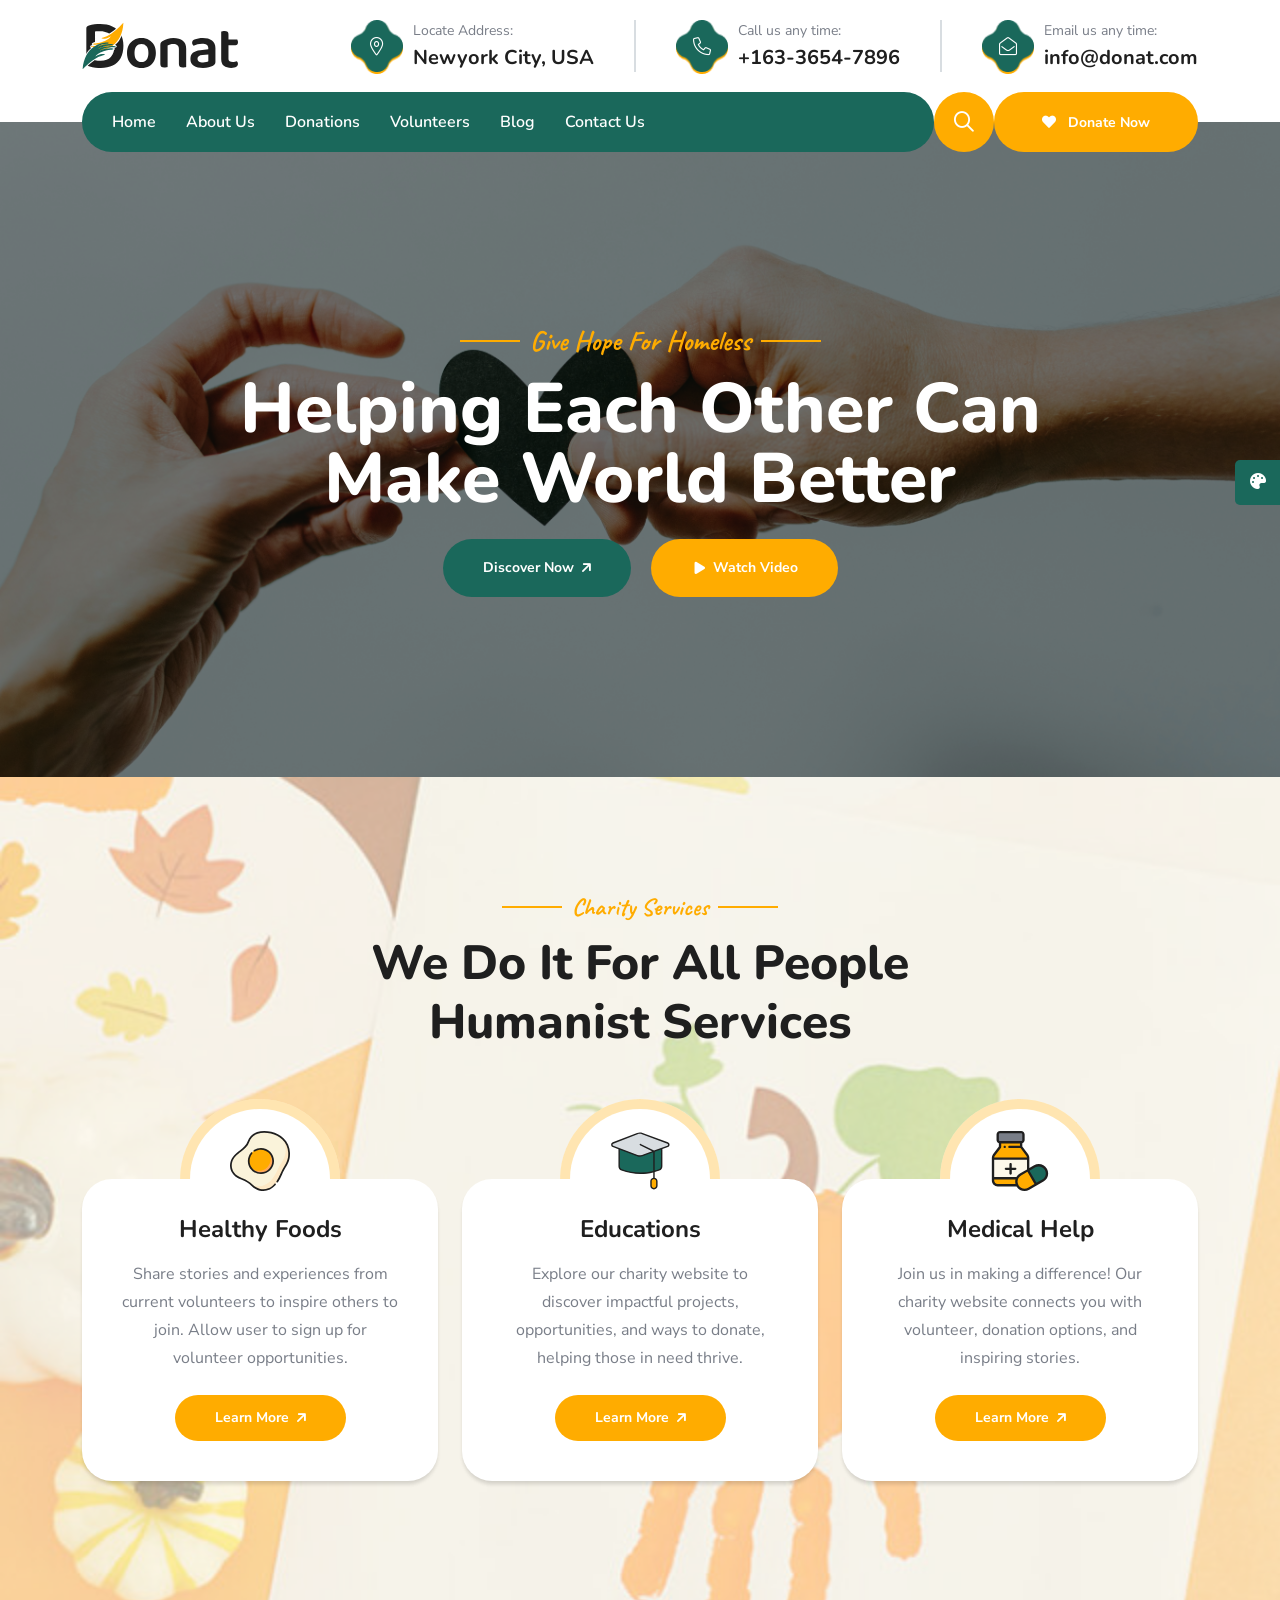
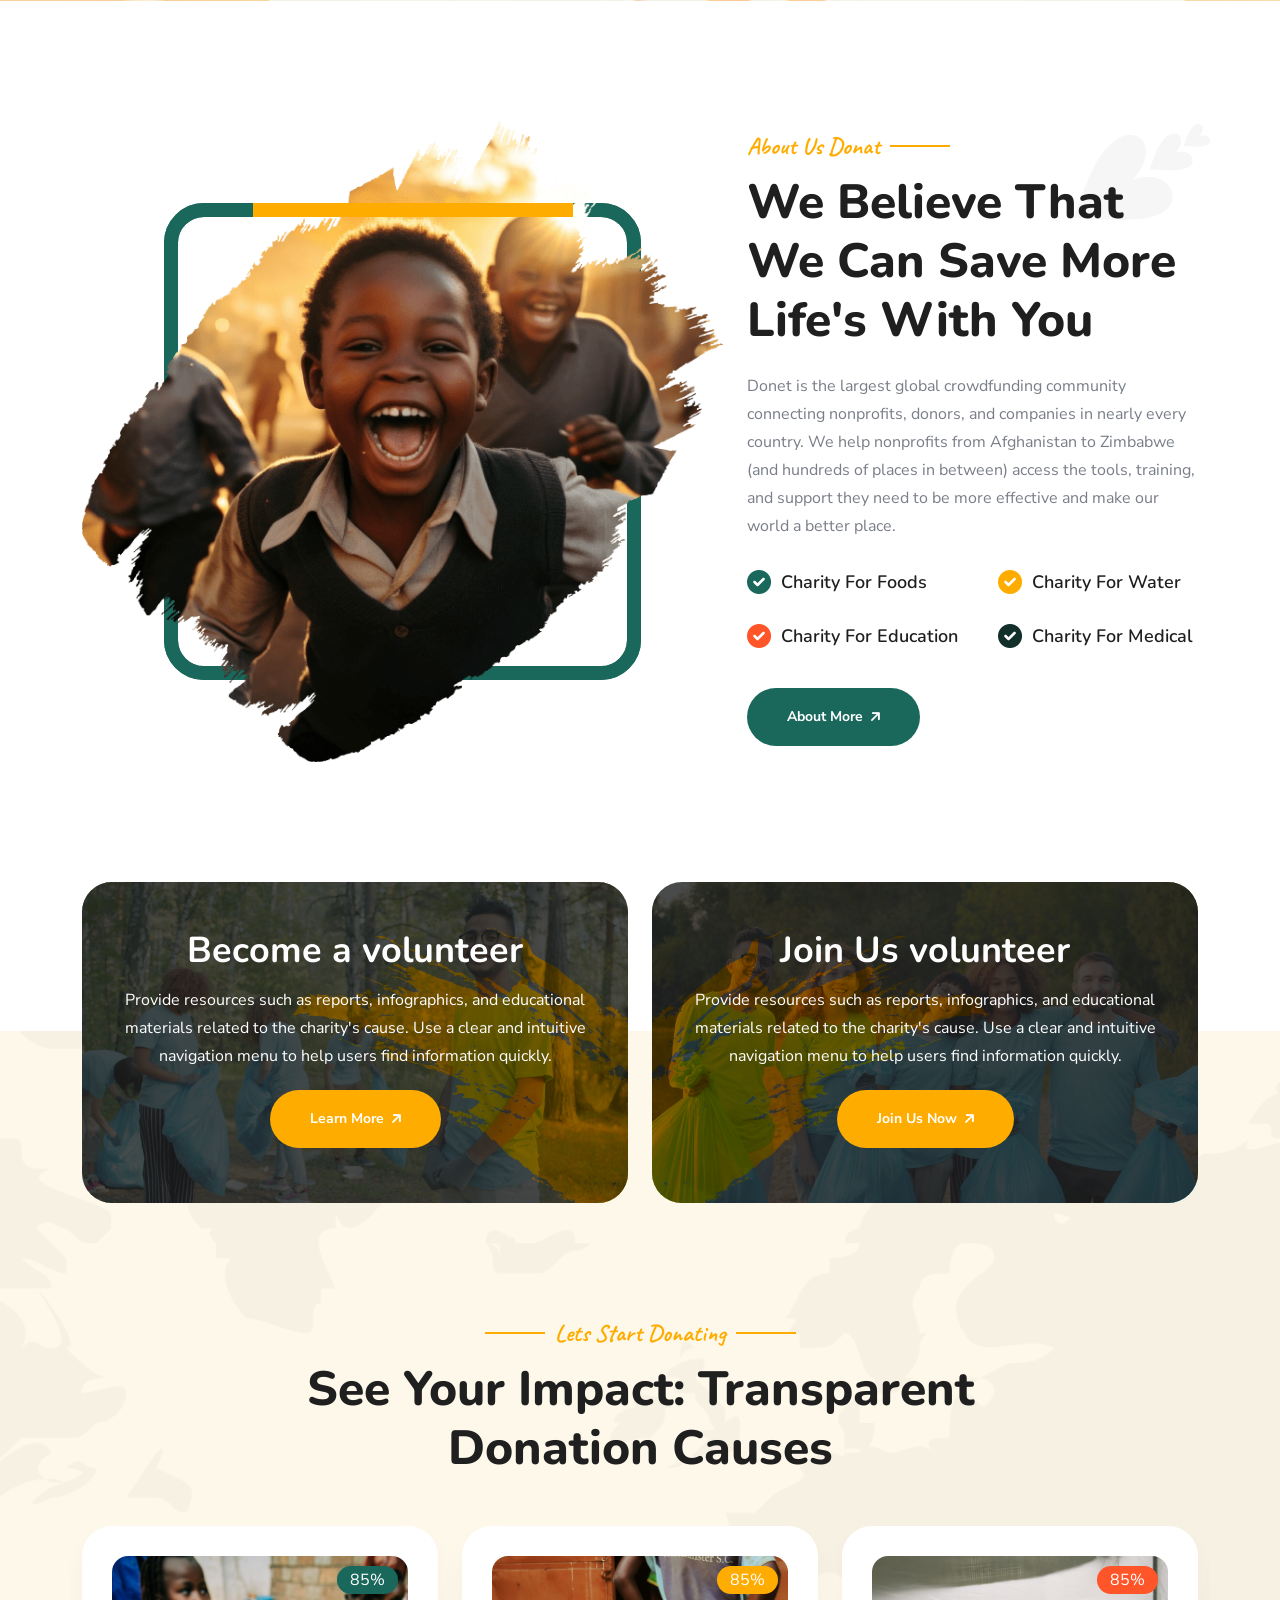
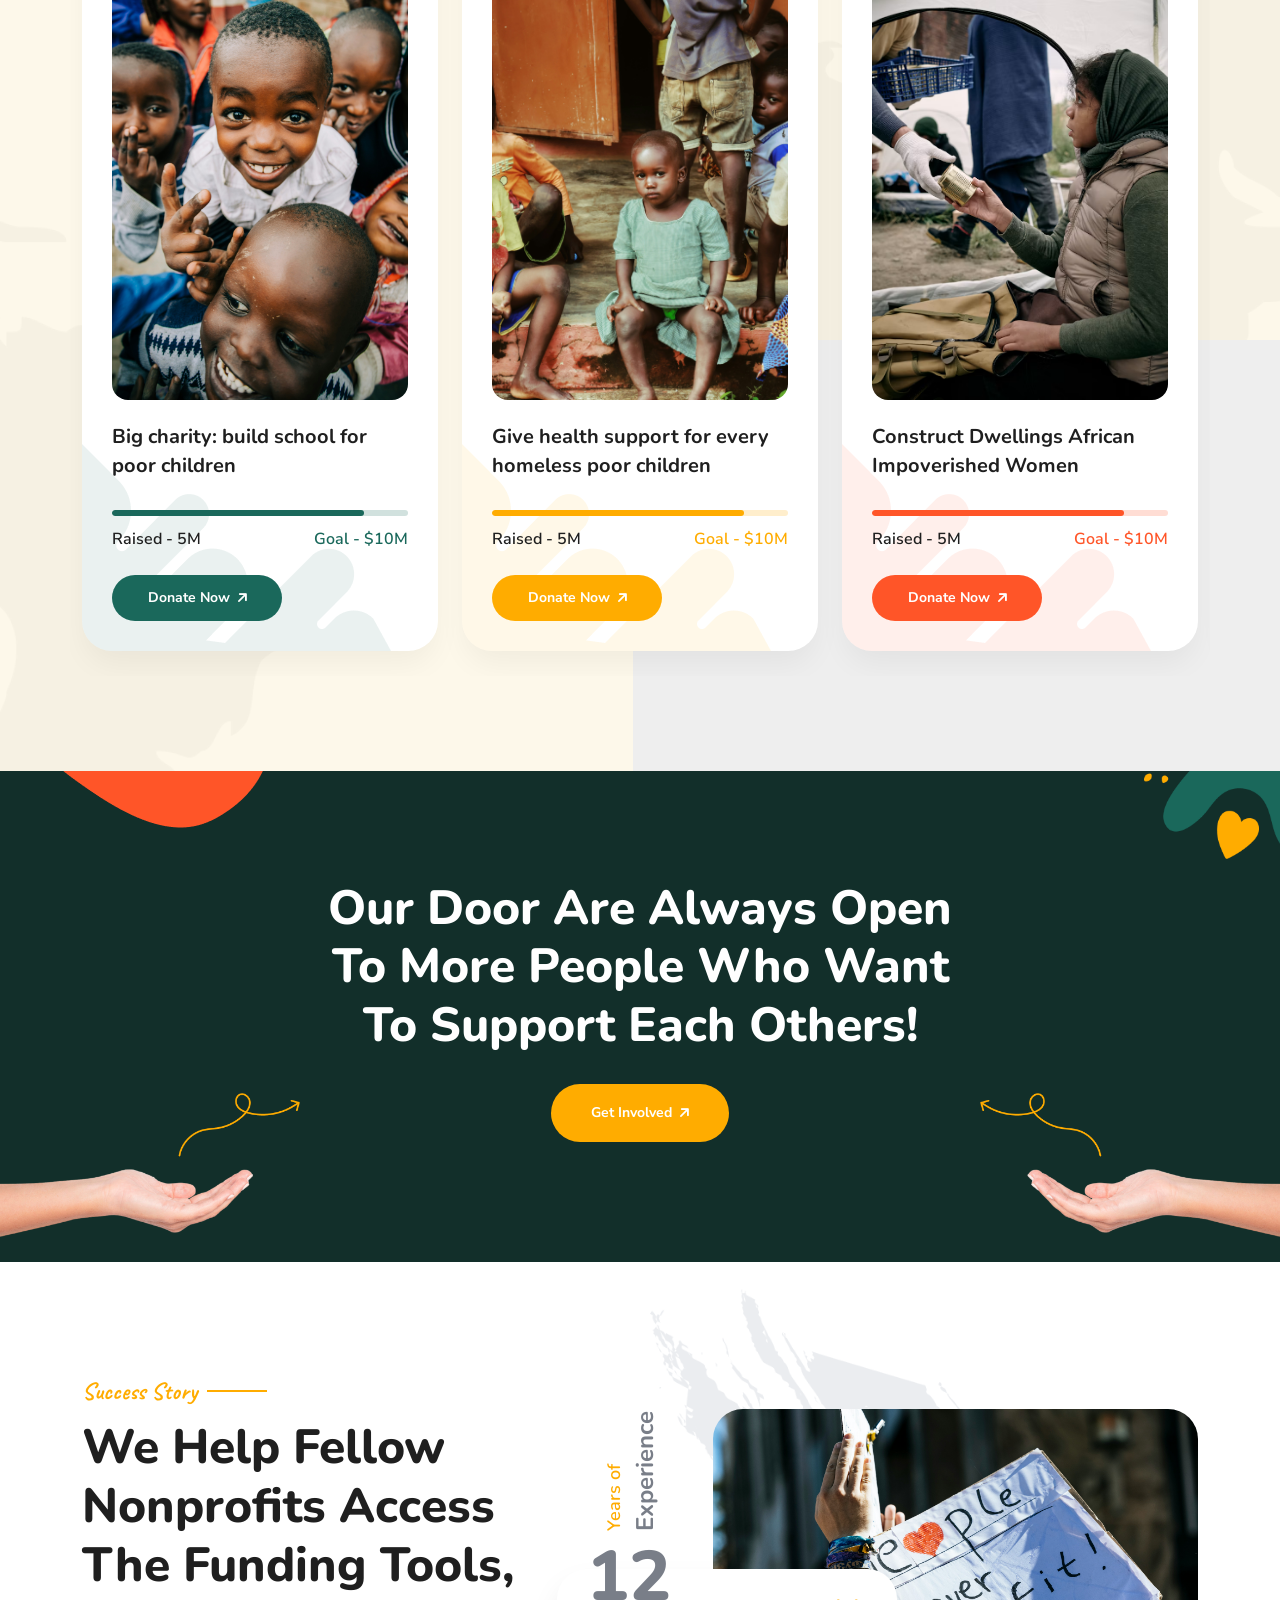
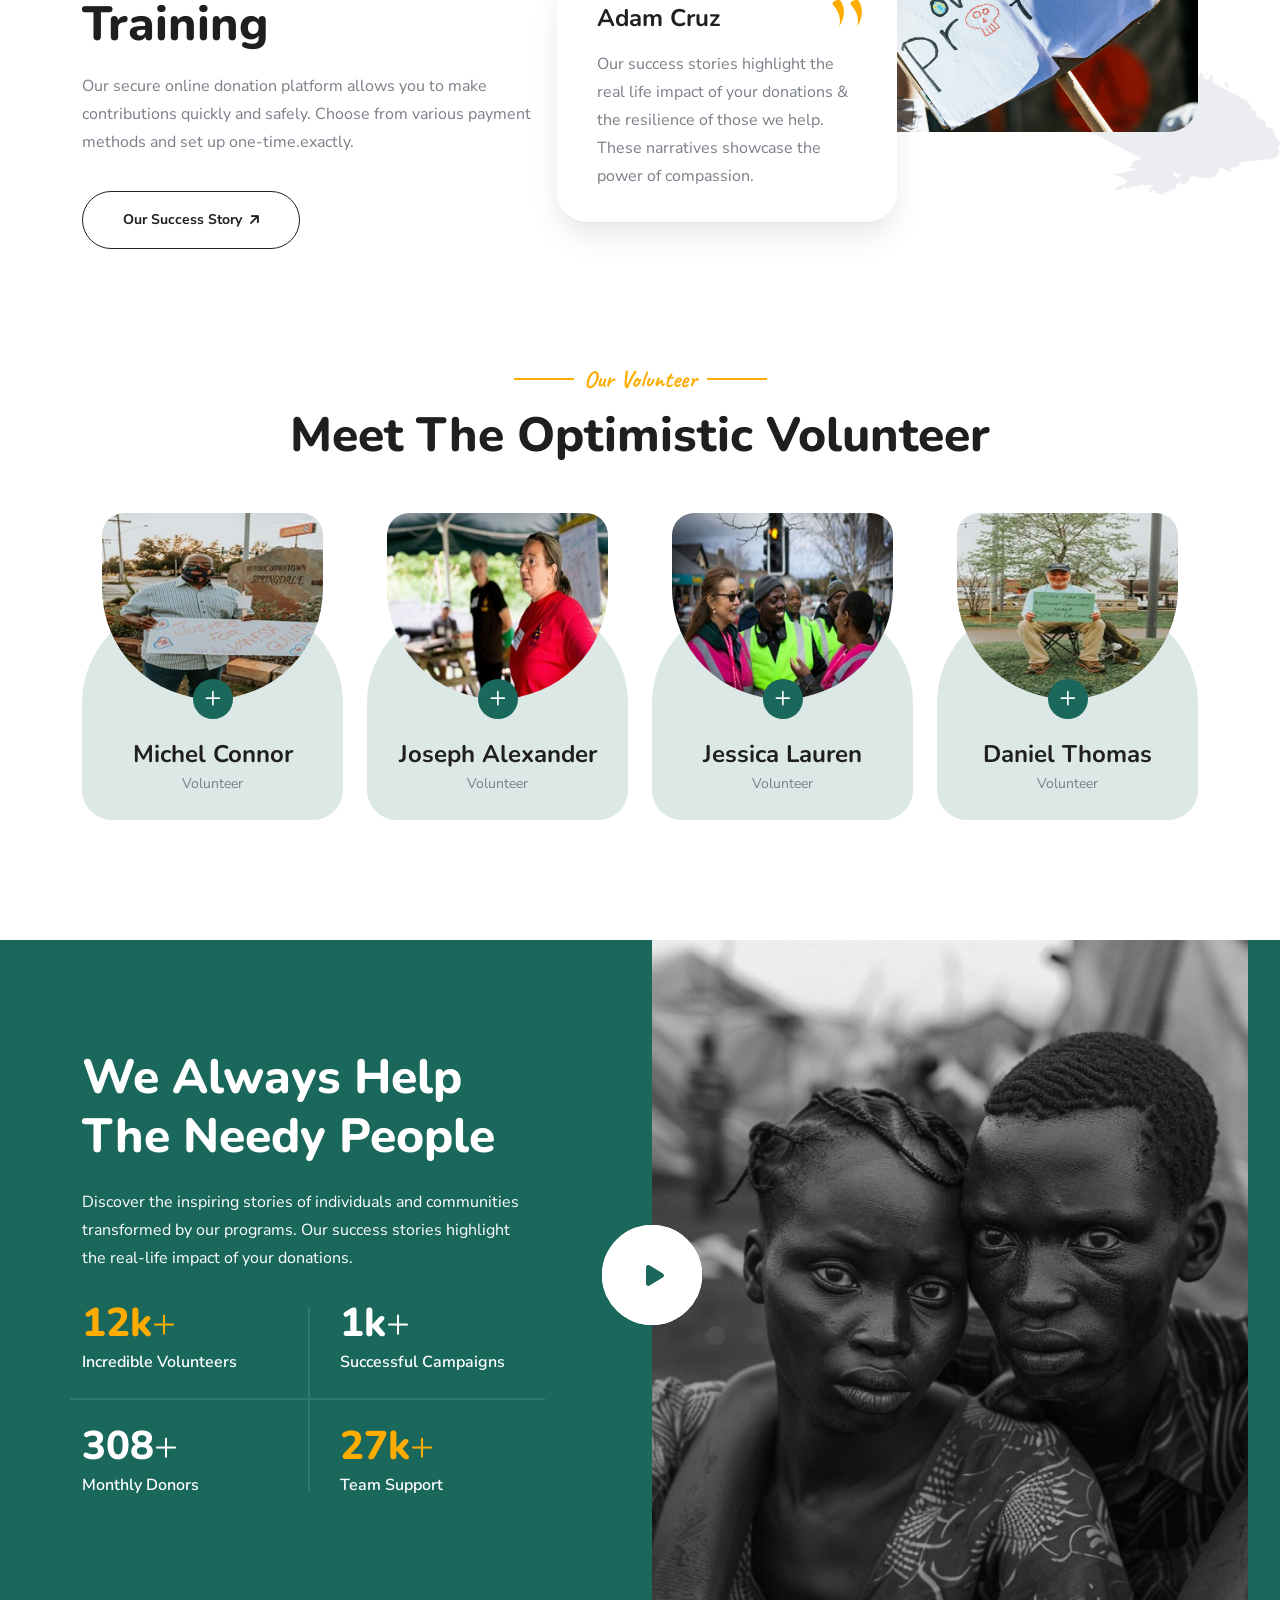
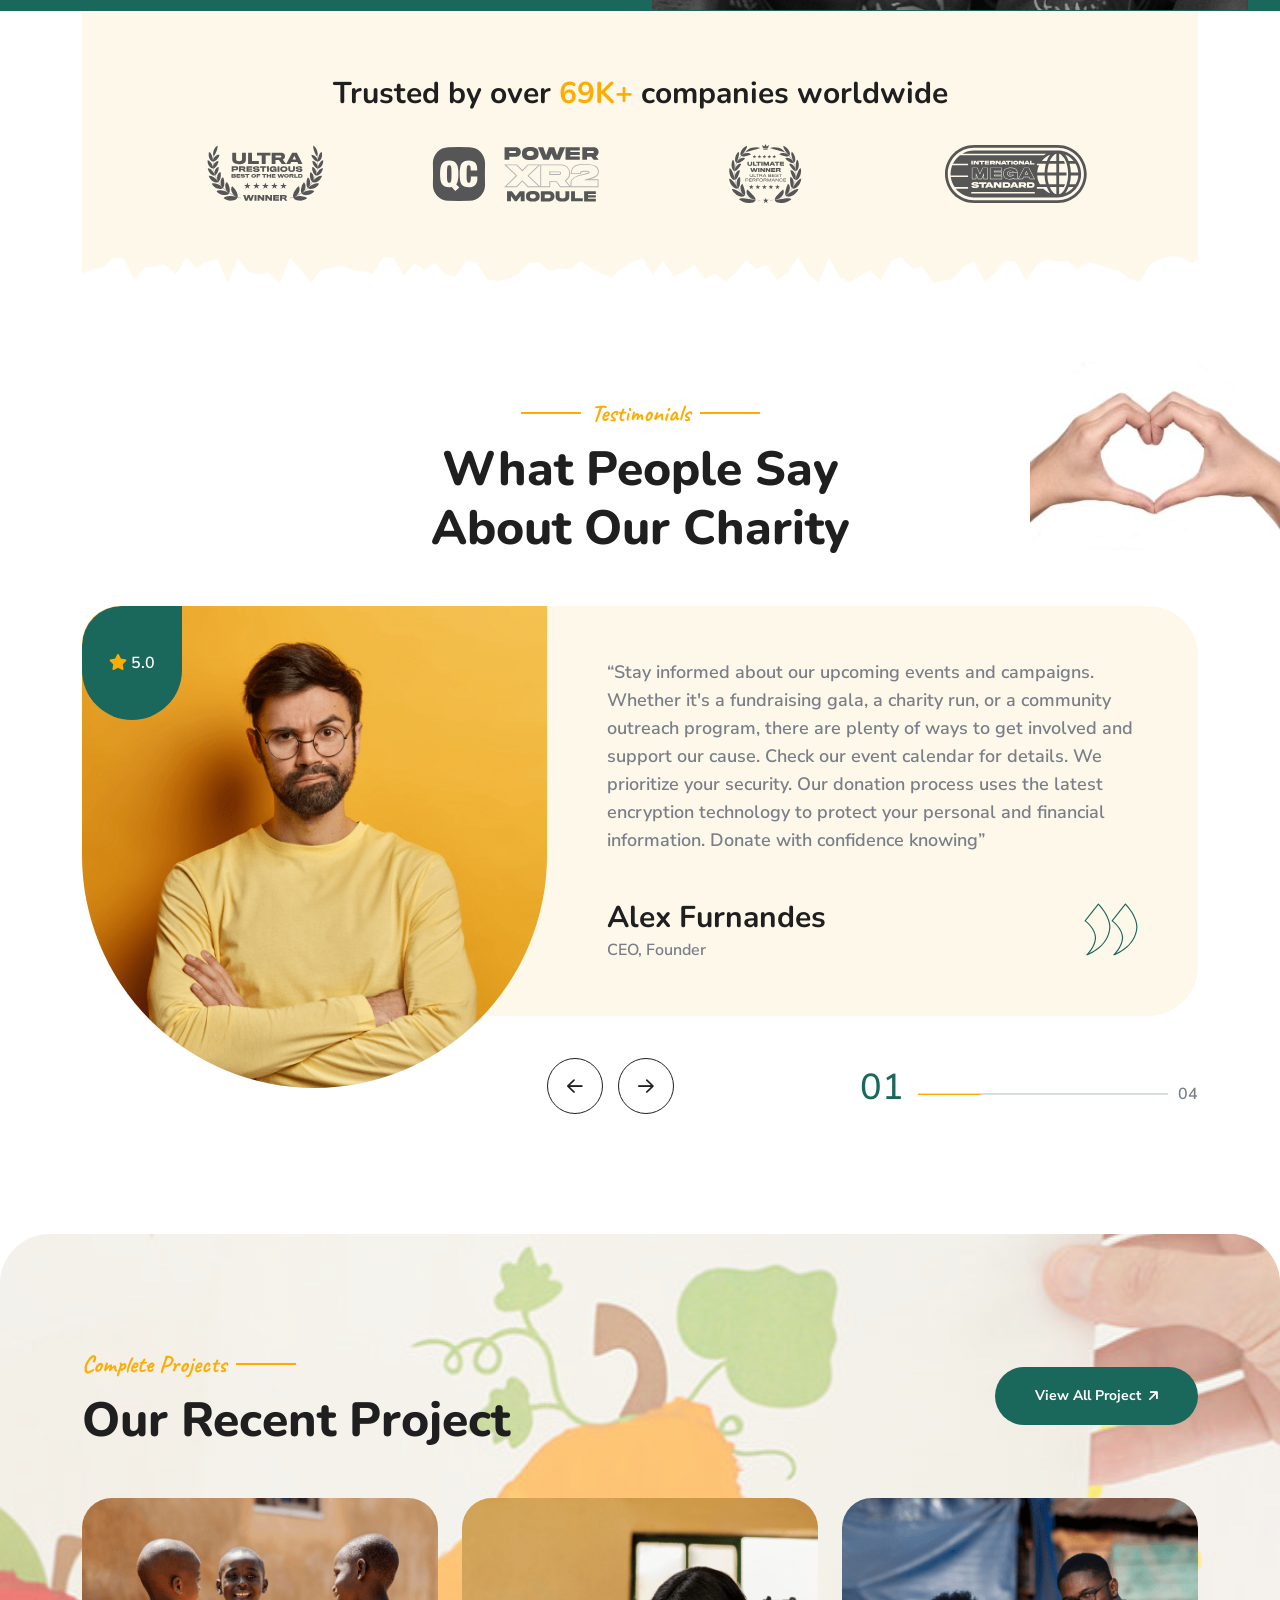
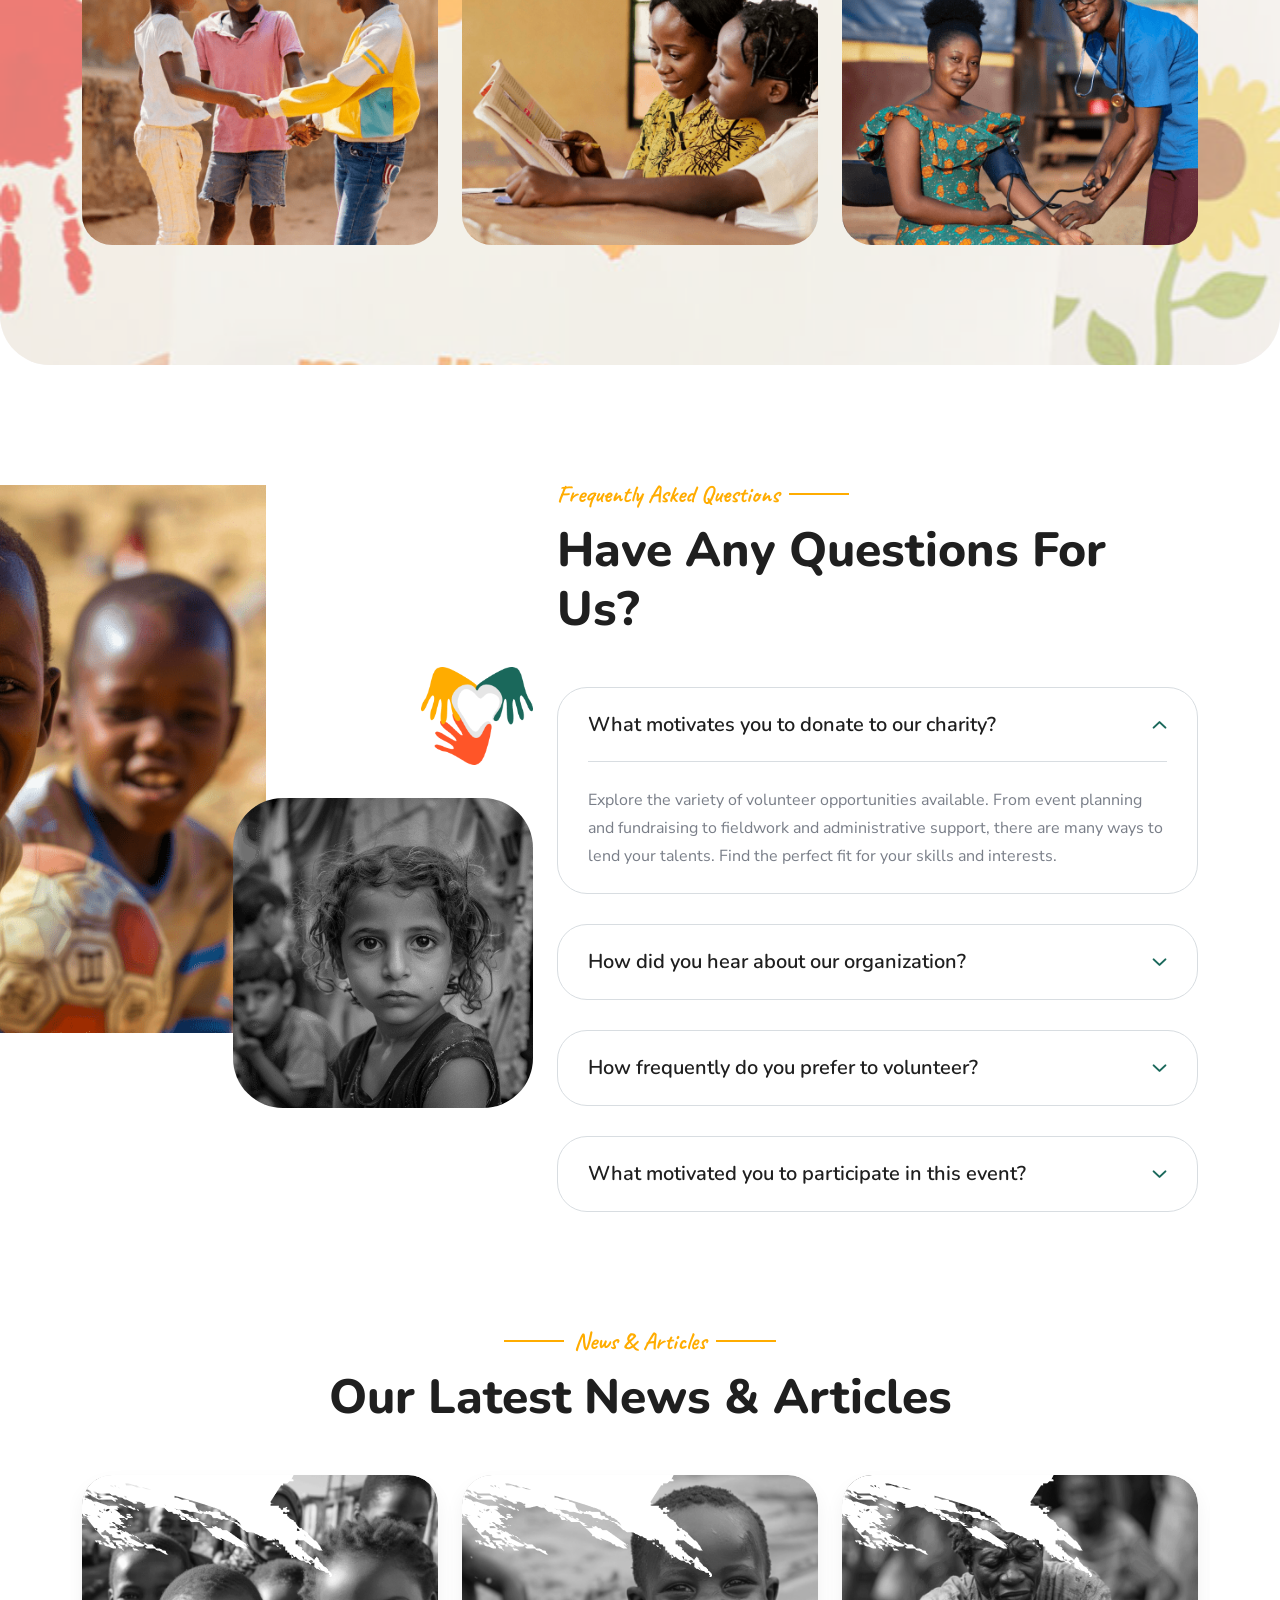
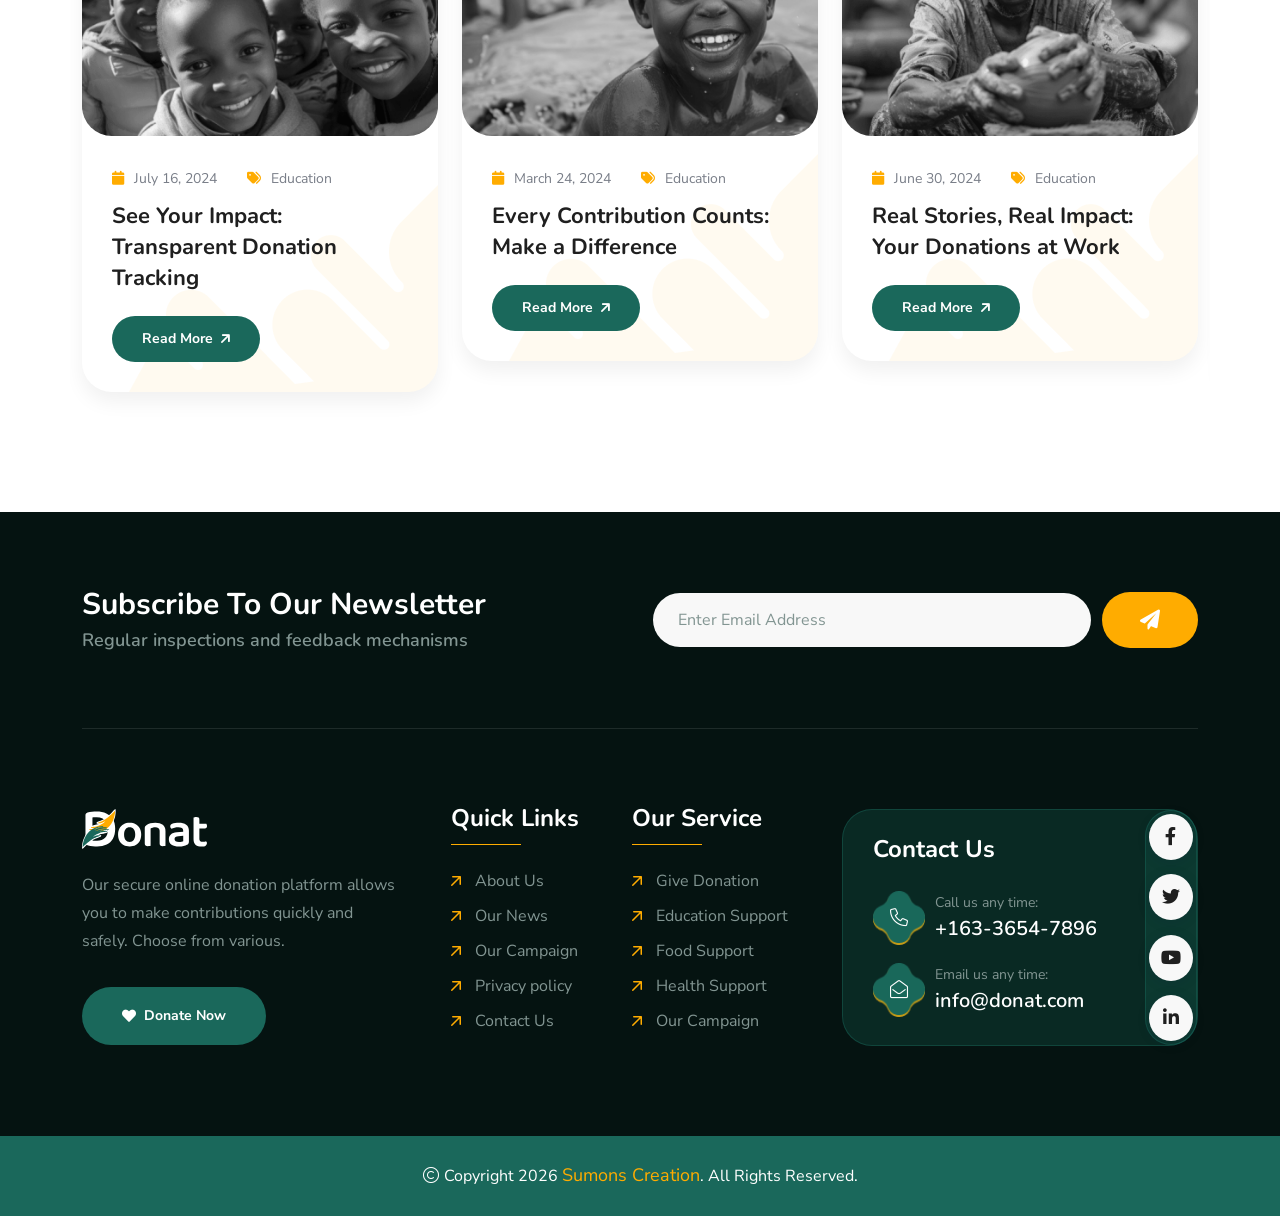
<file: index.html>
<!doctype html>
<html class="no-js" lang="zxx" dir="ltr">

<head>
    <meta charset="utf-8">
    <meta http-equiv="x-ua-compatible" content="ie=edge">
    <title>Donat - Charity & Donation</title>
    <meta name="author" content="Donat">
    <meta name="description" content="Donat - Charity & Donation HTML Template">
    <meta name="keywords" content="Donat - Charity & Donation HTML Template">
    <meta name="robots" content="INDEX,FOLLOW">

    <!-- Mobile Specific Metas -->
    <meta name="viewport" content="width=device-width, initial-scale=1, shrink-to-fit=no">

    <!-- Favicons - Place favicon.ico in the root directory -->
    <link rel="apple-touch-icon" sizes="57x57" href="assets/img/favicons/apple-icon-57x57.png">
    <link rel="apple-touch-icon" sizes="60x60" href="assets/img/favicons/apple-icon-60x60.png">
    <link rel="apple-touch-icon" sizes="72x72" href="assets/img/favicons/apple-icon-72x72.png">
    <link rel="apple-touch-icon" sizes="76x76" href="assets/img/favicons/apple-icon-76x76.png">
    <link rel="apple-touch-icon" sizes="114x114" href="assets/img/favicons/apple-icon-114x114.png">
    <link rel="apple-touch-icon" sizes="120x120" href="assets/img/favicons/apple-icon-120x120.png">
    <link rel="apple-touch-icon" sizes="144x144" href="assets/img/favicons/apple-icon-144x144.png">
    <link rel="apple-touch-icon" sizes="152x152" href="assets/img/favicons/apple-icon-152x152.png">
    <link rel="apple-touch-icon" sizes="180x180" href="assets/img/favicons/apple-icon-180x180.png">
    <link rel="icon" type="image/png" sizes="192x192" href="assets/img/favicons/android-icon-192x192.png">
    <link rel="icon" type="image/png" sizes="32x32" href="assets/img/favicons/favicon-32x32.png">
    <link rel="icon" type="image/png" sizes="96x96" href="assets/img/favicons/favicon-96x96.png">
    <link rel="icon" type="image/png" sizes="16x16" href="assets/img/favicons/favicon-16x16.png">
    <link rel="manifest" href="assets/img/favicons/manifest.json">
    <meta name="msapplication-TileColor" content="#ffffff">
    <meta name="msapplication-TileImage" content="assets/img/favicons/ms-icon-144x144.png">
    <meta name="theme-color" content="#ffffff">

    <!--==============================
	  Google Fonts
	============================== -->
    <link rel="preconnect" href="https://fonts.googleapis.com">
    <link rel="preconnect" href="https://fonts.gstatic.com" crossorigin>
    <link href="https://fonts.googleapis.com/css2?family=Caveat:wght@400..700&family=Nunito+Sans:ital,opsz,wght@0,6..12,200..1000;1,6..12,200..1000&family=Nunito:ital,wght@0,200..1000;1,200..1000&display=swap" rel="stylesheet">

    <!--==============================
	    All CSS File
	============================== -->
    <!-- Bootstrap -->
    <link rel="stylesheet" href="assets/css/bootstrap.min.css">
    <!-- Fontawesome Icon -->
    <link rel="stylesheet" href="assets/css/fontawesome.min.css">
    <!-- Magnific Popup -->
    <link rel="stylesheet" href="assets/css/magnific-popup.min.css">
    <!-- datetimepicker -->
    <link rel="stylesheet" href="assets/css/jquery.datetimepicker.min.css">
    <!-- Swiper Js -->
    <link rel="stylesheet" href="assets/css/swiper-bundle.min.css">
    <!-- Theme Custom CSS -->
    <link rel="stylesheet" href="assets/css/style.css">

</head>

<body>

    

    <!--********************************
   		Code Start From Here 
	******************************** -->

    
    <!--==============================
    Sidemenu
============================== -->
    <div class="sidemenu-wrapper sidemenu-cart ">
        <div class="sidemenu-content">
            <button class="closeButton sideMenuCls"><i class="far fa-times"></i></button>
            <div class="widget woocommerce widget_shopping_cart">
                <h3 class="widget_title">Shopping cart</h3>
                <div class="widget_shopping_cart_content">
                    <ul class="woocommerce-mini-cart cart_list product_list_widget ">
                        <li class="woocommerce-mini-cart-item mini_cart_item">
                            <a href="#" class="remove remove_from_cart_button"><i class="far fa-times"></i></a>
                            <a href="#"><img src="assets/img/product/product_thumb_1_1.png" alt="Cart Image">Books</a>
                            <span class="quantity">1 ×
                                <span class="woocommerce-Price-amount amount">
                                    <span class="woocommerce-Price-currencySymbol">$</span>940.00</span>
                            </span>
                        </li>
                        <li class="woocommerce-mini-cart-item mini_cart_item">
                            <a href="#" class="remove remove_from_cart_button"><i class="far fa-times"></i></a>
                            <a href="#"><img src="assets/img/product/product_thumb_1_2.png" alt="Cart Image">Medicine</a>
                            <span class="quantity">1 ×
                                <span class="woocommerce-Price-amount amount">
                                    <span class="woocommerce-Price-currencySymbol">$</span>899.00</span>
                            </span>
                        </li>
                        <li class="woocommerce-mini-cart-item mini_cart_item">
                            <a href="#" class="remove remove_from_cart_button"><i class="far fa-times"></i></a>
                            <a href="#"><img src="assets/img/product/product_thumb_1_3.png" alt="Cart Image">Dress</a>
                            <span class="quantity">1 ×
                                <span class="woocommerce-Price-amount amount">
                                    <span class="woocommerce-Price-currencySymbol">$</span>756.00</span>
                            </span>
                        </li>
                        <li class="woocommerce-mini-cart-item mini_cart_item">
                            <a href="#" class="remove remove_from_cart_button"><i class="far fa-times"></i></a>
                            <a href="#"><img src="assets/img/product/product_thumb_1_4.png" alt="Cart Image">Chair</a>
                            <span class="quantity">1 ×
                                <span class="woocommerce-Price-amount amount">
                                    <span class="woocommerce-Price-currencySymbol">$</span>723.00</span>
                            </span>
                        </li>
                        <li class="woocommerce-mini-cart-item mini_cart_item">
                            <a href="#" class="remove remove_from_cart_button"><i class="far fa-times"></i></a>
                            <a href="#"><img src="assets/img/product/product_thumb_1_5.png" alt="Cart Image">Cloths</a>
                            <span class="quantity">1 ×
                                <span class="woocommerce-Price-amount amount">
                                    <span class="woocommerce-Price-currencySymbol">$</span>1080.00</span>
                            </span>
                        </li>
                    </ul>
                    <p class="woocommerce-mini-cart__total total">
                        <strong>Subtotal:</strong>
                        <span class="woocommerce-Price-amount amount">
                            <span class="woocommerce-Price-currencySymbol">$</span>4398.00</span>
                    </p>
                    <p class="woocommerce-mini-cart__buttons buttons">
                        <a href="cart.html" class="th-btn wc-forward">View cart</a>
                        <a href="checkout.html" class="th-btn checkout wc-forward">Checkout</a>
                    </p>
                </div>
            </div>
        </div>
    </div>
    <div class="popup-search-box d-none d-lg-block">
        <button class="searchClose"><i class="far fa-times"></i></button>
        <form action="#">
            <input type="text" placeholder="What are you looking for?">
            <button type="submit"><i class="fal fa-search"></i></button>
        </form>
    </div><!--==============================
    Mobile Menu
  ============================== -->
    <div class="th-menu-wrapper">
        <div class="th-menu-area text-center">
            <button class="th-menu-toggle"><i class="fal fa-times"></i></button>
            <div class="mobile-logo">
                <a href="index.html"><img src="assets/img/logo.svg" alt="Donat"></a>
            </div>
            <div class="th-mobile-menu">
                <ul>
                    <li class="#">
                        <a href="index.html">Home</a>
                        
                    </li>
                    <li><a href="about.html">About Us</a></li>
                    <li class="#">
                        <a href="donation.html">Donations</a>
                  </li>
                    <li class="#">
                        <a href="Volunteers.html">Volunteers</a>
                        
                    </li>
                    <li class="#">
                        <a href="blog.html">Blog</a>
                        
                    </li>
                    <li>
                        <a href="contact.html">Contact Us</a>
                    </li>
                </ul>
            </div>
        </div>
    </div>
    <div class="color-scheme-wrap active">
        <button class="switchIcon"><i class="fa-solid fa-palette"></i></button>
        <h3 class="color-scheme-wrap-title text-center">Color Switcher</h3>
        <h4 class="color-scheme-wrap-subtitle text-center">Theme Color</h4>
        <div class="color-switch-btns">
            <button data-color="#1A685B"><i class="fa-solid fa-droplet"></i></button>
            <button data-color="#f34e3a"><i class="fa-solid fa-droplet"></i></button>
            <button data-color="#FF4857"><i class="fa-solid fa-droplet"></i></button>
            <button data-color="#3843C1"><i class="fa-solid fa-droplet"></i></button>
            <button data-color="#FF7E02"><i class="fa-solid fa-droplet"></i></button>
        </div>
        <h4 class="color-scheme-wrap-subtitle mt-20 text-center">Secondary Color</h4>
        <div class="secondary-color-switch-btns">
            <button data-secondary-color="#FFAC00"><i class="fa-solid fa-droplet"></i></button>
            <button data-secondary-color="#F41E1E"><i class="fa-solid fa-droplet"></i></button>
            <button data-secondary-color="#f34e3a"><i class="fa-solid fa-droplet"></i></button>
            <button data-secondary-color="#FF4857"><i class="fa-solid fa-droplet"></i></button>
            <button data-secondary-color="#3843C1"><i class="fa-solid fa-droplet"></i></button>
        </div>
    </div><!--==============================
	Header Area
==============================-->
    <header class="th-header header-default">
        <div class="menu-top">
            <div class="container">
                <div class="row justify-content-center justify-content-lg-between align-items-center gy-2">
                    <div class="col-auto d-none d-lg-block">
                        <div class="header-logo">
                            <a href="index.html"><img src="assets/img/logo.svg" alt="Donat"></a>
                        </div>
                    </div>
                    <div class="col-auto d-none d-md-block">
                        <div class="info-card-wrap">
                            <div class="info-card">
                                <div class="box-icon">
                                    <i class="fal fa-map-marker-alt"></i>
                                    <div class="bg-shape1" data-mask-src="assets/img/shape/info_card_icon_bg_shape_1_1.png"></div>
                                    <div class="bg-shape2" data-mask-src="assets/img/shape/info_card_icon_bg_shape_1_1.png"></div>
                                </div>
                                <div class="box-content">
                                    <p class="box-text">Locate Address:</p>
                                    <h4 class="box-title"><a href="https://www.google.com/maps">Newyork City, USA</a></h4>
                                </div>
                            </div>
                            <div class="info-card">
                                <div class="box-icon">
                                    <i class="fal fa-phone"></i>
                                    <div class="bg-shape1" data-mask-src="assets/img/shape/info_card_icon_bg_shape_1_1.png"></div>
                                    <div class="bg-shape2" data-mask-src="assets/img/shape/info_card_icon_bg_shape_1_1.png"></div>
                                </div>
                                <div class="box-content">
                                    <p class="box-text">Call us any time:</p>
                                    <h4 class="box-title"><a href="tel:16336547896">+163-3654-7896</a></h4>
                                </div>
                            </div>
                            <div class="info-card">
                                <div class="box-icon">
                                    <i class="fal fa-envelope-open"></i>
                                    <div class="bg-shape1" data-mask-src="assets/img/shape/info_card_icon_bg_shape_1_1.png"></div>
                                    <div class="bg-shape2" data-mask-src="assets/img/shape/info_card_icon_bg_shape_1_1.png"></div>
                                </div>
                                <div class="box-content">
                                    <p class="box-text">Email us any time:</p>
                                    <h4 class="box-title"><a href="mailto:info@donat.com">info@donat.com</a></h4>
                                </div>
                            </div>
                        </div>
                    </div>
                    <div class="col-auto header-social-col">
                        <div class="th-social">
                            <a href="https://www.facebook.com/"><i class="fab fa-facebook-f"></i></a>
                            <a href="https://www.twitter.com/"><i class="fab fa-twitter"></i></a>
                            <a href="https://www.youtube.com/"><i class="fab fa-youtube"></i></a>
                            <a href="https://www.linkedin.com/"><i class="fab fa-linkedin-in"></i></a>
                        </div>
                    </div>
                </div>
            </div>
        </div>
        <div class="sticky-wrapper">
            <!-- Main Menu Area -->
            <div class="container">
                <div class="menu-area">
                    <div class="menu-area-wrap">
                        <div class="col-auto d-inline-block d-lg-none">
                            <div class="header-logo">
                                <a href="index.html"><img src="assets/img/logo-white.svg" alt="Donat"></a>
                            </div>
                        </div>
                        <nav class="main-menu d-none d-lg-block">
                    <ul>
                    <li class="#">
                        <a href="index.html">Home</a>
                        
                    </li>
                    <li><a href="about.html">About Us</a></li>
                    <li class="#">
                        <a href="donation.html">Donations</a>
                  </li>
                    <li class="#">
                        <a href="Volunteers.html">Volunteers</a>
                        
                    </li>
                    <li class="#">
                        <a href="blog.html">Blog</a>
                        
                    </li>
                    <li>
                        <a href="contact.html">Contact Us</a>
                    </li>
                </ul>
                        </nav>
                        <p class="header-notice"><img class="me-1" src="assets/img/icon/heart-icon.svg" alt="img">Are you ready to help them? Let’s become a volunteers...</p>
                    </div>
                    <div class="header-button">
                        <button type="button" class="icon-btn style2 searchBoxToggler d-lg-block d-none"><i class="far fa-search"></i></button>
                        
                        <a href="contact.html" class="th-btn style3 d-lg-block d-none"><i class="fas fa-heart me-2"></i> Donate Now</a>
                        <button type="button" class="icon-btn th-menu-toggle d-lg-none"><i class="far fa-bars"></i></button>
                    </div>
                </div>
            </div>
        </div>
    </header>



    <!--==============================
Hero Area
==============================-->
    <div class="th-hero-wrapper hero-1" id="hero">
        <div class="swiper th-slider hero-slider1" id="heroSlide1" data-slider-options='{"effect":"fade", "autoHeight": "true"}'>
            <div class="swiper-wrapper">
                <div class="swiper-slide">
                    <div class="hero-inner" data-bg-src="assets/img/hero/hero_bg_1_1.jpg" data-overlay="black4" data-opacity="5">
                        <div class="hero-bg-shape1-1">
                            <img src="assets/img/hero/hero-bg-shape1-1.png" alt="img">
                        </div>
                        <div class="container">
                            <div class="row justify-content-center">
                                <div class="col-xl-12">
                                    <div class="hero-style1 text-center">
                                        <span class="sub-title justify-content-center" data-ani="slideinup" data-ani-delay="0.2s">Give Hope For Homeless</span>
                                        <h1 class="hero-title text-white">
                                            <span class="title1" data-ani="slideinup" data-ani-delay="0.4s">
                                                Helping Each Other Can </span>
                                            <span class="title1" data-ani="slideinup" data-ani-delay="0.4s">
                                                Make World Better </span>
                                        </h1>
                                        <div class="btn-wrap justify-content-center" data-ani="slideinup" data-ani-delay="0.7s">
                                            <a href="contact.html" class="th-btn style4">Discover Now <i class="fas fa-arrow-up-right ms-2"></i></a>
                                            <a href="https://www.youtube.com/watch?v=_sI_Ps7JSEk" class="th-btn style5 popup-video"><i class="fas fa-play me-2"></i> Watch Video</a>
                                        </div>
                                    </div>
                                </div>
                            </div>
                        </div>
                    </div>

                </div>
                <div class="swiper-slide">
                    <div class="hero-inner" data-bg-src="assets/img/hero/hero_bg_1_2.jpg" data-overlay="black4" data-opacity="5">
                        <div class="hero-bg-shape1-1">
                            <img src="assets/img/hero/hero-bg-shape1-1.png" alt="img">
                        </div>
                        <div class="container">
                            <div class="row justify-content-center">
                                <div class="col-xl-12">
                                    <div class="hero-style1 text-center">
                                        <span class="sub-title justify-content-center" data-ani="slideinup" data-ani-delay="0.2s">Welcome to Donat Charity</span>
                                        <h1 class="hero-title text-white">
                                            <span class="title1" data-ani="slideinup" data-ani-delay="0.4s">
                                                Every Donation Counts </span>
                                            <span class="title1" data-ani="slideinup" data-ani-delay="0.4s">
                                                Every Heart Matters </span>
                                        </h1>
                                        <div class="btn-wrap justify-content-center" data-ani="slideinup" data-ani-delay="0.7s">
                                            <a href="contact.html" class="th-btn style4">Discover Now <i class="fas fa-arrow-up-right ms-2"></i></a>
                                            <a href="https://www.youtube.com/watch?v=_sI_Ps7JSEk" class="th-btn style5 popup-video"><i class="fas fa-play me-2"></i> Watch Video</a>
                                        </div>
                                    </div>
                                </div>
                            </div>
                        </div>
                    </div>

                </div>
            </div>
        </div>
    </div>
    <!--======== / Hero Section ========-->
    <!--==============================
Service Area  
==============================-->
    <section class="overflow-hidden space" id="service-sec" data-bg-src="assets/img/bg/gray-bg1.png" data-overlay="gray" data-opacity="6">
        <div class="shape-mockup service-bg-shape1-1 d-xxl-inline-block d-none" data-top="15%" data-left="0">
            <div class="color-masking">
                <div class="masking-src" data-mask-src="assets/img/shape/hand-shape1.png"></div>
                <img src="assets/img/shape/hand-shape1.png" alt="img">
            </div>
        </div>
        <div class="shape-mockup service-bg-shape1-2 d-xxl-inline-block d-none" data-top="35%" data-left="0">
            <div class="color-masking">
                <div class="masking-src" data-mask-src="assets/img/shape/hand-shape2.png"></div>
                <img src="assets/img/shape/hand-shape2.png" alt="img">
            </div>
        </div>
        <div class="service-bg-shape1-3 d-xxl-inline-block d-none"></div>
        <div class="service-bg-shape1-4 d-xxl-inline-block d-none"></div>
        <div class="container">
            <div class="row justify-content-center">
                <div class="col-lg-7">
                    <div class="title-area text-center">
                        <span class="sub-title">Charity Services</span>
                        <h2 class="sec-title">We Do it for all People
                            Humanist Services</h2>
                    </div>
                </div>
            </div>
            <div class="row gy-30 gx-30 justify-content-center">
                <div class="col-xl-4 col-md-6">
                    <div class="service-card">
                        <div class="box-icon">
                            <img src="assets/img/icon/service-icon/service-card-icon1-1.svg" alt="Icon">
                        </div>
                        <div class="box-content">
                            <h3 class="box-title"><a href="about.html">Healthy Foods</a></h3>
                            <p class="box-text">Share stories and experiences from current volunteers to inspire others to join. Allow user to sign up for volunteer opportunities.</p>
                            <a href="about.html" class="th-btn">Learn More<i class="fas fa-arrow-up-right ms-2"></i></a>
                        </div>
                    </div>
                </div>
                <div class="col-xl-4 col-md-6">
                    <div class="service-card">
                        <div class="box-icon">
                            <img src="assets/img/icon/service-icon/service-card-icon1-2.svg" alt="Icon">
                        </div>
                        <div class="box-content">
                            <h3 class="box-title"><a href="about.html">Educations</a></h3>
                            <p class="box-text">Explore our charity website to discover impactful projects, opportunities, and ways to donate, helping those in need thrive.</p>
                            <a href="about.html" class="th-btn">Learn More<i class="fas fa-arrow-up-right ms-2"></i></a>
                        </div>
                    </div>
                </div>
                <div class="col-xl-4 col-md-6">
                    <div class="service-card">
                        <div class="box-icon">
                            <img src="assets/img/icon/service-icon/service-card-icon1-3.svg" alt="Icon">
                        </div>
                        <div class="box-content">
                            <h3 class="box-title"><a href="about.html">Medical Help</a></h3>
                            <p class="box-text">Join us in making a difference! Our charity website connects you with volunteer, donation options, and inspiring stories.</p>
                            <a href="about.html" class="th-btn">Learn More<i class="fas fa-arrow-up-right ms-2"></i></a>
                        </div>
                    </div>
                </div>
            </div>
        </div>
    </section>

    <!--==============================
About Area  
==============================-->
    <div class="overflow-hidden space" id="about-sec">
        <div class="shape-mockup about-bg-shape1-1 jump-reverse" data-top="10%" data-right="5%">
            <img src="assets/img/shape/heart-shape1.png" alt="shape">
        </div>
        <div class="container">
            <div class="row gy-4 align-items-center">
                <div class="col-xl-7">
                    <div class="img-box1">
                        <div class="img-box1">
                        <div class="img1" data-mask-src="assets/img/normal/about_1_1-mask.png">
                           
                        </div>
                         <img src="assets/img/normal/about_1_1.png" alt="About">
                    </div>
                    </div>
                </div>
                <div class="col-xl-5">
                    <div class="about-wrap1">
                        <div class="title-area mb-30">
                            <span class="sub-title before-none">About Us Donat</span>
                            <h2 class="sec-title">We Believe that We can Save More Life's with you</h2>
                            <p class="">Donet is the largest global crowdfunding community connecting nonprofits, donors, and companies in nearly every country. We help nonprofits from Afghanistan to Zimbabwe (and hundreds of places in between) access the tools, training, and support they need to be more effective and make our world a better place.</p>
                        </div>
                        <div class="checklist style2 list-two-column">
                            <ul>
                                <li>Charity For Foods</li>
                                <li data-theme-color="var(--theme-color2)">Charity For Water</li>
                                <li data-theme-color="#FF5528">Charity For Education</li>
                                <li data-theme-color="#122F2A">Charity For Medical</li>
                            </ul>
                        </div>
                        <div class="btn-wrap mt-40">
                            <a href="about.html" class="th-btn">About More<i class="fas fa-arrow-up-right ms-2"></i></a>
                        </div>
                    </div>
                </div>

            </div>
        </div>
    </div>
    <!--==============================
Cta Area  
==============================-->
    <div class="cta-area-1">
        <div class="container z-index-common " data-pos-for="#donation-sec" data-sec-pos="bottom-half">
            <div class="row gy-4">
                <div class="col-lg-6">
                    <div class="cta-card" data-bg-src="assets/img/bg/cta-bg1-1.jpg">
                        <div class="shape-mockup cta-card-bg-shape" data-bottom="0" data-right="0" data-mask-src="assets/img/shape/cta_shape1_1.png">
                            <img src="assets/img/shape/cta_shape1_1.png" alt="img">
                        </div>
                        <h3 class="box-title">Become a volunteer</h3>
                        <p class="box-text">Provide resources such as reports, infographics, and educational materials related to the charity's cause. Use a clear and intuitive navigation menu to help users find information quickly.</p>
                        <a href="contact.html" class="th-btn style5">Learn More <i class="fas fa-arrow-up-right ms-2"></i></a>
                    </div>
                </div>
                <div class="col-lg-6">
                    <div class="cta-card style2" data-bg-src="assets/img/bg/cta-bg1-2.jpg">
                        <div class="shape-mockup cta-card-bg-shape" data-bottom="0" data-left="0" data-mask-src="assets/img/shape/cta_shape1_1.png">
                            <img src="assets/img/shape/cta_shape1_1.png" alt="img">
                        </div>
                        <h3 class="box-title">Join Us volunteer</h3>
                        <p class="box-text">Provide resources such as reports, infographics, and educational materials related to the charity's cause. Use a clear and intuitive navigation menu to help users find information quickly.</p>
                        <a href="contact.html" class="th-btn style5">Join Us Now <i class="fas fa-arrow-up-right ms-2"></i></a>
                    </div>
                </div>
            </div>
        </div>
    </div><!--==============================
Donation Area  
==============================-->
    <section class="space bg-gray" data-bg-src="assets/img/bg/donation-bg1-1.png" id="donation-sec">
        <div class="shape-mockup donation-bg-shape1-1" data-bottom="0" data-right="0"><img src="assets/img/shape/donation-shape1-1.png" alt="shape"></div>
        <div class="container">
            <div class="row justify-content-center">
                <div class="col-lg-8">
                    <div class="title-area text-center">
                        <span class="sub-title">Lets Start Donating</span>
                        <h2 class="sec-title">See Your Impact: Transparent
                            Donation Causes</h2>
                    </div>
                </div>
            </div>
            <div class="slider-area">
                <div class="swiper th-slider has-shadow" id="donationSlider1" data-slider-options='{"breakpoints":{"0":{"slidesPerView":1},"576":{"slidesPerView":"1"},"768":{"slidesPerView":"2"},"992":{"slidesPerView":"2"},"1200":{"slidesPerView":"3"}}, "autoHeight": "true"}'>
                    <div class="swiper-wrapper">
                        <div class="swiper-slide">
                            <div class="donation-card" data-theme-color="">
                                <div class="donation-card-shape" data-mask-src="assets/img/donation/donation-card-bg-shape1-1.png"></div>
                                <div class="box-thumb">
                                    <img src="assets/img/donation/donation1-1.png" alt="image">
                                    <div class="donation-card-tag">85%</div>
                                </div>
                                <div class="box-content">
                                    <h3 class="box-title"><a href="blog-details.html">Big charity: build school for poor children</a></h3>
                                    <div class="donation-card_progress-wrap">

                                        <div class="progress">
                                            <div class="progress-bar" style="width: 85%;">
                                            </div>
                                        </div>
                                        <div class="donation-card_progress-content">
                                            <span class="donation-card_raise">Raised - 5M</span>
                                            <span class="donation-card_goal">Goal - $10M</span>
                                        </div>
                                    </div>
                                    <a href="blog-details.html" class="th-btn style6">Donate Now <i class="fas fa-arrow-up-right ms-2"></i></a>
                                </div>
                            </div>
                        </div>

                        <div class="swiper-slide">
                            <div class="donation-card" data-theme-color="var(--theme-color2)">
                                <div class="donation-card-shape" data-mask-src="assets/img/donation/donation-card-bg-shape1-1.png"></div>
                                <div class="box-thumb">
                                    <img src="assets/img/donation/donation1-2.png" alt="image">
                                    <div class="donation-card-tag">85%</div>
                                </div>
                                <div class="box-content">
                                    <h3 class="box-title"><a href="blog-details.html">Give health support for every homeless poor children</a></h3>
                                    <div class="donation-card_progress-wrap">

                                        <div class="progress">
                                            <div class="progress-bar" style="width: 85%;">
                                            </div>
                                        </div>
                                        <div class="donation-card_progress-content">
                                            <span class="donation-card_raise">Raised - 5M</span>
                                            <span class="donation-card_goal">Goal - $10M</span>
                                        </div>
                                    </div>
                                    <a href="blog-details.html" class="th-btn style6">Donate Now <i class="fas fa-arrow-up-right ms-2"></i></a>
                                </div>
                            </div>
                        </div>

                        <div class="swiper-slide">
                            <div class="donation-card" data-theme-color="#FF5528">
                                <div class="donation-card-shape" data-mask-src="assets/img/donation/donation-card-bg-shape1-1.png"></div>
                                <div class="box-thumb">
                                    <img src="assets/img/donation/donation1-3.png" alt="image">
                                    <div class="donation-card-tag">85%</div>
                                </div>
                                <div class="box-content">
                                    <h3 class="box-title"><a href="blog-details.html">Construct Dwellings African Impoverished Women</a></h3>
                                    <div class="donation-card_progress-wrap">

                                        <div class="progress">
                                            <div class="progress-bar" style="width: 85%;">
                                            </div>
                                        </div>
                                        <div class="donation-card_progress-content">
                                            <span class="donation-card_raise">Raised - 5M</span>
                                            <span class="donation-card_goal">Goal - $10M</span>
                                        </div>
                                    </div>
                                    <a href="blog-details.html" class="th-btn style6">Donate Now <i class="fas fa-arrow-up-right ms-2"></i></a>
                                </div>
                            </div>
                        </div>

                        <div class="swiper-slide">
                            <div class="donation-card" data-theme-color="">
                                <div class="donation-card-shape" data-mask-src="assets/img/donation/donation-card-bg-shape1-1.png"></div>
                                <div class="box-thumb">
                                    <img src="assets/img/donation/donation1-1.png" alt="image">
                                    <div class="donation-card-tag">85%</div>
                                </div>
                                <div class="box-content">
                                    <h3 class="box-title"><a href="blog-details.html">Big charity: build school for poor children</a></h3>
                                    <div class="donation-card_progress-wrap">

                                        <div class="progress">
                                            <div class="progress-bar" style="width: 80%;">
                                            </div>
                                        </div>
                                        <div class="donation-card_progress-content">
                                            <span class="donation-card_raise">Raised - 5M</span>
                                            <span class="donation-card_goal">Goal - $10M</span>
                                        </div>
                                    </div>
                                    <a href="blog-details.html" class="th-btn style6">Donate Now <i class="fas fa-arrow-up-right ms-2"></i></a>
                                </div>
                            </div>
                        </div>

                        <div class="swiper-slide">
                            <div class="donation-card" data-theme-color="var(--theme-color2)">
                                <div class="donation-card-shape" data-mask-src="assets/img/donation/donation-card-bg-shape1-1.png"></div>
                                <div class="box-thumb">
                                    <img src="assets/img/donation/donation1-2.png" alt="image">
                                    <div class="donation-card-tag">85%</div>
                                </div>
                                <div class="box-content">
                                    <h3 class="box-title"><a href="blog-details.html">Give health support for every homeless poor children</a></h3>
                                    <div class="donation-card_progress-wrap">

                                        <div class="progress">
                                            <div class="progress-bar" style="width: 80%;">
                                            </div>
                                        </div>
                                        <div class="donation-card_progress-content">
                                            <span class="donation-card_raise">Raised - 5M</span>
                                            <span class="donation-card_goal">Goal - $10M</span>
                                        </div>
                                    </div>
                                    <a href="blog-details.html" class="th-btn style6">Donate Now <i class="fas fa-arrow-up-right ms-2"></i></a>
                                </div>
                            </div>
                        </div>

                        <div class="swiper-slide">
                            <div class="donation-card" data-theme-color="#FF5528">
                                <div class="donation-card-shape" data-mask-src="assets/img/donation/donation-card-bg-shape1-1.png"></div>
                                <div class="box-thumb">
                                    <img src="assets/img/donation/donation1-3.png" alt="image">
                                    <div class="donation-card-tag">85%</div>
                                </div>
                                <div class="box-content">
                                    <h3 class="box-title"><a href="blog-details.html">Construct Dwellings African Impoverished Women</a></h3>
                                    <div class="donation-card_progress-wrap">

                                        <div class="progress">
                                            <div class="progress-bar" style="width: 80%;">
                                            </div>
                                        </div>
                                        <div class="donation-card_progress-content">
                                            <span class="donation-card_raise">Raised - 5M</span>
                                            <span class="donation-card_goal">Goal - $10M</span>
                                        </div>
                                    </div>
                                    <a href="blog-details.html" class="th-btn style6">Donate Now <i class="fas fa-arrow-up-right ms-2"></i></a>
                                </div>
                            </div>
                        </div>

                    </div>
                </div>
            </div>
        </div>
    </section>
    <!--==============================
Cta Area  
==============================-->
    <section class="cta-area-2 space overflow-hidden bg-theme-dark" id="contact-sec">
        <div class="cta-bg-shape2-1 shape-mockup jump d-lg-block d-none" data-top="-22%" data-left="2%"><img src="assets/img/shape/cta_shape2_1.png" alt="img"></div>
        <div class="cta-bg-shape2-2 shape-mockup jump-reverse d-lg-block d-none" data-top="-12%" data-right="-5%"><img src="assets/img/shape/cta_shape2_2.png" alt="img"></div>
        <div class="cta-bg-shape2-3 shape-mockup jump-reverse d-md-block d-none" data-bottom="5%" data-left="0"><img src="assets/img/shape/cta_shape2_3.png" alt="img"></div>
        <div class="cta-bg-shape2-4 shape-mockup jump d-md-block d-none" data-bottom="5%" data-right="0"><img src="assets/img/shape/cta_shape2_4.png" alt="img"></div>
        <div class="container">
            <div class="row justify-content-center">
                <div class="col-lg-7">
                    <div class="title-area text-center mb-0">
                        <h2 class="sec-title text-white">Our Door Are Always Open to More People Who Want to Support Each Others!</h2>
                        <a href="contact.html" class="th-btn style5 mt-40">Get Involved <i class="fas fa-arrow-up-right ms-2"></i></a>
                    </div>
                </div>
            </div>
        </div>
    </section><!--==============================
Story Area  
==============================-->
    <div class="story-area-1 overflow-hidden space">
        <div class="container">
            <div class="row gy-40 gx-80 justify-content-between flex-row-reverse align-items-center">
                <div class="col-xl-7">
                    <div class="story-img-box1">
                        <div class="img1">
                            <img src="assets/img/normal/story_1_1.png" alt="img">
                        </div>
                        <div class="story-shape1-1 jump-reverse">
                            <img src="assets/img/shape/story_shape1_1.png" alt="img">
                        </div>
                        <div class="story-card movingX">
                            <h5 class="box-title">Adam Cruz</h5>
                            <p class="box-text">Our success stories highlight the
                                real life impact of your donations &
                                the resilience of those we help.
                                These narratives showcase the
                                power of compassion.</p>
                            <div class="quote-icon" data-mask-src="assets/img/icon/quote.svg"></div>
                        </div>
                        <div class="year-counter">
                            <p class="year-counter_text">Years of <span>Experience</span></p>
                            <div class="year-counter_number"><span class="counter-number">16</span></div>
                        </div>
                    </div>
                </div>
                <div class="col-xl-5">
                    <div class="story-wrap1">
                        <div class="title-area mb-0">
                            <span class="sub-title before-none">Success Story</span>
                            <h2 class="sec-title">We Help Fellow Nonprofits Access the Funding Tools, Training</h2>
                            <p class="mt-30">Our secure online donation platform allows you to make contributions quickly and safely. Choose from various payment methods and set up one-time.exactly.</p>
                            <div class="btn-wrap mt-35">
                                <a href="about.html" class="th-btn style-border">Our Success Story <i class="fas fa-arrow-up-right ms-2"></i></a>
                            </div>
                        </div>
                    </div>
                </div>

            </div>
        </div>
    </div><!--==============================
Team Area  
==============================-->
    <section class="space-bottom team-area-1">
        <div class="shape-mockup team-bg-shape1-1 spin d-xxl-block d-none" data-top="0%" data-right="3%"><img src="assets/img/shape/hand-group-shape1.png" alt="img"></div>
        <div class="container">
            <div class="title-area text-center">
                <span class="sub-title">Our Volunteer</span>
                <h2 class="sec-title">Meet The Optimistic Volunteer</h2>
            </div>
            <div class="slider-area">
                <div class="swiper th-slider has-shadow team-slider1" id="teamSlider1" data-slider-options='{"breakpoints":{"0":{"slidesPerView":1},"576":{"slidesPerView":"2"},"768":{"slidesPerView":"2"},"992":{"slidesPerView":"3"},"1200":{"slidesPerView":"4"}}}'>
                    <div class="swiper-wrapper">
                        <!-- Single Item -->
                        <div class="swiper-slide">
                            <div class="th-team team-card">
                                <div class="img-wrap">
                                    <div class="team-img">
                                        <img src="assets/img/team/team_1_1.png" alt="Team">
                                    </div>
                                    <div class="team-social-hover">
                                        <a href="#" class="team-social-hover_btn">
                                            <i class="far fa-plus"></i>
                                        </a>
                                        <div class="th-social">
                                            <a target="_blank" href="https://twitter.com/"><i class="fab fa-twitter"></i></a>
                                            <a target="_blank" href="https://facebook.com/"><i class="fab fa-facebook-f"></i></a>
                                            <a target="_blank" href="https://instagram.com/"><i class="fab fa-instagram"></i></a>
                                            <a target="_blank" href="https://behance.com/"><i class="fab fa-behance"></i></a>
                                        </div>
                                    </div>
                                </div>
                                <div class="team-card-content">
                                    <h3 class="box-title"><a href="team-details.html">Michel Connor</a></h3>
                                    <span class="team-desig">Volunteer</span>
                                </div>
                            </div>
                        </div>

                        <!-- Single Item -->
                        <div class="swiper-slide">
                            <div class="th-team team-card">
                                <div class="img-wrap">
                                    <div class="team-img">
                                        <img src="assets/img/team/team_1_2.png" alt="Team">
                                    </div>
                                    <div class="team-social-hover">
                                        <a href="#" class="team-social-hover_btn">
                                            <i class="far fa-plus"></i>
                                        </a>
                                        <div class="th-social">
                                            <a target="_blank" href="https://twitter.com/"><i class="fab fa-twitter"></i></a>
                                            <a target="_blank" href="https://facebook.com/"><i class="fab fa-facebook-f"></i></a>
                                            <a target="_blank" href="https://instagram.com/"><i class="fab fa-instagram"></i></a>
                                            <a target="_blank" href="https://behance.com/"><i class="fab fa-behance"></i></a>
                                        </div>
                                    </div>
                                </div>
                                <div class="team-card-content">
                                    <h3 class="box-title"><a href="team-details.html">Joseph Alexander</a></h3>
                                    <span class="team-desig">Volunteer</span>
                                </div>
                            </div>
                        </div>

                        <!-- Single Item -->
                        <div class="swiper-slide">
                            <div class="th-team team-card">
                                <div class="img-wrap">
                                    <div class="team-img">
                                        <img src="assets/img/team/team_1_3.png" alt="Team">
                                    </div>
                                    <div class="team-social-hover">
                                        <a href="#" class="team-social-hover_btn">
                                            <i class="far fa-plus"></i>
                                        </a>
                                        <div class="th-social">
                                            <a target="_blank" href="https://twitter.com/"><i class="fab fa-twitter"></i></a>
                                            <a target="_blank" href="https://facebook.com/"><i class="fab fa-facebook-f"></i></a>
                                            <a target="_blank" href="https://instagram.com/"><i class="fab fa-instagram"></i></a>
                                            <a target="_blank" href="https://behance.com/"><i class="fab fa-behance"></i></a>
                                        </div>
                                    </div>
                                </div>
                                <div class="team-card-content">
                                    <h3 class="box-title"><a href="team-details.html">Jessica Lauren</a></h3>
                                    <span class="team-desig">Volunteer</span>
                                </div>
                            </div>
                        </div>

                        <!-- Single Item -->
                        <div class="swiper-slide">
                            <div class="th-team team-card">
                                <div class="img-wrap">
                                    <div class="team-img">
                                        <img src="assets/img/team/team_1_4.png" alt="Team">
                                    </div>
                                    <div class="team-social-hover">
                                        <a href="#" class="team-social-hover_btn">
                                            <i class="far fa-plus"></i>
                                        </a>
                                        <div class="th-social">
                                            <a target="_blank" href="https://twitter.com/"><i class="fab fa-twitter"></i></a>
                                            <a target="_blank" href="https://facebook.com/"><i class="fab fa-facebook-f"></i></a>
                                            <a target="_blank" href="https://instagram.com/"><i class="fab fa-instagram"></i></a>
                                            <a target="_blank" href="https://behance.com/"><i class="fab fa-behance"></i></a>
                                        </div>
                                    </div>
                                </div>
                                <div class="team-card-content">
                                    <h3 class="box-title"><a href="team-details.html">Daniel Thomas</a></h3>
                                    <span class="team-desig">Volunteer</span>
                                </div>
                            </div>
                        </div>

                        <!-- Single Item -->
                        <div class="swiper-slide">
                            <div class="th-team team-card">
                                <div class="img-wrap">
                                    <div class="team-img">
                                        <img src="assets/img/team/team_1_1.png" alt="Team">
                                    </div>
                                    <div class="team-social-hover">
                                        <a href="#" class="team-social-hover_btn">
                                            <i class="far fa-plus"></i>
                                        </a>
                                        <div class="th-social">
                                            <a target="_blank" href="https://twitter.com/"><i class="fab fa-twitter"></i></a>
                                            <a target="_blank" href="https://facebook.com/"><i class="fab fa-facebook-f"></i></a>
                                            <a target="_blank" href="https://instagram.com/"><i class="fab fa-instagram"></i></a>
                                            <a target="_blank" href="https://behance.com/"><i class="fab fa-behance"></i></a>
                                        </div>
                                    </div>
                                </div>
                                <div class="team-card-content">
                                    <h3 class="box-title"><a href="team-details.html">Michel Connor</a></h3>
                                    <span class="team-desig">Volunteer</span>
                                </div>
                            </div>
                        </div>

                        <!-- Single Item -->
                        <div class="swiper-slide">
                            <div class="th-team team-card">
                                <div class="img-wrap">
                                    <div class="team-img">
                                        <img src="assets/img/team/team_1_2.png" alt="Team">
                                    </div>
                                    <div class="team-social-hover">
                                        <a href="#" class="team-social-hover_btn">
                                            <i class="far fa-plus"></i>
                                        </a>
                                        <div class="th-social">
                                            <a target="_blank" href="https://twitter.com/"><i class="fab fa-twitter"></i></a>
                                            <a target="_blank" href="https://facebook.com/"><i class="fab fa-facebook-f"></i></a>
                                            <a target="_blank" href="https://instagram.com/"><i class="fab fa-instagram"></i></a>
                                            <a target="_blank" href="https://behance.com/"><i class="fab fa-behance"></i></a>
                                        </div>
                                    </div>
                                </div>
                                <div class="team-card-content">
                                    <h3 class="box-title"><a href="team-details.html">Joseph Alexander</a></h3>
                                    <span class="team-desig">Volunteer</span>
                                </div>
                            </div>
                        </div>

                        <!-- Single Item -->
                        <div class="swiper-slide">
                            <div class="th-team team-card">
                                <div class="img-wrap">
                                    <div class="team-img">
                                        <img src="assets/img/team/team_1_3.png" alt="Team">
                                    </div>
                                    <div class="team-social-hover">
                                        <a href="#" class="team-social-hover_btn">
                                            <i class="far fa-plus"></i>
                                        </a>
                                        <div class="th-social">
                                            <a target="_blank" href="https://twitter.com/"><i class="fab fa-twitter"></i></a>
                                            <a target="_blank" href="https://facebook.com/"><i class="fab fa-facebook-f"></i></a>
                                            <a target="_blank" href="https://instagram.com/"><i class="fab fa-instagram"></i></a>
                                            <a target="_blank" href="https://behance.com/"><i class="fab fa-behance"></i></a>
                                        </div>
                                    </div>
                                </div>
                                <div class="team-card-content">
                                    <h3 class="box-title"><a href="team-details.html">Jessica Lauren</a></h3>
                                    <span class="team-desig">Volunteer</span>
                                </div>
                            </div>
                        </div>

                        <!-- Single Item -->
                        <div class="swiper-slide">
                            <div class="th-team team-card">
                                <div class="img-wrap">
                                    <div class="team-img">
                                        <img src="assets/img/team/team_1_4.png" alt="Team">
                                    </div>
                                    <div class="team-social-hover">
                                        <a href="#" class="team-social-hover_btn">
                                            <i class="far fa-plus"></i>
                                        </a>
                                        <div class="th-social">
                                            <a target="_blank" href="https://twitter.com/"><i class="fab fa-twitter"></i></a>
                                            <a target="_blank" href="https://facebook.com/"><i class="fab fa-facebook-f"></i></a>
                                            <a target="_blank" href="https://instagram.com/"><i class="fab fa-instagram"></i></a>
                                            <a target="_blank" href="https://behance.com/"><i class="fab fa-behance"></i></a>
                                        </div>
                                    </div>
                                </div>
                                <div class="team-card-content">
                                    <h3 class="box-title"><a href="team-details.html">Daniel Thomas</a></h3>
                                    <span class="team-desig">Volunteer</span>
                                </div>
                            </div>
                        </div>

                    </div>
                </div>
                <button data-slider-prev="#teamSlider1" class="slider-arrow slider-prev"><i class="far fa-arrow-left"></i></button>
                <button data-slider-next="#teamSlider1" class="slider-arrow slider-next"><i class="far fa-arrow-right"></i></button>
            </div>
        </div>
    </section><!--==============================
Video Area  
==============================-->
    <div class="video-area-1 space bg-theme overflow-hidden">
        <div class="shape-mockup video-bg-shape1-1" data-top="0" data-left="0">
            <img src="assets/img/shape/video_shape1_1.png" alt="img">
        </div>
        <div class="shape-mockup video-bg-shape1-2" data-bottom="0" data-right="0">
            <img src="assets/img/shape/video_shape1_2.png" alt="img">
        </div>
        <div class="container">
            <div class="row gy-40 justify-content-between">
                <div class="col-lg-5">
                    <div class="title-area mb-35">
                        <h2 class="sec-title text-white">We Always Help The
                            Needy People</h2>
                        <p class="text-white">Discover the inspiring stories of individuals and communities transformed by our programs. Our success stories highlight the real-life impact of your donations.</p>
                    </div>
                    <div class="row">
                        <div class="col-sm-6 counter-card-wrap">
                            <div class="counter-card">
                                <h2 class="box-number text-theme2"><span class="counter-number">15</span>k<span class="fw-light">+</span></h2>
                                <p class="box-text text-white">Incredible Volunteers</p>
                            </div>
                        </div>
                        <div class="col-sm-6 counter-card-wrap">
                            <div class="counter-card">
                                <h2 class="box-number text-white"><span class="counter-number">1</span>k<span class="fw-light">+</span></h2>
                                <p class="box-text text-white">Successful Campaigns</p>
                            </div>
                        </div>
                        <div class="col-sm-6 counter-card-wrap">
                            <div class="counter-card">
                                <h2 class="box-number text-white"><span class="counter-number">400</span><span class="fw-light">+</span></h2>
                                <p class="box-text text-white">Monthly Donors</p>
                            </div>
                        </div>
                        <div class="col-sm-6 counter-card-wrap">
                            <div class="counter-card">
                                <h2 class="box-number text-theme2"><span class="counter-number">35</span>k<span class="fw-light">+</span></h2>
                                <p class="box-text text-white">Team Support</p>
                            </div>
                        </div>
                    </div>
                </div>
                <div class="col-lg-6">
                    <div class="video-thumb1-1 video-box-center">
                        <img src="assets/img/normal/video-thumb1-1.png" alt="img">
                        <a href="https://www.youtube.com/watch?v=_sI_Ps7JSEk" class="play-btn style2 popup-video"><i class="fa-sharp fa-solid fa-play"></i></a>
                    </div>
                </div>
            </div>
        </div>
    </div>
    <!--==============================
Brand Area  
==============================-->
    <div class="overflow-hidden brand-area-1">
        <div class="container">
            <div class="brand-wrap1 bg-gray text-center" data-mask-src="assets/img/shape/brand-bg-shape1.png">
                <h3 class="brand-wrap-title">Trusted by over <span class="text-theme2"><span class="counter-number">90</span>K+</span> companies worldwide</h3>
                <div class="swiper th-slider" id="brandSlider1" data-slider-options='{"breakpoints":{"0":{"slidesPerView":2},"576":{"slidesPerView":"2"},"768":{"slidesPerView":"2"},"992":{"slidesPerView":"3"},"1200":{"slidesPerView":"4"},"1400":{"slidesPerView":"5", "spaceBetween": "90"}}}'>
                    <div class="swiper-wrapper">
                        <div class="swiper-slide">
                            <a href="blog.html" class="brand-box">
                                <img src="assets/img/brand/brand1-1.svg" alt="Brand Logo">
                            </a>
                        </div>
                        <div class="swiper-slide">
                            <a href="blog.html" class="brand-box">
                                <img src="assets/img/brand/brand1-2.svg" alt="Brand Logo">
                            </a>
                        </div>
                        <div class="swiper-slide">
                            <a href="blog.html" class="brand-box">
                                <img src="assets/img/brand/brand1-3.svg" alt="Brand Logo">
                            </a>
                        </div>
                        <div class="swiper-slide">
                            <a href="blog.html" class="brand-box">
                                <img src="assets/img/brand/brand1-4.svg" alt="Brand Logo">
                            </a>
                        </div>
                        <div class="swiper-slide">
                            <a href="blog.html" class="brand-box">
                                <img src="assets/img/brand/brand1-5.svg" alt="Brand Logo">
                            </a>
                        </div>
                        <div class="swiper-slide">
                            <a href="blog.html" class="brand-box">
                                <img src="assets/img/brand/brand1-1.svg" alt="Brand Logo">
                            </a>
                        </div>
                        <div class="swiper-slide">
                            <a href="blog.html" class="brand-box">
                                <img src="assets/img/brand/brand1-2.svg" alt="Brand Logo">
                            </a>
                        </div>
                        <div class="swiper-slide">
                            <a href="blog.html" class="brand-box">
                                <img src="assets/img/brand/brand1-3.svg" alt="Brand Logo">
                            </a>
                        </div>
                        <div class="swiper-slide">
                            <a href="blog.html" class="brand-box">
                                <img src="assets/img/brand/brand1-4.svg" alt="Brand Logo">
                            </a>
                        </div>
                        <div class="swiper-slide">
                            <a href="blog.html" class="brand-box">
                                <img src="assets/img/brand/brand1-5.svg" alt="Brand Logo">
                            </a>
                        </div>
                    </div>

                </div>
            </div>
        </div>
    </div>
    <!--==============================
Testimonial Area  
==============================-->
    <section class="testi-area-1 space overflow-hidden" id="testi-sec">
        <div class="shape-mockup testi-bg-shape1-1 jump-reverse d-xl-block d-none" data-top="5%" data-right="0">
            <img src="assets/img/shape/footer-bg-shape3.png" alt="img">
        </div>
        <div class="shape-mockup testi-bg-shape1-2" data-top="28%" data-left="5%">
            <img src="assets/img/shape/testimonial_shape1_1.png" alt="img">
        </div>
        <div class="container">
            <div class="row justify-content-center">
                <div class="col-lg-6">
                    <div class="title-area text-center">
                        <span class="sub-title">Testimonials</span>
                        <h2 class="sec-title">What People Say About
                            Our Charity</h2>
                    </div>
                </div>
            </div>
            <div class="row gx-0 justify-content-end">
                <div class="col-lg-5">
                    <div class="swiper th-slider testi-thumb-slider1" data-slider-options='{"effect":"fade","loop":false}'>
                        <div class="swiper-wrapper">
                            <div class="swiper-slide">
                                <div class="testi-box-img">
                                    <img class="testi-img" src="assets/img/testimonial/testi_1_1.png" alt="img">
                                    <div class="testi-card_review">
                                        <i class="fas fa-star"></i>
                                        5.0
                                    </div>
                                </div>
                            </div>
                            <div class="swiper-slide">
                                <div class="testi-box-img">
                                    <img class="testi-img" src="assets/img/testimonial/testi_1_2.png" alt="img">
                                    <div class="testi-card_review">
                                        <i class="fas fa-star"></i>
                                        5.0
                                    </div>
                                </div>
                            </div>
                            <div class="swiper-slide">
                                <div class="testi-box-img">
                                    <img class="testi-img" src="assets/img/testimonial/testi_1_1.png" alt="img">
                                    <div class="testi-card_review">
                                        <i class="fas fa-star"></i>
                                        5.0
                                    </div>
                                </div>
                            </div>
                            <div class="swiper-slide">
                                <div class="testi-box-img">
                                    <img class="testi-img" src="assets/img/testimonial/testi_1_2.png" alt="img">
                                    <div class="testi-card_review">
                                        <i class="fas fa-star"></i>
                                        5.0
                                    </div>
                                </div>
                            </div>
                        </div>
                    </div>
                </div>
                <div class="col-lg-7">
                    <div class="testi-slider1">
                        <div class="swiper th-slider testimonial-slider1" id="testiSlide1" data-slider-options='{"loop":false,"paginationType":"progressbar","effect":"fade", "autoHeight": "true", "thumbs":{"swiper":".testi-thumb-slider1"}}'>
                            <div class="swiper-wrapper">
                                <div class="swiper-slide">
                                    <div class="testi-card">
                                        <p class="box-text">“Stay informed about our upcoming events and campaigns. Whether it's a fundraising gala, a charity run, or a community outreach program, there are plenty of ways to get involved and support our cause. Check our event calendar for details. We prioritize your security. Our donation process uses the latest encryption technology to protect your personal and financial information. Donate with confidence knowing”</p>
                                        <h3 class="box-title">Alex Furnandes</h3>
                                        <p class="box-desig">CEO, Founder</p>
                                        <div class="quote-icon" data-mask-src="assets/img/icon/quote2.svg"></div>
                                    </div>
                                </div>
                                <div class="swiper-slide">
                                    <div class="testi-card">
                                        <p class="box-text">“Our donation process uses the latest encryption technology to protect your personal and financial information. Donate with confidence knowing Stay informed about our upcoming events and campaigns. Whether it's a fundraising gala, a charity run, or a community outreach program, there are plenty of ways to get involved and support our cause. Check our event calendar for details. We prioritize your security.”</p>
                                        <h3 class="box-title">Mustafa Kamal</h3>
                                        <p class="box-desig">CEO, Founder</p>
                                        <div class="quote-icon" data-mask-src="assets/img/icon/quote2.svg"></div>
                                    </div>
                                </div>
                                <div class="swiper-slide">
                                    <div class="testi-card">
                                        <p class="box-text">“Stay informed about our upcoming events and campaigns. Whether it's a fundraising gala, a charity run, or a community outreach program, there are plenty of ways to get involved and support our cause. Check our event calendar for details. We prioritize your security. Our donation process uses the latest encryption technology to protect your personal and financial information. Donate with confidence knowing”</p>
                                        <h3 class="box-title">Alex Furnandes</h3>
                                        <p class="box-desig">CEO, Founder</p>
                                        <div class="quote-icon" data-mask-src="assets/img/icon/quote2.svg"></div>
                                    </div>
                                </div>
                                <div class="swiper-slide">
                                    <div class="testi-card">
                                        <p class="box-text">“Our donation process uses the latest encryption technology to protect your personal and financial information. Donate with confidence knowing Stay informed about our upcoming events and campaigns. Whether it's a fundraising gala, a charity run, or a community outreach program, there are plenty of ways to get involved and support our cause. Check our event calendar for details. We prioritize your security.”</p>
                                        <h3 class="box-title">Mustafa Kamal</h3>
                                        <p class="box-desig">CEO, Founder</p>
                                        <div class="quote-icon" data-mask-src="assets/img/icon/quote2.svg"></div>
                                    </div>
                                </div>
                            </div>
                            <div class="slider-pagination"></div>
                            <div class="slider-pagination2"></div>
                        </div>
                        <div class="icon-box">
                            <button data-slider-prev="#testiSlide1" class="slider-arrow default style-border slider-prev"><i class="far fa-arrow-left"></i></button>
                            <button data-slider-next="#testiSlide1" class="slider-arrow default style-border slider-next"><i class="far fa-arrow-right"></i></button>
                        </div>
                    </div>
                </div>
            </div>
        </div>
    </section>
    <!--==============================
Project Area  
==============================-->
    <section class="overflow-hidden">
        <div class="project-wrap1 space th-radius overflow-hidden" data-bg-src="assets/img/bg/gray-bg2.png" data-overlay="gray" data-opacity="5">
            <div class="shape-mockup project-bg-shape1-1" data-top="0" data-right="0">
                
            </div>
            <div class="container">
                <div class="row justify-content-md-between align-items-center">
                    <div class="col-lg-5 col-md-6">
                        <div class="title-area">
                            <span class="sub-title before-none">Complete Projects</span>
                            <h2 class="sec-title">Our Recent Project</h2>
                        </div>
                    </div>
                    <div class="col-auto">
                        <div class="sec-btn">
                            <a href="contact.html" class="th-btn">View All Project<i class="fas fa-arrow-up-right ms-2"></i></a>
                        </div>
                    </div>
                </div>
                <div class="slider-area">
                    <div class="swiper th-slider" id="ProjectSlider1" data-slider-options='{"breakpoints":{"0":{"slidesPerView":1},"576":{"slidesPerView":"1"},"768":{"slidesPerView":"2"},"992":{"slidesPerView":"2"},"1200":{"slidesPerView":"3"}}}'>
                        <div class="swiper-wrapper">
                            <!-- Single Item -->
                            <div class="swiper-slide">
                                <div class="project-card">
                                    <div class="project-img">
                                        <img src="assets/img/project/project_1_1.png" alt="project image">
                                    </div>
                                    <div class="project-content">
                                        <div class="project-card-bg-shape" data-mask-src="assets/img/shape/project-card-bg-shape1-1.png"></div>
                                        <h3 class="project-title"><a href="project-details.html">Compassion Connect</a></h3>
                                        <p class="project-subtitle">Stronger Community</p>
                                    </div>
                                </div>
                            </div>

                            <div class="swiper-slide">
                                <div class="project-card">
                                    <div class="project-img">
                                        <img src="assets/img/project/project_1_2.png" alt="project image">
                                    </div>
                                    <div class="project-content">
                                        <div class="project-card-bg-shape" data-mask-src="assets/img/shape/project-card-bg-shape1-1.png"></div>
                                        <h3 class="project-title"><a href="project-details.html">Child Educations</a></h3>
                                        <p class="project-subtitle">Charity & Fundraising</p>
                                    </div>
                                </div>
                            </div>

                            <div class="swiper-slide">
                                <div class="project-card">
                                    <div class="project-img">
                                        <img src="assets/img/project/project_1_3.png" alt="project image">
                                    </div>
                                    <div class="project-content">
                                        <div class="project-card-bg-shape" data-mask-src="assets/img/shape/project-card-bg-shape1-1.png"></div>
                                        <h3 class="project-title"><a href="project-details.html">Nurturing Health</a></h3>
                                        <p class="project-subtitle">Healing Hearts</p>
                                    </div>
                                </div>
                            </div>

                        </div>
                    </div>
                </div>
            </div>
        </div>
    </section>
    <!--==============================
Faq Area
==============================-->
    <div class="overflow-hidden space-top">
        <div class="shape-mockup faq-bg-shape1-1 jump" data-mask-src="assets/img/normal/faq_1_3.png" data-top="15%" data-right="2%">
            <img src="assets/img/normal/faq_1_3.png" alt="img">
        </div>
        <div class="container">
            <div class="row gx-80 justify-content-between">
                <div class="col-xl-5">
                    <div class="faq-img-box1">
                        <div class="img1">
                            <img src="assets/img/normal/faq_1_1.png" alt="img">
                        </div>
                        <div class="mask-shape" data-mask-src="assets/img/normal/faq_1_1-mask.png"></div>
                        <div class="img2 jump">
                            <img src="assets/img/normal/faq_1_2.png" alt="img">
                        </div>
                        <div class="img3 spin">
                            <img src="assets/img/shape/hand-group-shape1.png" alt="img">
                        </div>
                    </div>
                </div>
                <div class="col-xl-7">
                    <div class="faq-wrap1">
                        <div class="title-area">
                            <span class="sub-title before-none">Frequently Asked Questions</span>
                            <h2 class="sec-title">Have Any Questions For Us?</h2>
                        </div>
                        <div class="accordion" id="faqAccordion">


                            <div class="accordion-card">
                                <div class="accordion-header" id="collapse-item-1">
                                    <button class="accordion-button " type="button" data-bs-toggle="collapse" data-bs-target="#collapse-1" aria-expanded="true" aria-controls="collapse-1">What motivates you to donate to our charity?</button>
                                </div>
                                <div id="collapse-1" class="accordion-collapse collapse show" aria-labelledby="collapse-item-1" data-bs-parent="#faqAccordion">
                                    <div class="accordion-body">
                                        <p class="faq-text">Explore the variety of volunteer opportunities available. From event planning and fundraising to fieldwork and administrative support, there are many ways to lend your talents. Find the perfect fit for your skills and interests.</p>
                                    </div>
                                </div>
                            </div>


                            <div class="accordion-card">
                                <div class="accordion-header" id="collapse-item-2">
                                    <button class="accordion-button collapsed" type="button" data-bs-toggle="collapse" data-bs-target="#collapse-2" aria-expanded="false" aria-controls="collapse-2">How did you hear about our organization?</button>
                                </div>
                                <div id="collapse-2" class="accordion-collapse collapse " aria-labelledby="collapse-item-2" data-bs-parent="#faqAccordion">
                                    <div class="accordion-body">
                                        <p class="faq-text">Explore the variety of volunteer opportunities available. From event planning and fundraising to fieldwork and administrative support, there are many ways to lend your talents. Find the perfect fit for your skills and interests.</p>
                                    </div>
                                </div>
                            </div>


                            <div class="accordion-card">
                                <div class="accordion-header" id="collapse-item-3">
                                    <button class="accordion-button collapsed" type="button" data-bs-toggle="collapse" data-bs-target="#collapse-3" aria-expanded="false" aria-controls="collapse-3">How frequently do you prefer to volunteer?</button>
                                </div>
                                <div id="collapse-3" class="accordion-collapse collapse " aria-labelledby="collapse-item-3" data-bs-parent="#faqAccordion">
                                    <div class="accordion-body">
                                        <p class="faq-text">Explore the variety of volunteer opportunities available. From event planning and fundraising to fieldwork and administrative support, there are many ways to lend your talents. Find the perfect fit for your skills and interests.</p>
                                    </div>
                                </div>
                            </div>


                            <div class="accordion-card">
                                <div class="accordion-header" id="collapse-item-4">
                                    <button class="accordion-button collapsed" type="button" data-bs-toggle="collapse" data-bs-target="#collapse-4" aria-expanded="false" aria-controls="collapse-4">What motivated you to participate in this event?</button>
                                </div>
                                <div id="collapse-4" class="accordion-collapse collapse " aria-labelledby="collapse-item-4" data-bs-parent="#faqAccordion">
                                    <div class="accordion-body">
                                        <p class="faq-text">Explore the variety of volunteer opportunities available. From event planning and fundraising to fieldwork and administrative support, there are many ways to lend your talents. Find the perfect fit for your skills and interests.</p>
                                    </div>
                                </div>
                            </div>
                        </div>
                    </div>
                </div>
            </div>
        </div>
    </div>


    <!--==============================
Blog Area  
==============================-->
    <section class="space" id="blog-sec">
        <div class="container">
            <div class="title-area text-center">
                <span class="sub-title">News & Articles</span>
                <h2 class="sec-title">Our Latest News & Articles</h2>
            </div>
            <div class="slider-area">
                <div class="swiper th-slider has-shadow" id="blogSlider1" data-slider-options='{"breakpoints":{"0":{"slidesPerView":1},"576":{"slidesPerView":"1"},"768":{"slidesPerView":"2"},"992":{"slidesPerView":"2"},"1200":{"slidesPerView":"3"}}, "autoHeight": "true"}'>
                    <div class="swiper-wrapper">
                        <div class="swiper-slide">
                            <div class="blog-card">
                                <div class="blog-img">
                                    <a href="blog-details.html">
                                        <div class="blog-img-shape1" data-mask-src="assets/img/blog/blog-card-bg-shape1-2.png"></div>
                                        <img src="assets/img/blog/blog_1_1.jpg" alt="blog image">
                                    </a>
                                </div>
                                <div class="blog-content">
                                    <div class="blog-card-shape" data-mask-src="assets/img/blog/blog-card-bg-shape1-1.png"></div>
                                    <div class="blog-meta">
                                        <a href="blog.html"><i class="fas fa-calendar"></i>July 16, 2024</a>
                                        <a href="blog.html"><i class="fas fa-tags"></i>Education</a>
                                    </div>
                                    <h3 class="box-title"><a href="blog-details.html">See Your Impact: Transparent Donation Tracking</a></h3>
                                    <a href="blog-details.html" class="th-btn">Read More <i class="fas fa-arrow-up-right ms-2"></i></a>
                                </div>
                            </div>
                        </div>

                        <div class="swiper-slide">
                            <div class="blog-card">
                                <div class="blog-img">
                                    <a href="blog-details.html">
                                        <div class="blog-img-shape1" data-mask-src="assets/img/blog/blog-card-bg-shape1-2.png"></div>
                                        <img src="assets/img/blog/blog_1_2.jpg" alt="blog image">
                                    </a>
                                </div>
                                <div class="blog-content">
                                    <div class="blog-card-shape" data-mask-src="assets/img/blog/blog-card-bg-shape1-1.png"></div>
                                    <div class="blog-meta">
                                        <a href="blog.html"><i class="fas fa-calendar"></i>March 24, 2024</a>
                                        <a href="blog.html"><i class="fas fa-tags"></i>Education</a>
                                    </div>
                                    <h3 class="box-title"><a href="blog-details.html">Every Contribution Counts: Make a Difference</a></h3>
                                    <a href="blog-details.html" class="th-btn">Read More <i class="fas fa-arrow-up-right ms-2"></i></a>
                                </div>
                            </div>
                        </div>

                        <div class="swiper-slide">
                            <div class="blog-card">
                                <div class="blog-img">
                                    <a href="blog-details.html">
                                        <div class="blog-img-shape1" data-mask-src="assets/img/blog/blog-card-bg-shape1-2.png"></div>
                                        <img src="assets/img/blog/blog_1_3.jpg" alt="blog image">
                                    </a>
                                </div>
                                <div class="blog-content">
                                    <div class="blog-card-shape" data-mask-src="assets/img/blog/blog-card-bg-shape1-1.png"></div>
                                    <div class="blog-meta">
                                        <a href="blog.html"><i class="fas fa-calendar"></i>June 30, 2024</a>
                                        <a href="blog.html"><i class="fas fa-tags"></i>Education</a>
                                    </div>
                                    <h3 class="box-title"><a href="blog-details.html">Real Stories, Real Impact: Your Donations at Work</a></h3>
                                    <a href="blog-details.html" class="th-btn">Read More <i class="fas fa-arrow-up-right ms-2"></i></a>
                                </div>
                            </div>
                        </div>

                        <div class="swiper-slide">
                            <div class="blog-card">
                                <div class="blog-img">
                                    <a href="blog-details.html">
                                        <div class="blog-img-shape1" data-mask-src="assets/img/blog/blog-card-bg-shape1-2.png"></div>
                                        <img src="assets/img/blog/blog_1_1.jpg" alt="blog image">
                                    </a>
                                </div>
                                <div class="blog-content">
                                    <div class="blog-card-shape" data-mask-src="assets/img/blog/blog-card-bg-shape1-1.png"></div>
                                    <div class="blog-meta">
                                        <a href="blog.html"><i class="fas fa-calendar"></i>July 16, 2024</a>
                                        <a href="blog.html"><i class="fas fa-tags"></i>Education</a>
                                    </div>
                                    <h3 class="box-title"><a href="blog-details.html">See Your Impact: Transparent Donation Tracking</a></h3>
                                    <a href="blog-details.html" class="th-btn">Read More <i class="fas fa-arrow-up-right ms-2"></i></a>
                                </div>
                            </div>
                        </div>

                        <div class="swiper-slide">
                            <div class="blog-card">
                                <div class="blog-img">
                                    <a href="blog-details.html">
                                        <div class="blog-img-shape1" data-mask-src="assets/img/blog/blog-card-bg-shape1-2.png"></div>
                                        <img src="assets/img/blog/blog_1_2.jpg" alt="blog image">
                                    </a>
                                </div>
                                <div class="blog-content">
                                    <div class="blog-card-shape" data-mask-src="assets/img/blog/blog-card-bg-shape1-1.png"></div>
                                    <div class="blog-meta">
                                        <a href="blog.html"><i class="fas fa-calendar"></i>March 24, 2024</a>
                                        <a href="blog.html"><i class="fas fa-tags"></i>Education</a>
                                    </div>
                                    <h3 class="box-title"><a href="blog-details.html">Every Contribution Counts: Make a Difference</a></h3>
                                    <a href="blog-details.html" class="th-btn">Read More <i class="fas fa-arrow-up-right ms-2"></i></a>
                                </div>
                            </div>
                        </div>

                        <div class="swiper-slide">
                            <div class="blog-card">
                                <div class="blog-img">
                                    <a href="blog-details.html">
                                        <div class="blog-img-shape1" data-mask-src="assets/img/blog/blog-card-bg-shape1-2.png"></div>
                                        <img src="assets/img/blog/blog_1_3.jpg" alt="blog image">
                                    </a>
                                </div>
                                <div class="blog-content">
                                    <div class="blog-card-shape" data-mask-src="assets/img/blog/blog-card-bg-shape1-1.png"></div>
                                    <div class="blog-meta">
                                        <a href="blog.html"><i class="fas fa-calendar"></i>June 30, 2024</a>
                                        <a href="blog.html"><i class="fas fa-tags"></i>Education</a>
                                    </div>
                                    <h3 class="box-title"><a href="blog-details.html">Real Stories, Real Impact: Your Donations at Work</a></h3>
                                    <a href="blog-details.html" class="th-btn">Read More <i class="fas fa-arrow-up-right ms-2"></i></a>
                                </div>
                            </div>
                        </div>

                    </div>
                </div>
                <button data-slider-prev="#blogSlider1" class="slider-arrow slider-prev"><i class="far fa-arrow-left"></i></button>
                <button data-slider-next="#blogSlider1" class="slider-arrow slider-next"><i class="far fa-arrow-right"></i></button>
            </div>
        </div>
    </section>
    <!--==============================
	Footer Area
==============================-->
    <footer class="footer-wrapper footer-default" data-bg-src="assets/img/bg/footer-default-bg-mask.png">
        <div class="footer-bg-shape2 shape-mockup jump" data-top="20%" data-right="0">
            <img src="assets/img/shape/footer-bg-shape3.png" alt="img">
        </div>
        <div class="footer-bg-shape3 shape-mockup d-none" data-bottom="0" data-right="0">
            <img src="assets/img/shape/footer-bg-shape2.png" alt="img">
        </div>
        <div class="footer-top">
            <div class="container">
                <div class="subscribe-box">
                    <div class="row gy-40 align-items-center justify-content-center">
                        <div class="col-xl-6">
                            <h4 class="subscribe-box_title">Subscribe to Our Newsletter</h4>
                            <p class="subscribe-box_text">Regular inspections and feedback mechanisms</p>
                        </div>
                        <div class="col-xl-6 col-lg-8">
                            <form class="newsletter-form">
                                <div class="form-group">
                                    <input class="form-control" type="email" placeholder="Enter Email Address" required="">
                                </div>
                                <button type="submit" class="th-btn style3"><i class="fas fa-paper-plane"></i></button>
                            </form>
                        </div>
                    </div>
                </div>
            </div>
        </div>
        <div class="widget-area">
            <div class="container">
                <div class="row justify-content-between">
                    <div class="col-md-6 col-xl-auto">
                        <div class="widget footer-widget">
                            <div class="th-widget-about">
                                <div class="about-logo">
                                    <a href="index.html"><img src="assets/img/logo-white.svg" alt="Donat"></a>
                                </div>
                                <p class="about-text"> Our secure online donation platform allows you to make contributions quickly and safely. Choose from various.</p>
                                <a href="contact.html" class="th-btn"><i class="fas fa-heart me-2"></i> Donate Now</a>
                            </div>
                        </div>
                    </div>
                    <div class="col-sm-6 col-xl-auto">
                        <div class="widget widget_nav_menu footer-widget">
                            <h3 class="widget_title">Quick Links</h3>
                            <div class="menu-all-pages-container">
                                <ul class="menu">
                                    <li><a href="about.html">About Us</a></li>
                                    <li><a href="blog.html">Our News</a></li>
                                    <li><a href="about.html">Our Campaign</a></li>
                                    <li><a href="contact.html">Privacy policy</a></li>
                                    <li><a href="contact.html">Contact Us</a></li>
                                </ul>
                            </div>
                        </div>
                    </div>
                    <div class="col-sm-6 col-xl-auto">
                        <div class="widget widget_nav_menu footer-widget">
                            <h3 class="widget_title">Our Service</h3>
                            <div class="menu-all-pages-container">
                                <ul class="menu">
                                    <li><a href="donate-now.html">Give Donation</a></li>
                                    <li><a href="faq.html">Education Support</a></li>
                                    <li><a href="faq.html">Food Support</a></li>
                                    <li><a href="faq.html">Health Support</a></li>
                                    <li><a href="gallery.html">Our Campaign </a></li>
                                </ul>
                            </div>
                        </div>
                    </div>
                    <div class="col-md-6 col-xl-auto">
                        <div class="widget footer-widget">
                            <div class="th-widget-contact">
                                <h3 class="widget_title">Contact Us</h3>
                                <div class="info-card">
                                    <div class="box-icon">
                                        <i class="fal fa-phone"></i>
                                        <div class="bg-shape1" data-mask-src="assets/img/shape/info_card_icon_bg_shape_1_1.png"></div>
                                        <div class="bg-shape2" data-mask-src="assets/img/shape/info_card_icon_bg_shape_1_1.png"></div>
                                    </div>
                                    <div class="box-content">
                                        <p class="box-text">Call us any time:</p>
                                        <h4 class="box-title"><a href="tel:16336547896">+163-3654-7896</a></h4>
                                    </div>
                                </div>
                                <div class="info-card">
                                    <div class="box-icon">
                                        <i class="fal fa-envelope-open"></i>
                                        <div class="bg-shape1" data-mask-src="assets/img/shape/info_card_icon_bg_shape_1_1.png"></div>
                                        <div class="bg-shape2" data-mask-src="assets/img/shape/info_card_icon_bg_shape_1_1.png"></div>
                                    </div>
                                    <div class="box-content">
                                        <p class="box-text">Email us any time:</p>
                                        <h4 class="box-title"><a href="mailto:info@donat.com">info@donat.com</a></h4>
                                    </div>
                                </div>
                                <div class="th-social style2">
                                    <a href="https://www.facebook.com/"><i class="fab fa-facebook-f"></i></a>
                                    <a href="https://www.twitter.com/"><i class="fab fa-twitter"></i></a>
                                    <a href="https://www.youtube.com/"><i class="fab fa-youtube"></i></a>
                                    <a href="https://www.linkedin.com/"><i class="fab fa-linkedin-in"></i></a>
                                </div>
                            </div>
                        </div>
                    </div>
                </div>
            </div>
        </div>
        <div class="copyright-wrap">
            <div class="container">
                <div class="row justify-content-center gy-3 align-items-center">
                    <div class="col-lg-12">
                        <p class="copyright-text text-center">
                            <i class="fal fa-copyright"></i> Copyright 2026 <a href="index.html">Sumons Creation</a>. All Rights Reserved.
                        </p>
                    </div>
                </div>
            </div>
        </div>
    </footer>

    <!--********************************
			Code End  Here 
	******************************** -->

    <!-- Scroll To Top -->
    <div class="scroll-top">
        <svg class="progress-circle svg-content" width="100%" height="100%" viewBox="-1 -1 102 102">
            <path d="M50,1 a49,49 0 0,1 0,98 a49,49 0 0,1 0,-98" style="transition: stroke-dashoffset 10ms linear 0s; stroke-dasharray: 307.919, 307.919; stroke-dashoffset: 307.919;"></path>
        </svg>
    </div>

    <!--==============================
    All Js File
============================== -->
    <!-- Jquery -->
    <script src="assets/js/vendor/jquery-3.7.1.min.js"></script>
    <!-- Swiper Js -->
    <script src="assets/js/swiper-bundle.min.js"></script>
    <!-- Bootstrap -->
    <script src="assets/js/bootstrap.min.js"></script>
    <!-- Magnific Popup -->
    <script src="assets/js/jquery.magnific-popup.min.js"></script>
    <!-- Counter Up -->
    <script src="assets/js/jquery.counterup.min.js"></script>
    <!-- Range Slider -->
    <script src="assets/js/jquery-ui.min.js"></script>
    <!-- Isotope Filter -->
    <script src="assets/js/imagesloaded.pkgd.min.js"></script>
    <script src="assets/js/isotope.pkgd.min.js"></script>

    <!-- Main Js File -->
    <script src="assets/js/main.js"></script>
</body>

</html>
</file>
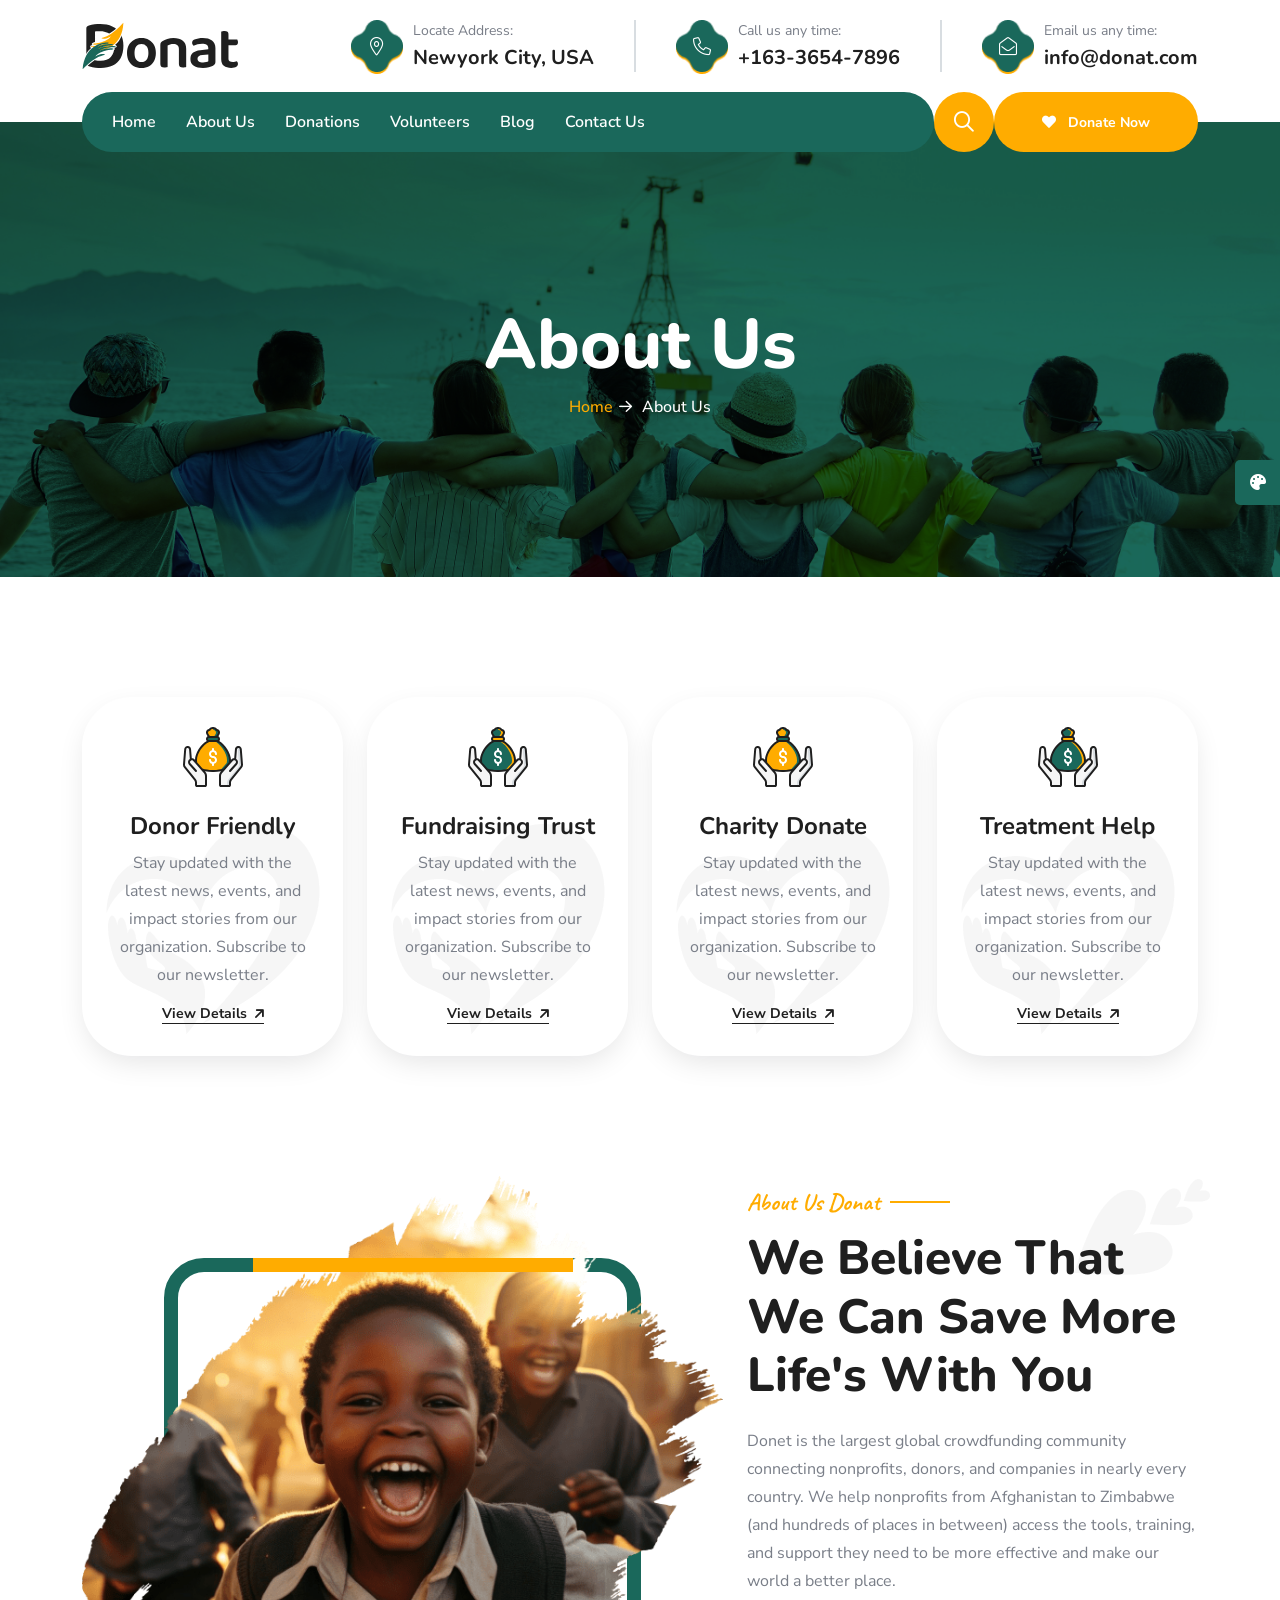
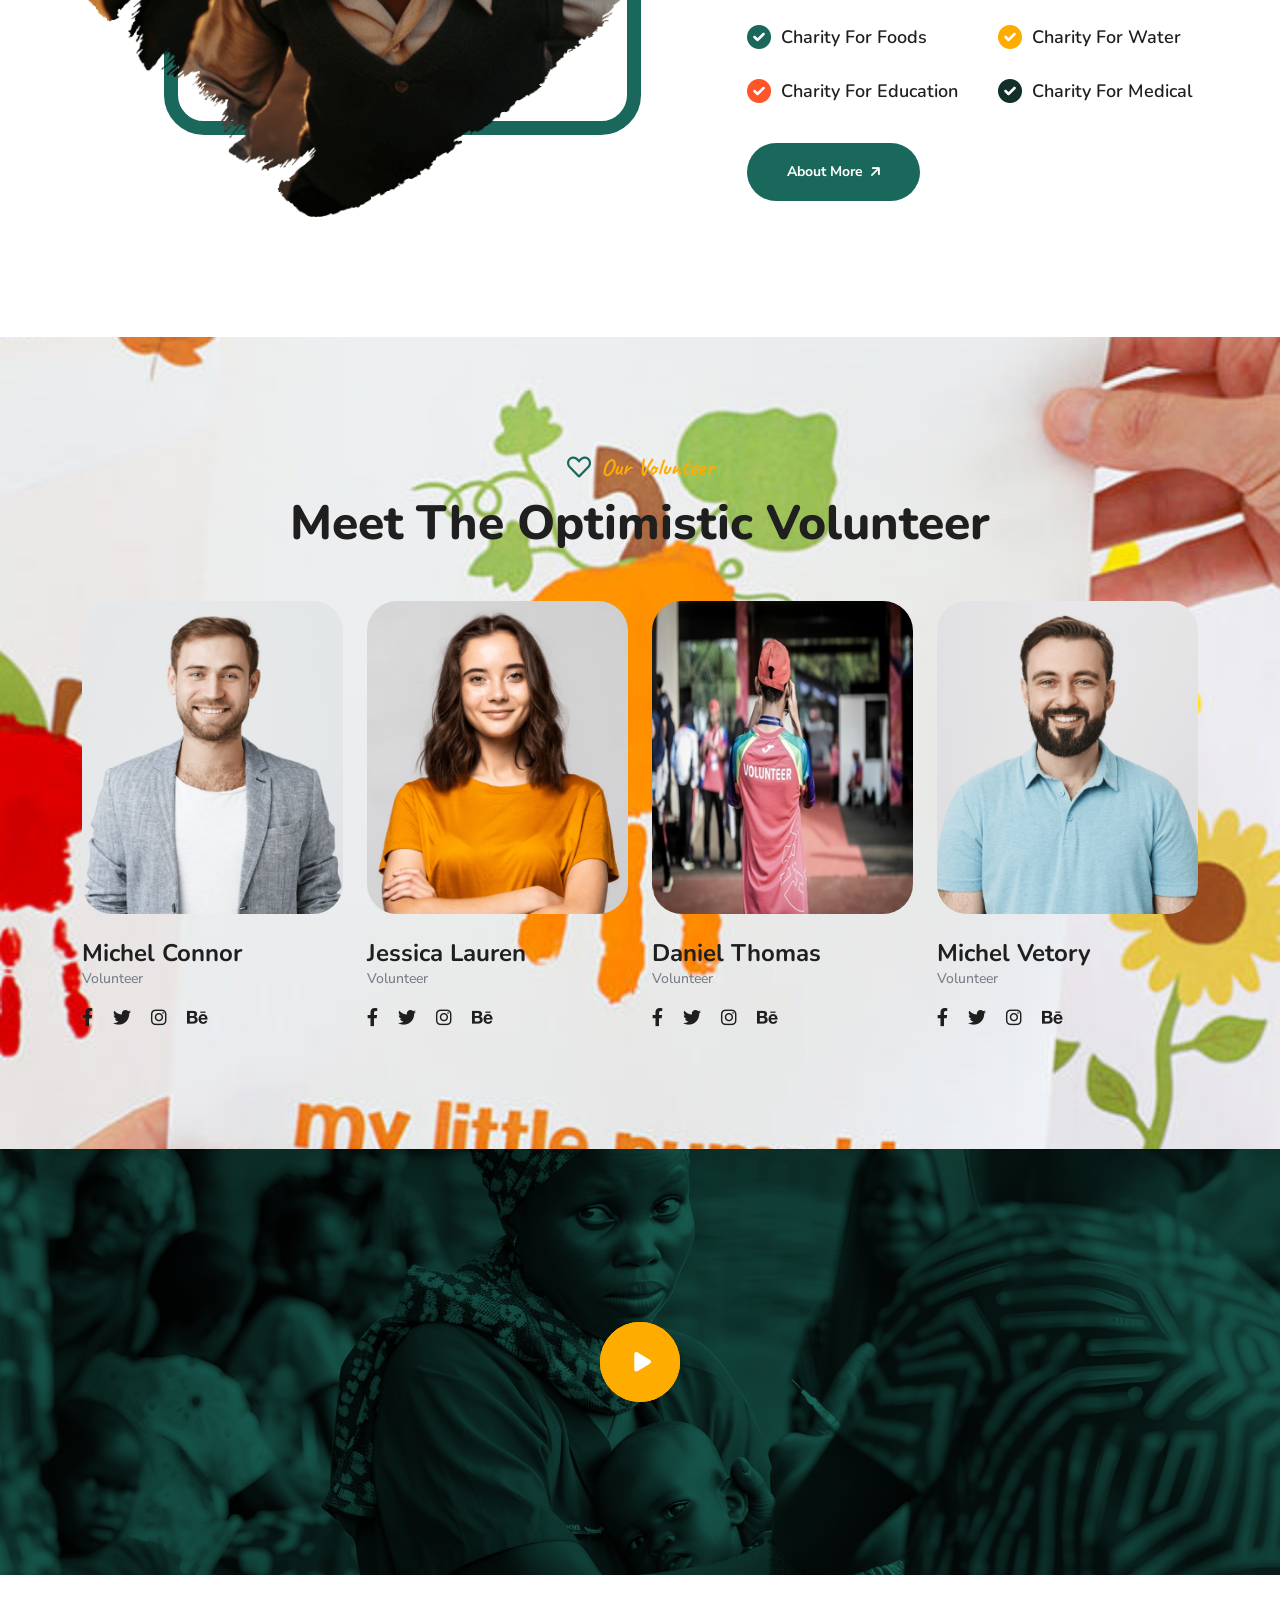
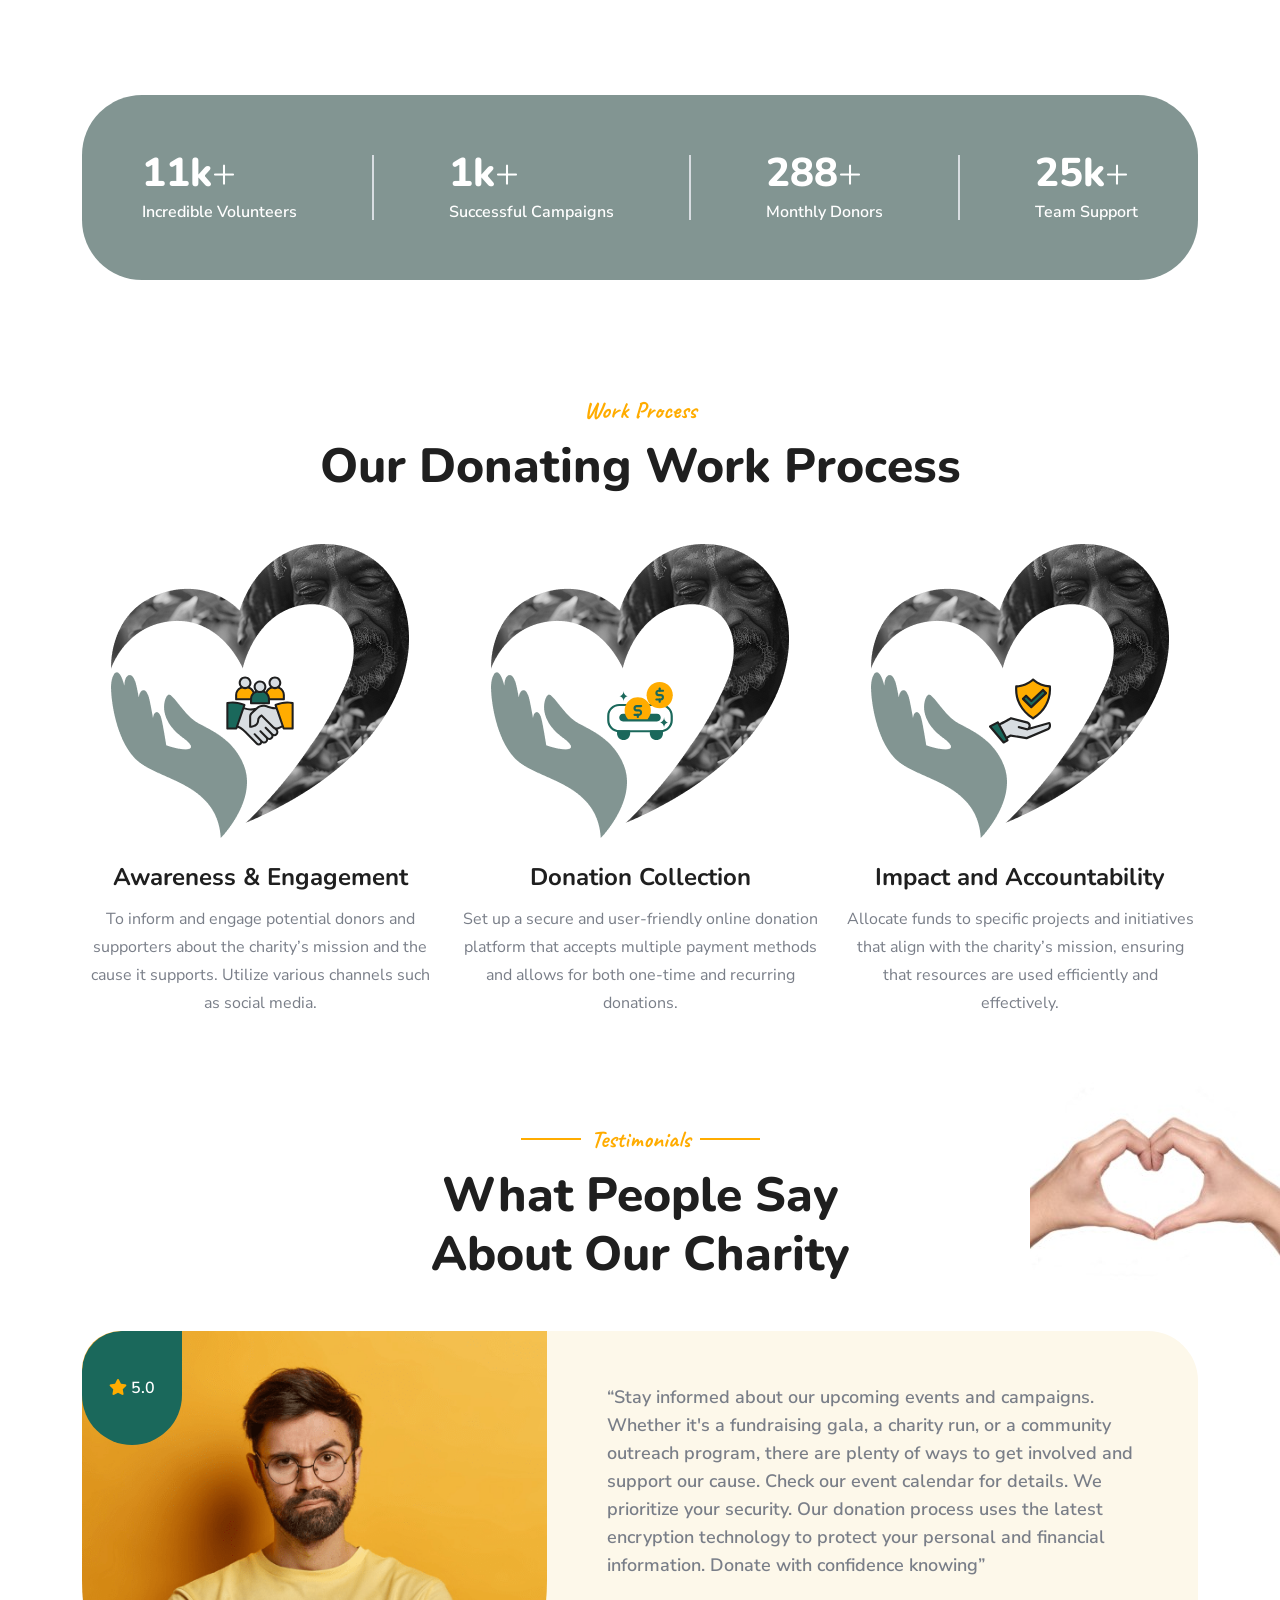
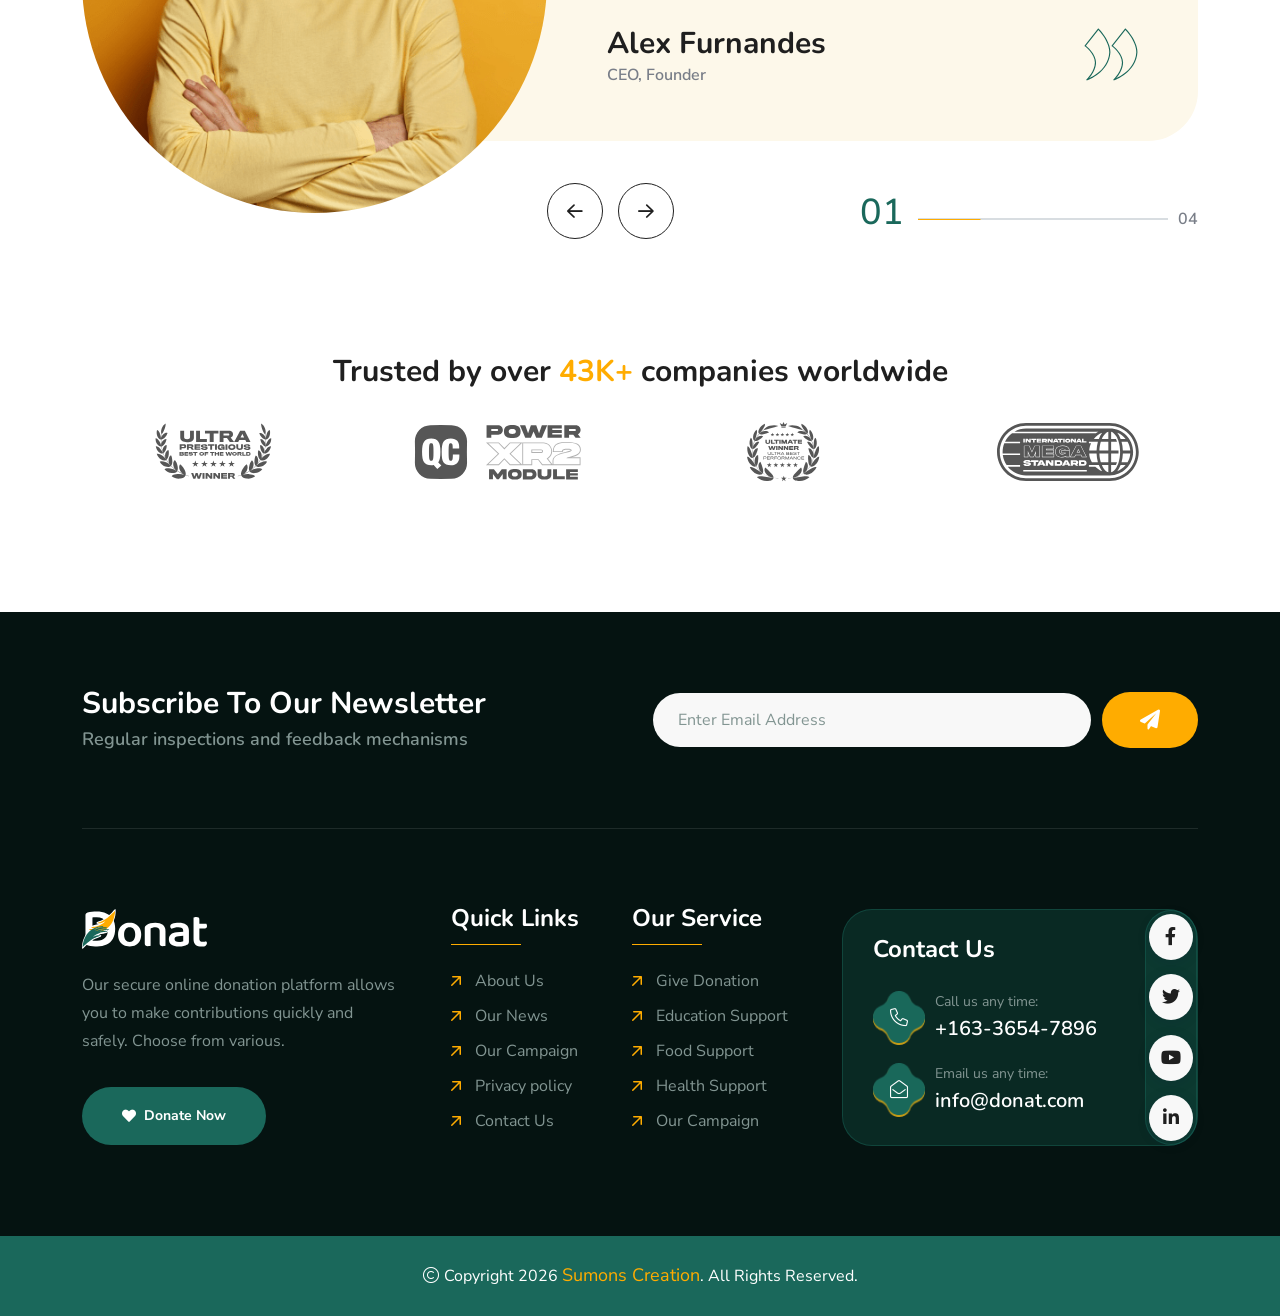
<file: about.html>
<!doctype html>
<html class="no-js" lang="zxx" dir="ltr">

<head>
    <meta charset="utf-8">
    <meta http-equiv="x-ua-compatible" content="ie=edge">
    <title>Donat - Charity & Donation About</title>
    <meta name="author" content="Donat">
    <meta name="description" content="Donat - Charity & Donation HTML Template">
    <meta name="keywords" content="Donat - Charity & Donation HTML Template">
    <meta name="robots" content="INDEX,FOLLOW">

    <!-- Mobile Specific Metas -->
    <meta name="viewport" content="width=device-width, initial-scale=1, shrink-to-fit=no">

    <!-- Favicons - Place favicon.ico in the root directory -->
    <link rel="apple-touch-icon" sizes="57x57" href="assets/img/favicons/apple-icon-57x57.png">
    <link rel="apple-touch-icon" sizes="60x60" href="assets/img/favicons/apple-icon-60x60.png">
    <link rel="apple-touch-icon" sizes="72x72" href="assets/img/favicons/apple-icon-72x72.png">
    <link rel="apple-touch-icon" sizes="76x76" href="assets/img/favicons/apple-icon-76x76.png">
    <link rel="apple-touch-icon" sizes="114x114" href="assets/img/favicons/apple-icon-114x114.png">
    <link rel="apple-touch-icon" sizes="120x120" href="assets/img/favicons/apple-icon-120x120.png">
    <link rel="apple-touch-icon" sizes="144x144" href="assets/img/favicons/apple-icon-144x144.png">
    <link rel="apple-touch-icon" sizes="152x152" href="assets/img/favicons/apple-icon-152x152.png">
    <link rel="apple-touch-icon" sizes="180x180" href="assets/img/favicons/apple-icon-180x180.png">
    <link rel="icon" type="image/png" sizes="192x192" href="assets/img/favicons/android-icon-192x192.png">
    <link rel="icon" type="image/png" sizes="32x32" href="assets/img/favicons/favicon-32x32.png">
    <link rel="icon" type="image/png" sizes="96x96" href="assets/img/favicons/favicon-96x96.png">
    <link rel="icon" type="image/png" sizes="16x16" href="assets/img/favicons/favicon-16x16.png">
    <link rel="manifest" href="assets/img/favicons/manifest.json">
    <meta name="msapplication-TileColor" content="#ffffff">
    <meta name="msapplication-TileImage" content="assets/img/favicons/ms-icon-144x144.png">
    <meta name="theme-color" content="#ffffff">

    <!--==============================
	  Google Fonts
	============================== -->
    <link rel="preconnect" href="https://fonts.googleapis.com">
    <link rel="preconnect" href="https://fonts.gstatic.com" crossorigin>
    <link href="https://fonts.googleapis.com/css2?family=Caveat:wght@400..700&family=Nunito+Sans:ital,opsz,wght@0,6..12,200..1000;1,6..12,200..1000&family=Nunito:ital,wght@0,200..1000;1,200..1000&display=swap" rel="stylesheet">

    <!--==============================
	    All CSS File
	============================== -->
    <!-- Bootstrap -->
    <link rel="stylesheet" href="assets/css/bootstrap.min.css">
    <!-- Fontawesome Icon -->
    <link rel="stylesheet" href="assets/css/fontawesome.min.css">
    <!-- Magnific Popup -->
    <link rel="stylesheet" href="assets/css/magnific-popup.min.css">
    <!-- datetimepicker -->
    <link rel="stylesheet" href="assets/css/jquery.datetimepicker.min.css">
    <!-- Swiper Js -->
    <link rel="stylesheet" href="assets/css/swiper-bundle.min.css">
    <!-- Theme Custom CSS -->
    <link rel="stylesheet" href="assets/css/style.css">

</head>

<body>

   


    <!--********************************
   		Code Start From Here 
	******************************** -->

    <!--==============================
    Sidemenu
============================== -->
    <div class="sidemenu-wrapper sidemenu-cart ">
        <div class="sidemenu-content">
            <button class="closeButton sideMenuCls"><i class="far fa-times"></i></button>
            <div class="widget woocommerce widget_shopping_cart">
                <h3 class="widget_title">Shopping cart</h3>
                <div class="widget_shopping_cart_content">
                    <ul class="woocommerce-mini-cart cart_list product_list_widget ">
                        <li class="woocommerce-mini-cart-item mini_cart_item">
                            <a href="#" class="remove remove_from_cart_button"><i class="far fa-times"></i></a>
                            <a href="#"><img src="assets/img/product/product_thumb_1_1.png" alt="Cart Image">Books</a>
                            <span class="quantity">1 ×
                                <span class="woocommerce-Price-amount amount">
                                    <span class="woocommerce-Price-currencySymbol">$</span>940.00</span>
                            </span>
                        </li>
                        <li class="woocommerce-mini-cart-item mini_cart_item">
                            <a href="#" class="remove remove_from_cart_button"><i class="far fa-times"></i></a>
                            <a href="#"><img src="assets/img/product/product_thumb_1_2.png" alt="Cart Image">Medicine</a>
                            <span class="quantity">1 ×
                                <span class="woocommerce-Price-amount amount">
                                    <span class="woocommerce-Price-currencySymbol">$</span>899.00</span>
                            </span>
                        </li>
                        <li class="woocommerce-mini-cart-item mini_cart_item">
                            <a href="#" class="remove remove_from_cart_button"><i class="far fa-times"></i></a>
                            <a href="#"><img src="assets/img/product/product_thumb_1_3.png" alt="Cart Image">Dress</a>
                            <span class="quantity">1 ×
                                <span class="woocommerce-Price-amount amount">
                                    <span class="woocommerce-Price-currencySymbol">$</span>756.00</span>
                            </span>
                        </li>
                        <li class="woocommerce-mini-cart-item mini_cart_item">
                            <a href="#" class="remove remove_from_cart_button"><i class="far fa-times"></i></a>
                            <a href="#"><img src="assets/img/product/product_thumb_1_4.png" alt="Cart Image">Chair</a>
                            <span class="quantity">1 ×
                                <span class="woocommerce-Price-amount amount">
                                    <span class="woocommerce-Price-currencySymbol">$</span>723.00</span>
                            </span>
                        </li>
                        <li class="woocommerce-mini-cart-item mini_cart_item">
                            <a href="#" class="remove remove_from_cart_button"><i class="far fa-times"></i></a>
                            <a href="#"><img src="assets/img/product/product_thumb_1_5.png" alt="Cart Image">Cloths</a>
                            <span class="quantity">1 ×
                                <span class="woocommerce-Price-amount amount">
                                    <span class="woocommerce-Price-currencySymbol">$</span>1080.00</span>
                            </span>
                        </li>
                    </ul>
                    <p class="woocommerce-mini-cart__total total">
                        <strong>Subtotal:</strong>
                        <span class="woocommerce-Price-amount amount">
                            <span class="woocommerce-Price-currencySymbol">$</span>4398.00</span>
                    </p>
                    <p class="woocommerce-mini-cart__buttons buttons">
                        <a href="cart.html" class="th-btn wc-forward">View cart</a>
                        <a href="checkout.html" class="th-btn checkout wc-forward">Checkout</a>
                    </p>
                </div>
            </div>
        </div>
    </div>
    <div class="popup-search-box d-none d-lg-block">
        <button class="searchClose"><i class="far fa-times"></i></button>
        <form action="#">
            <input type="text" placeholder="What are you looking for?">
            <button type="submit"><i class="fal fa-search"></i></button>
        </form>
    </div><!--==============================
    Mobile Menu
  ============================== -->
    <div class="th-menu-wrapper">
        <div class="th-menu-area text-center">
            <button class="th-menu-toggle"><i class="fal fa-times"></i></button>
            <div class="mobile-logo">
                <a href="index.html"><img src="assets/img/logo.svg" alt="Donat"></a>
            </div>
            <div class="th-mobile-menu">
                <ul>
                    <li class="#">
                        <a href="index.html">Home</a>
                        
                    </li>
                    <li><a href="about.html">About Us</a></li>
                    <li class="#">
                        <a href="donation.html">Donations</a>
                  </li>
                    <li class="#">
                        <a href="Volunteers.html">Volunteers</a>
                        
                    </li>
                    <li class="#">
                        <a href="blog.html">Blog</a>
                        
                    </li>
                    <li>
                        <a href="contact.html">Contact Us</a>
                    </li>
                </ul>
            </div>
        </div>
    </div>
    <div class="color-scheme-wrap active">
        <button class="switchIcon"><i class="fa-solid fa-palette"></i></button>
        <h3 class="color-scheme-wrap-title text-center">Color Switcher</h3>
        <h4 class="color-scheme-wrap-subtitle text-center">Theme Color</h4>
        <div class="color-switch-btns">
            <button data-color="#1A685B"><i class="fa-solid fa-droplet"></i></button>
            <button data-color="#f34e3a"><i class="fa-solid fa-droplet"></i></button>
            <button data-color="#FF4857"><i class="fa-solid fa-droplet"></i></button>
            <button data-color="#3843C1"><i class="fa-solid fa-droplet"></i></button>
            <button data-color="#FF7E02"><i class="fa-solid fa-droplet"></i></button>
        </div>
        <h4 class="color-scheme-wrap-subtitle mt-20 text-center">Secondary Color</h4>
        <div class="secondary-color-switch-btns">
            <button data-secondary-color="#FFAC00"><i class="fa-solid fa-droplet"></i></button>
            <button data-secondary-color="#F41E1E"><i class="fa-solid fa-droplet"></i></button>
            <button data-secondary-color="#f34e3a"><i class="fa-solid fa-droplet"></i></button>
            <button data-secondary-color="#FF4857"><i class="fa-solid fa-droplet"></i></button>
            <button data-secondary-color="#3843C1"><i class="fa-solid fa-droplet"></i></button>
        </div>
    </div><!--==============================
	Header Area
==============================-->
    <header class="th-header header-default">
        <div class="menu-top">
            <div class="container">
                <div class="row justify-content-center justify-content-lg-between align-items-center gy-2">
                    <div class="col-auto d-none d-lg-block">
                        <div class="header-logo">
                            <a href="index.html"><img src="assets/img/logo.svg" alt="Donat"></a>
                        </div>
                    </div>
                    <div class="col-auto d-none d-md-block">
                        <div class="info-card-wrap">
                            <div class="info-card">
                                <div class="box-icon">
                                    <i class="fal fa-map-marker-alt"></i>
                                    <div class="bg-shape1" data-mask-src="assets/img/shape/info_card_icon_bg_shape_1_1.png"></div>
                                    <div class="bg-shape2" data-mask-src="assets/img/shape/info_card_icon_bg_shape_1_1.png"></div>
                                </div>
                                <div class="box-content">
                                    <p class="box-text">Locate Address:</p>
                                    <h4 class="box-title"><a href="https://www.google.com/maps">Newyork City, USA</a></h4>
                                </div>
                            </div>
                            <div class="info-card">
                                <div class="box-icon">
                                    <i class="fal fa-phone"></i>
                                    <div class="bg-shape1" data-mask-src="assets/img/shape/info_card_icon_bg_shape_1_1.png"></div>
                                    <div class="bg-shape2" data-mask-src="assets/img/shape/info_card_icon_bg_shape_1_1.png"></div>
                                </div>
                                <div class="box-content">
                                    <p class="box-text">Call us any time:</p>
                                    <h4 class="box-title"><a href="tel:16336547896">+163-3654-7896</a></h4>
                                </div>
                            </div>
                            <div class="info-card">
                                <div class="box-icon">
                                    <i class="fal fa-envelope-open"></i>
                                    <div class="bg-shape1" data-mask-src="assets/img/shape/info_card_icon_bg_shape_1_1.png"></div>
                                    <div class="bg-shape2" data-mask-src="assets/img/shape/info_card_icon_bg_shape_1_1.png"></div>
                                </div>
                                <div class="box-content">
                                    <p class="box-text">Email us any time:</p>
                                    <h4 class="box-title"><a href="mailto:info@donat.com">info@donat.com</a></h4>
                                </div>
                            </div>
                        </div>
                    </div>
                    <div class="col-auto header-social-col">
                        <div class="th-social">
                            <a href="https://www.facebook.com/"><i class="fab fa-facebook-f"></i></a>
                            <a href="https://www.twitter.com/"><i class="fab fa-twitter"></i></a>
                            <a href="https://www.youtube.com/"><i class="fab fa-youtube"></i></a>
                            <a href="https://www.linkedin.com/"><i class="fab fa-linkedin-in"></i></a>
                        </div>
                    </div>
                </div>
            </div>
        </div>
        <div class="sticky-wrapper">
            <!-- Main Menu Area -->
            <div class="container">
                <div class="menu-area">
                    <div class="menu-area-wrap">
                        <div class="col-auto d-inline-block d-lg-none">
                            <div class="header-logo">
                                <a href="index.html"><img src="assets/img/logo-white.svg" alt="Donat"></a>
                            </div>
                        </div>
                        <nav class="main-menu d-none d-lg-block">
                            <ul>
                    <li class="#">
                        <a href="index.html">Home</a>
                        
                    </li>
                    <li><a href="about.html">About Us</a></li>
                    <li class="#">
                        <a href="donation.html">Donations</a>
                  </li>
                    <li class="#">
                        <a href="Volunteers.html">Volunteers</a>
                        
                    </li>
                    <li class="#">
                        <a href="blog.html">Blog</a>
                        
                    </li>
                    <li>
                        <a href="contact.html">Contact Us</a>
                    </li>
                </ul>
                        </nav>
                        <p class="header-notice"><img class="me-1" src="assets/img/icon/heart-icon.svg" alt="img">Are you ready to help them? Let’s become a volunteers...</p>
                    </div>
                    <div class="header-button">
                        <button type="button" class="icon-btn style2 searchBoxToggler d-lg-block d-none"><i class="far fa-search"></i></button>
                        
                        <a href="contact.html" class="th-btn style3 d-lg-block d-none"><i class="fas fa-heart me-2"></i> Donate Now</a>
                        <button type="button" class="icon-btn th-menu-toggle d-lg-none"><i class="far fa-bars"></i></button>
                    </div>
                </div>
            </div>
        </div>
    </header>


    <!--==============================
    Breadcumb
============================== -->
    <div class="breadcumb-wrapper " data-bg-src="assets/img/bg/breadcumb-bg.jpg" data-overlay="theme">
        <div class="container">
            <div class="breadcumb-content">
                <h1 class="breadcumb-title">About Us</h1>
                <ul class="breadcumb-menu">
                    <li><a href="index.html">Home</a></li>
                    <li>About Us</li>
                </ul>
            </div>
        </div>
    </div><!--==============================
Feature Area  
==============================-->
    <section class="space-top">
        <div class="container">
            <div class="row gy-4 justify-content-center">
                <div class="col-lg-3 col-md-6">
                    <div class="feature-card">
                        <div class="feature-card-bg-shape">
                            <img src="assets/img/shape/feature-card-bg-shape1-1.png" alt="img">
                        </div>
                        <div class="box-icon">
                            <img src="assets/img/icon/feature-icon1-2.svg" alt="icon">
                        </div>
                        <h3 class="box-title">Donor Friendly</h3>
                        <p class="box-text">Stay updated with the latest news, events, and impact stories from our organization. Subscribe to our newsletter.</p>
                        <a class="link-btn style2" href="about.html">View Details <i class="fa-solid fa-arrow-up-right ms-2"></i></a>
                    </div>
                </div>
                <div class="col-lg-3 col-md-6">
                    <div class="feature-card">
                        <div class="feature-card-bg-shape">
                            <img src="assets/img/shape/feature-card-bg-shape1-1.png" alt="img">
                        </div>
                        <div class="box-icon">
                            <img src="assets/img/icon/feature-icon1-1.svg" alt="icon">
                        </div>
                        <h3 class="box-title">Fundraising Trust</h3>
                        <p class="box-text">Stay updated with the latest news, events, and impact stories from our organization. Subscribe to our newsletter.</p>
                        <a class="link-btn style2" href="about.html">View Details <i class="fa-solid fa-arrow-up-right ms-2"></i></a>
                    </div>
                </div>
                <div class="col-lg-3 col-md-6">
                    <div class="feature-card">
                        <div class="feature-card-bg-shape">
                            <img src="assets/img/shape/feature-card-bg-shape1-1.png" alt="img">
                        </div>
                        <div class="box-icon">
                            <img src="assets/img/icon/feature-icon1-2.svg" alt="icon">
                        </div>
                        <h3 class="box-title">Charity Donate</h3>
                        <p class="box-text">Stay updated with the latest news, events, and impact stories from our organization. Subscribe to our newsletter.</p>
                        <a class="link-btn style2" href="about.html">View Details <i class="fa-solid fa-arrow-up-right ms-2"></i></a>
                    </div>
                </div>
                <div class="col-lg-3 col-md-6">
                    <div class="feature-card">
                        <div class="feature-card-bg-shape">
                            <img src="assets/img/shape/feature-card-bg-shape1-1.png" alt="img">
                        </div>
                        <div class="box-icon">
                            <img src="assets/img/icon/feature-icon1-1.svg" alt="icon">
                        </div>
                        <h3 class="box-title">Treatment Help</h3>
                        <p class="box-text">Stay updated with the latest news, events, and impact stories from our organization. Subscribe to our newsletter.</p>
                        <a class="link-btn style2" href="about.html">View Details <i class="fa-solid fa-arrow-up-right ms-2"></i></a>
                    </div>
                </div>
            </div>
        </div>
    </section> <!--==============================
About Area  
==============================-->
    <div class="overflow-hidden space" id="about-sec">
        <div class="shape-mockup about-bg-shape1-1 jump-reverse" data-top="10%" data-right="5%">
            <img src="assets/img/shape/heart-shape1.png" alt="shape">
        </div>
        <div class="container">
            <div class="row gy-4 align-items-center">
                <div class="col-xl-7">
                    <div class="img-box1">
                        <div class="img1" data-mask-src="assets/img/normal/about_1_1-mask.png">
                           
                        </div>
                         <img src="assets/img/normal/about_1_1.png" alt="About">
                    </div>
                </div>
                <div class="col-xl-5">
                    <div class="about-wrap1">
                        <div class="title-area mb-30">
                            <span class="sub-title before-none">About Us Donat</span>
                            <h2 class="sec-title">We Believe that We can Save More Life's with you</h2>
                            <p class="">Donet is the largest global crowdfunding community connecting nonprofits, donors, and companies in nearly every country. We help nonprofits from Afghanistan to Zimbabwe (and hundreds of places in between) access the tools, training, and support they need to be more effective and make our world a better place.</p>
                        </div>
                        <div class="checklist style2 list-two-column">
                            <ul>
                                <li>Charity For Foods</li>
                                <li data-theme-color="var(--theme-color2)">Charity For Water</li>
                                <li data-theme-color="#FF5528">Charity For Education</li>
                                <li data-theme-color="#122F2A">Charity For Medical</li>
                            </ul>
                        </div>
                        <div class="btn-wrap mt-40">
                            <a href="about.html" class="th-btn">About More<i class="fas fa-arrow-up-right ms-2"></i></a>
                        </div>
                    </div>
                </div>

            </div>
        </div>
    </div><!--==============================
Team Area  
==============================-->
    <section class="space" id="team-sec" data-bg-src="assets/img/bg/gray-bg2.png">
        <div class="shape-mockup team-bg-shape3-1 d-xxl-block d-none" data-top="0%" data-left="0%" data-bottom="0"><img src="assets/img/shape/team_bg_shape3_1.png" alt="img"></div>
        <div class="shape-mockup team-bg-shape3-2 d-xxl-block d-none" data-top="0%" data-right="0%" data-bottom="0"><img src="assets/img/shape/team_bg_shape3_2.png" alt="img"></div>
        <div class="shape-mockup team-bg-shape3-3 spin d-xxl-block d-none" data-top="15%" data-left="20%">
            <div class="color-masking2">
                <div class="masking-src" data-mask-src="assets/img/shape/team_bg_shape3_3.png"></div>
                <img src="assets/img/shape/team_bg_shape3_3.png" alt="img">
            </div>
        </div>
        <div class="shape-mockup team-bg-shape3-4 jump d-xxl-block d-none" data-top="18%" data-right="10%">
            <img src="assets/img/shape/team_bg_shape3_4.png" alt="img">
        </div>
        <div class="shape-mockup team-bg-shape3-5 spin d-xxl-block d-none" data-bottom="18%" data-left="10%">
            <img src="assets/img/shape/team_bg_shape3_5.png" alt="img">
        </div>
        <div class="shape-mockup team-bg-shape3-6 spin d-xxl-block d-none" data-bottom="10%" data-right="10%">
            <div class="color-masking">
                <div class="masking-src" data-mask-src="assets/img/shape/team_bg_shape3_6.png"></div>
                <img src="assets/img/shape/team_bg_shape3_6.png" alt="img">
            </div>
        </div>
        <div class="container">
            <div class="title-area text-center">
                <span class="sub-title after-none before-none"><i class="far fa-heart text-theme"></i> Our Volunteer</span>
                <h2 class="sec-title">Meet The Optimistic Volunteer</h2>
            </div>
            <div class="slider-area">
                <div class="swiper th-slider has-shadow" id="teamSlider3" data-slider-options='{"breakpoints":{"0":{"slidesPerView":1},"576":{"slidesPerView":"2"},"768":{"slidesPerView":"2"},"992":{"slidesPerView":"3"},"1200":{"slidesPerView":"4"}}}'>
                    <div class="swiper-wrapper">
                        <!-- Single Item -->
                        <div class="swiper-slide">
                            <div class="th-team team-card3">
                                <div class="team-img">
                                    <img src="assets/img/team/team_3_1.png" alt="Team">
                                </div>
                                <div class="team-card-content">
                                    <h3 class="box-title"><a href="team-details.html">Michel Connor</a></h3>
                                    <span class="team-desig">Volunteer</span>
                                    <div class="th-social style2">
                                        <a target="_blank" href="https://facebook.com/"><i class="fab fa-facebook-f"></i></a>
                                        <a target="_blank" href="https://twitter.com/"><i class="fab fa-twitter"></i></a>
                                        <a target="_blank" href="https://instagram.com/"><i class="fab fa-instagram"></i></a>
                                        <a target="_blank" href="https://behance.com/"><i class="fab fa-behance"></i></a>
                                    </div>
                                </div>
                            </div>
                        </div>

                        <!-- Single Item -->
                        <div class="swiper-slide">
                            <div class="th-team team-card3">
                                <div class="team-img">
                                    <img src="assets/img/team/team_3_2.png" alt="Team">
                                </div>
                                <div class="team-card-content">
                                    <h3 class="box-title"><a href="team-details.html">Jessica Lauren</a></h3>
                                    <span class="team-desig">Volunteer</span>
                                    <div class="th-social style2">
                                        <a target="_blank" href="https://facebook.com/"><i class="fab fa-facebook-f"></i></a>
                                        <a target="_blank" href="https://twitter.com/"><i class="fab fa-twitter"></i></a>
                                        <a target="_blank" href="https://instagram.com/"><i class="fab fa-instagram"></i></a>
                                        <a target="_blank" href="https://behance.com/"><i class="fab fa-behance"></i></a>
                                    </div>
                                </div>
                            </div>
                        </div>

                        <!-- Single Item -->
                        <div class="swiper-slide">
                            <div class="th-team team-card3">
                                <div class="team-img">
                                    <img src="assets/img/team/team_3_3.png" alt="Team">
                                </div>
                                <div class="team-card-content">
                                    <h3 class="box-title"><a href="team-details.html">Daniel Thomas</a></h3>
                                    <span class="team-desig">Volunteer</span>
                                    <div class="th-social style2">
                                        <a target="_blank" href="https://facebook.com/"><i class="fab fa-facebook-f"></i></a>
                                        <a target="_blank" href="https://twitter.com/"><i class="fab fa-twitter"></i></a>
                                        <a target="_blank" href="https://instagram.com/"><i class="fab fa-instagram"></i></a>
                                        <a target="_blank" href="https://behance.com/"><i class="fab fa-behance"></i></a>
                                    </div>
                                </div>
                            </div>
                        </div>

                        <!-- Single Item -->
                        <div class="swiper-slide">
                            <div class="th-team team-card3">
                                <div class="team-img">
                                    <img src="assets/img/team/team_3_4.png" alt="Team">
                                </div>
                                <div class="team-card-content">
                                    <h3 class="box-title"><a href="team-details.html">Michel Vetory</a></h3>
                                    <span class="team-desig">Volunteer</span>
                                    <div class="th-social style2">
                                        <a target="_blank" href="https://facebook.com/"><i class="fab fa-facebook-f"></i></a>
                                        <a target="_blank" href="https://twitter.com/"><i class="fab fa-twitter"></i></a>
                                        <a target="_blank" href="https://instagram.com/"><i class="fab fa-instagram"></i></a>
                                        <a target="_blank" href="https://behance.com/"><i class="fab fa-behance"></i></a>
                                    </div>
                                </div>
                            </div>
                        </div>

                        <!-- Single Item -->
                        <div class="swiper-slide">
                            <div class="th-team team-card3">
                                <div class="team-img">
                                    <img src="assets/img/team/team_3_5.png" alt="Team">
                                </div>
                                <div class="team-card-content">
                                    <h3 class="box-title"><a href="team-details.html">Emma Mary</a></h3>
                                    <span class="team-desig">Volunteer</span>
                                    <div class="th-social style2">
                                        <a target="_blank" href="https://facebook.com/"><i class="fab fa-facebook-f"></i></a>
                                        <a target="_blank" href="https://twitter.com/"><i class="fab fa-twitter"></i></a>
                                        <a target="_blank" href="https://instagram.com/"><i class="fab fa-instagram"></i></a>
                                        <a target="_blank" href="https://behance.com/"><i class="fab fa-behance"></i></a>
                                    </div>
                                </div>
                            </div>
                        </div>

                        <!-- Single Item -->
                        <div class="swiper-slide">
                            <div class="th-team team-card3">
                                <div class="team-img">
                                    <img src="assets/img/team/team_3_6.png" alt="Team">
                                </div>
                                <div class="team-card-content">
                                    <h3 class="box-title"><a href="team-details.html">Alexander Joseph</a></h3>
                                    <span class="team-desig">Volunteer</span>
                                    <div class="th-social style2">
                                        <a target="_blank" href="https://facebook.com/"><i class="fab fa-facebook-f"></i></a>
                                        <a target="_blank" href="https://twitter.com/"><i class="fab fa-twitter"></i></a>
                                        <a target="_blank" href="https://instagram.com/"><i class="fab fa-instagram"></i></a>
                                        <a target="_blank" href="https://behance.com/"><i class="fab fa-behance"></i></a>
                                    </div>
                                </div>
                            </div>
                        </div>

                        <!-- Single Item -->
                        <div class="swiper-slide">
                            <div class="th-team team-card3">
                                <div class="team-img">
                                    <img src="assets/img/team/team_3_7.png" alt="Team">
                                </div>
                                <div class="team-card-content">
                                    <h3 class="box-title"><a href="team-details.html">Olivia Patricia</a></h3>
                                    <span class="team-desig">Volunteer</span>
                                    <div class="th-social style2">
                                        <a target="_blank" href="https://facebook.com/"><i class="fab fa-facebook-f"></i></a>
                                        <a target="_blank" href="https://twitter.com/"><i class="fab fa-twitter"></i></a>
                                        <a target="_blank" href="https://instagram.com/"><i class="fab fa-instagram"></i></a>
                                        <a target="_blank" href="https://behance.com/"><i class="fab fa-behance"></i></a>
                                    </div>
                                </div>
                            </div>
                        </div>

                        <!-- Single Item -->
                        <div class="swiper-slide">
                            <div class="th-team team-card3">
                                <div class="team-img">
                                    <img src="assets/img/team/team_3_8.png" alt="Team">
                                </div>
                                <div class="team-card-content">
                                    <h3 class="box-title"><a href="team-details.html">Ethan David</a></h3>
                                    <span class="team-desig">Volunteer</span>
                                    <div class="th-social style2">
                                        <a target="_blank" href="https://facebook.com/"><i class="fab fa-facebook-f"></i></a>
                                        <a target="_blank" href="https://twitter.com/"><i class="fab fa-twitter"></i></a>
                                        <a target="_blank" href="https://instagram.com/"><i class="fab fa-instagram"></i></a>
                                        <a target="_blank" href="https://behance.com/"><i class="fab fa-behance"></i></a>
                                    </div>
                                </div>
                            </div>
                        </div>

                    </div>
                </div>
            </div>
        </div>
    </section>

    <!--==============================
Video Area  
==============================-->
    <div class="video-area-3">
        <div class="shape-mockup video-bg-shape3-1" data-top="0" data-left="0" data-bottom="0">
            <img src="assets/img/shape/video_bg_shape3_1.png" alt="img">
        </div>
        <div class="shape-mockup video-bg-shape3-2" data-top="0" data-right="0" data-bottom="0">
            <img src="assets/img/shape/video_bg_shape3_2.png" alt="img">
        </div>
        <div class="video-thumb3-1 video-box-center">
            <img src="assets/img/normal/video-thumb3-1.png" alt="img">
            <a href="https://www.youtube.com/watch?v=_sI_Ps7JSEk" class="play-btn style7 popup-video"><i class="fa-sharp fa-solid fa-play"></i></a>
        </div>
    </div>
    <!--==============================
Counter Area  
==============================-->
    <div class="">
        <div class="container">
            <div class="counter-wrap style2 bg-light">
                <div class="counter-card">
                    <div class="media-body">
                        <h2 class="box-number text-white"><span class="counter-number">15</span>k<span class="fw-light">+</span></h2>
                        <p class="box-text text-white">Incredible Volunteers</p>
                    </div>
                </div>
                <div class="divider"></div>
                <div class="counter-card">
                    <div class="media-body">
                        <h2 class="box-number text-white"><span class="counter-number">1</span>k<span class="fw-light">+</span></h2>
                        <p class="box-text text-white">Successful Campaigns</p>
                    </div>
                </div>
                <div class="divider"></div>
                <div class="counter-card">
                    <div class="media-body">
                        <h2 class="box-number text-white"><span class="counter-number">400</span><span class="fw-light">+</span></h2>
                        <p class="box-text text-white">Monthly Donors</p>
                    </div>
                </div>
                <div class="divider"></div>
                <div class="counter-card">
                    <div class="media-body">
                        <h2 class="box-number text-white"><span class="counter-number">35</span>k<span class="fw-light">+</span></h2>
                        <p class="box-text text-white">Team Support</p>
                    </div>
                </div>
                <div class="divider"></div>
            </div>
        </div>
    </div><!--==============================
Process Area  
==============================-->
    <section class="space-top">
        <div class="shape-mockup process-shape1-1 jump-reverse d-xxl-block d-none" data-top="20%" data-left="0"><img src="assets/img/shape/hand-bg-shape2-1.png" alt="img"></div>
        <div class="container">
            <div class="title-area text-center">
                <span class="sub-title after-none before-none">Work Process</span>
                <h2 class="sec-title">Our Donating Work Process</h2>
            </div>
            <div class="row gy-40 justify-content-center">
                <div class="col-lg-4 col-md-6 process-card-wrap">
                    <div class="process-card">
                        <div class="process-card-thumb-wrap">
                            <div class="process-card-thumb" data-mask-src="assets/img/process/process-card-shape.png">
                                <img src="assets/img/process/process-card-1-1.png" alt="img">
                            </div>
                            <div class="process-card-icon">
                                <img src="assets/img/icon/process-icon1-1.svg" alt="img">
                            </div>
                            <div class="process-card-shape">
                                <img src="assets/img/process/process-card-shape2.png" alt="img">
                            </div>
                        </div>
                        <div class="box-content">
                            <h3 class="box-title">Awareness & Engagement</h3>
                            <p class="box-text">To inform and engage potential donors and supporters about the charity’s mission and the cause it supports. Utilize various channels such as social media.</p>
                        </div>
                    </div>
                </div>
                <div class="col-lg-4 col-md-6 process-card-wrap">
                    <div class="process-card">
                        <div class="process-card-thumb-wrap">
                            <div class="process-card-thumb" data-mask-src="assets/img/process/process-card-shape.png">
                                <img src="assets/img/process/process-card-1-1.png" alt="img">
                            </div>
                            <div class="process-card-icon">
                                <img src="assets/img/icon/process-icon1-2.svg" alt="img">
                            </div>
                            <div class="process-card-shape">
                                <img src="assets/img/process/process-card-shape2.png" alt="img">
                            </div>
                        </div>
                        <div class="box-content">
                            <h3 class="box-title">Donation Collection</h3>
                            <p class="box-text">Set up a secure and user-friendly online donation platform that accepts multiple payment methods and allows for both one-time and recurring donations.</p>
                        </div>
                    </div>
                </div>
                <div class="col-lg-4 col-md-6 process-card-wrap">
                    <div class="process-card">
                        <div class="process-card-thumb-wrap">
                            <div class="process-card-thumb" data-mask-src="assets/img/process/process-card-shape.png">
                                <img src="assets/img/process/process-card-1-1.png" alt="img">
                            </div>
                            <div class="process-card-icon">
                                <img src="assets/img/icon/process-icon1-3.svg" alt="img">
                            </div>
                            <div class="process-card-shape">
                                <img src="assets/img/process/process-card-shape2.png" alt="img">
                            </div>
                        </div>
                        <div class="box-content">
                            <h3 class="box-title">Impact and Accountability</h3>
                            <p class="box-text">Allocate funds to specific projects and initiatives that align with the charity’s mission, ensuring that resources are used efficiently and effectively.</p>
                        </div>
                    </div>
                </div>
            </div>
        </div>
    </section>
    <!--==============================
Testimonial Area  
==============================-->
    <section class="testi-area-1 space" id="testi-sec">
        <div class="shape-mockup testi-bg-shape1-1 jump-reverse d-xl-block d-none" data-top="5%" data-right="0">
            <img src="assets/img/shape/footer-bg-shape3.png" alt="img">
        </div>
        <div class="shape-mockup testi-bg-shape1-2" data-top="28%" data-left="5%">
            <img src="assets/img/shape/testimonial_shape1_1.png" alt="img">
        </div>
        <div class="container">
            <div class="row justify-content-center">
                <div class="col-lg-6">
                    <div class="title-area text-center">
                        <span class="sub-title">Testimonials</span>
                        <h2 class="sec-title">What People Say About
                            Our Charity</h2>
                    </div>
                </div>
            </div>
            <div class="row gx-0 justify-content-end">
                <div class="col-lg-5">
                    <div class="swiper th-slider testi-thumb-slider1" data-slider-options='{"effect":"fade","loop":false}'>
                        <div class="swiper-wrapper">
                            <div class="swiper-slide">
                                <div class="testi-box-img">
                                    <img class="testi-img" src="assets/img/testimonial/testi_1_1.png" alt="img">
                                    <div class="testi-card_review">
                                        <i class="fas fa-star"></i>
                                        5.0
                                    </div>
                                </div>
                            </div>
                            <div class="swiper-slide">
                                <div class="testi-box-img">
                                    <img class="testi-img" src="assets/img/testimonial/testi_1_2.png" alt="img">
                                    <div class="testi-card_review">
                                        <i class="fas fa-star"></i>
                                        5.0
                                    </div>
                                </div>
                            </div>
                            <div class="swiper-slide">
                                <div class="testi-box-img">
                                    <img class="testi-img" src="assets/img/testimonial/testi_1_1.png" alt="img">
                                    <div class="testi-card_review">
                                        <i class="fas fa-star"></i>
                                        5.0
                                    </div>
                                </div>
                            </div>
                            <div class="swiper-slide">
                                <div class="testi-box-img">
                                    <img class="testi-img" src="assets/img/testimonial/testi_1_2.png" alt="img">
                                    <div class="testi-card_review">
                                        <i class="fas fa-star"></i>
                                        5.0
                                    </div>
                                </div>
                            </div>
                        </div>
                    </div>
                </div>
                <div class="col-lg-7">
                    <div class="testi-slider1">
                        <div class="swiper th-slider testimonial-slider1" id="testiSlide1" data-slider-options='{"loop":false,"paginationType":"progressbar","effect":"fade", "autoHeight": "true", "thumbs":{"swiper":".testi-thumb-slider1"}}'>
                            <div class="swiper-wrapper">
                                <div class="swiper-slide">
                                    <div class="testi-card">
                                        <p class="box-text">“Stay informed about our upcoming events and campaigns. Whether it's a fundraising gala, a charity run, or a community outreach program, there are plenty of ways to get involved and support our cause. Check our event calendar for details. We prioritize your security. Our donation process uses the latest encryption technology to protect your personal and financial information. Donate with confidence knowing”</p>
                                        <h3 class="box-title">Alex Furnandes</h3>
                                        <p class="box-desig">CEO, Founder</p>
                                        <div class="quote-icon" data-mask-src="assets/img/icon/quote2.svg"></div>
                                    </div>
                                </div>
                                <div class="swiper-slide">
                                    <div class="testi-card">
                                        <p class="box-text">“Our donation process uses the latest encryption technology to protect your personal and financial information. Donate with confidence knowing Stay informed about our upcoming events and campaigns. Whether it's a fundraising gala, a charity run, or a community outreach program, there are plenty of ways to get involved and support our cause. Check our event calendar for details. We prioritize your security.”</p>
                                        <h3 class="box-title">Mustafa Kamal</h3>
                                        <p class="box-desig">CEO, Founder</p>
                                        <div class="quote-icon" data-mask-src="assets/img/icon/quote2.svg"></div>
                                    </div>
                                </div>
                                <div class="swiper-slide">
                                    <div class="testi-card">
                                        <p class="box-text">“Stay informed about our upcoming events and campaigns. Whether it's a fundraising gala, a charity run, or a community outreach program, there are plenty of ways to get involved and support our cause. Check our event calendar for details. We prioritize your security. Our donation process uses the latest encryption technology to protect your personal and financial information. Donate with confidence knowing”</p>
                                        <h3 class="box-title">Alex Furnandes</h3>
                                        <p class="box-desig">CEO, Founder</p>
                                        <div class="quote-icon" data-mask-src="assets/img/icon/quote2.svg"></div>
                                    </div>
                                </div>
                                <div class="swiper-slide">
                                    <div class="testi-card">
                                        <p class="box-text">“Our donation process uses the latest encryption technology to protect your personal and financial information. Donate with confidence knowing Stay informed about our upcoming events and campaigns. Whether it's a fundraising gala, a charity run, or a community outreach program, there are plenty of ways to get involved and support our cause. Check our event calendar for details. We prioritize your security.”</p>
                                        <h3 class="box-title">Mustafa Kamal</h3>
                                        <p class="box-desig">CEO, Founder</p>
                                        <div class="quote-icon" data-mask-src="assets/img/icon/quote2.svg"></div>
                                    </div>
                                </div>
                            </div>
                            <div class="slider-pagination"></div>
                            <div class="slider-pagination2"></div>
                        </div>
                        <div class="icon-box">
                            <button data-slider-prev="#testiSlide1" class="slider-arrow default style-border slider-prev"><i class="far fa-arrow-left"></i></button>
                            <button data-slider-next="#testiSlide1" class="slider-arrow default style-border slider-next"><i class="far fa-arrow-right"></i></button>
                        </div>
                    </div>
                </div>
            </div>
        </div>
    </section>

    <!--==============================
Brand Area  
==============================-->
    <div class="space-bottom overflow-hidden brand-area-1">
        <div class="container">
            <div class="brand-wrap1 p-0 m-0 text-center">
                <h3 class="brand-wrap-title">Trusted by over <span class="text-theme2"><span class="counter-number">90</span>K+</span> companies worldwide</h3>
                <div class="swiper th-slider" id="brandSlider1" data-slider-options='{"breakpoints":{"0":{"slidesPerView":2},"576":{"slidesPerView":"2"},"768":{"slidesPerView":"2"},"992":{"slidesPerView":"3"},"1200":{"slidesPerView":"4"},"1400":{"slidesPerView":"5", "spaceBetween": "90"}}}'>
                    <div class="swiper-wrapper">
                        <div class="swiper-slide">
                            <a href="blog.html" class="brand-box">
                                <img src="assets/img/brand/brand1-1.svg" alt="Brand Logo">
                            </a>
                        </div>
                        <div class="swiper-slide">
                            <a href="blog.html" class="brand-box">
                                <img src="assets/img/brand/brand1-2.svg" alt="Brand Logo">
                            </a>
                        </div>
                        <div class="swiper-slide">
                            <a href="blog.html" class="brand-box">
                                <img src="assets/img/brand/brand1-3.svg" alt="Brand Logo">
                            </a>
                        </div>
                        <div class="swiper-slide">
                            <a href="blog.html" class="brand-box">
                                <img src="assets/img/brand/brand1-4.svg" alt="Brand Logo">
                            </a>
                        </div>
                        <div class="swiper-slide">
                            <a href="blog.html" class="brand-box">
                                <img src="assets/img/brand/brand1-5.svg" alt="Brand Logo">
                            </a>
                        </div>
                        <div class="swiper-slide">
                            <a href="blog.html" class="brand-box">
                                <img src="assets/img/brand/brand1-1.svg" alt="Brand Logo">
                            </a>
                        </div>
                        <div class="swiper-slide">
                            <a href="blog.html" class="brand-box">
                                <img src="assets/img/brand/brand1-2.svg" alt="Brand Logo">
                            </a>
                        </div>
                        <div class="swiper-slide">
                            <a href="blog.html" class="brand-box">
                                <img src="assets/img/brand/brand1-3.svg" alt="Brand Logo">
                            </a>
                        </div>
                        <div class="swiper-slide">
                            <a href="blog.html" class="brand-box">
                                <img src="assets/img/brand/brand1-4.svg" alt="Brand Logo">
                            </a>
                        </div>
                        <div class="swiper-slide">
                            <a href="blog.html" class="brand-box">
                                <img src="assets/img/brand/brand1-5.svg" alt="Brand Logo">
                            </a>
                        </div>
                    </div>

                </div>
            </div>
        </div>
    </div>
    <!--==============================
	Footer Area
==============================-->
    <footer class="footer-wrapper footer-default" data-bg-src="assets/img/bg/footer-default-bg-mask.png">
        <div class="footer-bg-shape2 shape-mockup jump" data-top="20%" data-right="0">
            <img src="assets/img/shape/footer-bg-shape3.png" alt="img">
        </div>
        <div class="footer-bg-shape3 shape-mockup d-none" data-bottom="0" data-right="0">
            <img src="assets/img/shape/footer-bg-shape2.png" alt="img">
        </div>
        <div class="footer-top">
            <div class="container">
                <div class="subscribe-box">
                    <div class="row gy-40 align-items-center justify-content-center">
                        <div class="col-xl-6">
                            <h4 class="subscribe-box_title">Subscribe to Our Newsletter</h4>
                            <p class="subscribe-box_text">Regular inspections and feedback mechanisms</p>
                        </div>
                        <div class="col-xl-6 col-lg-8">
                            <form class="newsletter-form">
                                <div class="form-group">
                                    <input class="form-control" type="email" placeholder="Enter Email Address" required="">
                                </div>
                                <button type="submit" class="th-btn style3"><i class="fas fa-paper-plane"></i></button>
                            </form>
                        </div>
                    </div>
                </div>
            </div>
        </div>
        <div class="widget-area">
            <div class="container">
                <div class="row justify-content-between">
                    <div class="col-md-6 col-xl-auto">
                        <div class="widget footer-widget">
                            <div class="th-widget-about">
                                <div class="about-logo">
                                    <a href="index.html"><img src="assets/img/logo-white.svg" alt="Donat"></a>
                                </div>
                                <p class="about-text"> Our secure online donation platform allows you to make contributions quickly and safely. Choose from various.</p>
                                <a href="contact.html" class="th-btn"><i class="fas fa-heart me-2"></i> Donate Now</a>
                            </div>
                        </div>
                    </div>
                    <div class="col-sm-6 col-xl-auto">
                        <div class="widget widget_nav_menu footer-widget">
                            <h3 class="widget_title">Quick Links</h3>
                            <div class="menu-all-pages-container">
                                <ul class="menu">
                                    <li><a href="about.html">About Us</a></li>
                                    <li><a href="blog.html">Our News</a></li>
                                    <li><a href="about.html">Our Campaign</a></li>
                                    <li><a href="contact.html">Privacy policy</a></li>
                                    <li><a href="contact.html">Contact Us</a></li>
                                </ul>
                            </div>
                        </div>
                    </div>
                    <div class="col-sm-6 col-xl-auto">
                        <div class="widget widget_nav_menu footer-widget">
                            <h3 class="widget_title">Our Service</h3>
                            <div class="menu-all-pages-container">
                                <ul class="menu">
                                    <li><a href="donate-now.html">Give Donation</a></li>
                                    <li><a href="faq.html">Education Support</a></li>
                                    <li><a href="faq.html">Food Support</a></li>
                                    <li><a href="faq.html">Health Support</a></li>
                                    <li><a href="gallery.html">Our Campaign </a></li>
                                </ul>
                            </div>
                        </div>
                    </div>
                    <div class="col-md-6 col-xl-auto">
                        <div class="widget footer-widget">
                            <div class="th-widget-contact">
                                <h3 class="widget_title">Contact Us</h3>
                                <div class="info-card">
                                    <div class="box-icon">
                                        <i class="fal fa-phone"></i>
                                        <div class="bg-shape1" data-mask-src="assets/img/shape/info_card_icon_bg_shape_1_1.png"></div>
                                        <div class="bg-shape2" data-mask-src="assets/img/shape/info_card_icon_bg_shape_1_1.png"></div>
                                    </div>
                                    <div class="box-content">
                                        <p class="box-text">Call us any time:</p>
                                        <h4 class="box-title"><a href="tel:16336547896">+163-3654-7896</a></h4>
                                    </div>
                                </div>
                                <div class="info-card">
                                    <div class="box-icon">
                                        <i class="fal fa-envelope-open"></i>
                                        <div class="bg-shape1" data-mask-src="assets/img/shape/info_card_icon_bg_shape_1_1.png"></div>
                                        <div class="bg-shape2" data-mask-src="assets/img/shape/info_card_icon_bg_shape_1_1.png"></div>
                                    </div>
                                    <div class="box-content">
                                        <p class="box-text">Email us any time:</p>
                                        <h4 class="box-title"><a href="mailto:info@donat.com">info@donat.com</a></h4>
                                    </div>
                                </div>
                                <div class="th-social style2">
                                    <a href="https://www.facebook.com/"><i class="fab fa-facebook-f"></i></a>
                                    <a href="https://www.twitter.com/"><i class="fab fa-twitter"></i></a>
                                    <a href="https://www.youtube.com/"><i class="fab fa-youtube"></i></a>
                                    <a href="https://www.linkedin.com/"><i class="fab fa-linkedin-in"></i></a>
                                </div>
                            </div>
                        </div>
                    </div>
                </div>
            </div>
        </div>
        <div class="copyright-wrap">
            <div class="container">
                <div class="row justify-content-center gy-3 align-items-center">
                    <div class="col-lg-12">
                        <p class="copyright-text text-center">
                            <i class="fal fa-copyright"></i> Copyright 2026 <a href="index.html">Sumons Creation</a>. All Rights Reserved.
                        </p>
                    </div>
                </div>
            </div>
        </div>
    </footer>

    <!--********************************
			Code End  Here 
	******************************** -->

    <!-- Scroll To Top -->
    <div class="scroll-top">
        <svg class="progress-circle svg-content" width="100%" height="100%" viewBox="-1 -1 102 102">
            <path d="M50,1 a49,49 0 0,1 0,98 a49,49 0 0,1 0,-98" style="transition: stroke-dashoffset 10ms linear 0s; stroke-dasharray: 307.919, 307.919; stroke-dashoffset: 307.919;"></path>
        </svg>
    </div>

    <!--==============================
    All Js File
============================== -->
    <!-- Jquery -->
    <script src="assets/js/vendor/jquery-3.7.1.min.js"></script>
    <!-- Swiper Js -->
    <script src="assets/js/swiper-bundle.min.js"></script>
    <!-- Bootstrap -->
    <script src="assets/js/bootstrap.min.js"></script>
    <!-- Magnific Popup -->
    <script src="assets/js/jquery.magnific-popup.min.js"></script>
    <!-- Counter Up -->
    <script src="assets/js/jquery.counterup.min.js"></script>
    <!-- Range Slider -->
    <script src="assets/js/jquery-ui.min.js"></script>
    <!-- Isotope Filter -->
    <script src="assets/js/imagesloaded.pkgd.min.js"></script>
    <script src="assets/js/isotope.pkgd.min.js"></script>

    <!-- Main Js File -->
    <script src="assets/js/main.js"></script>
</body>

</html>
</file>
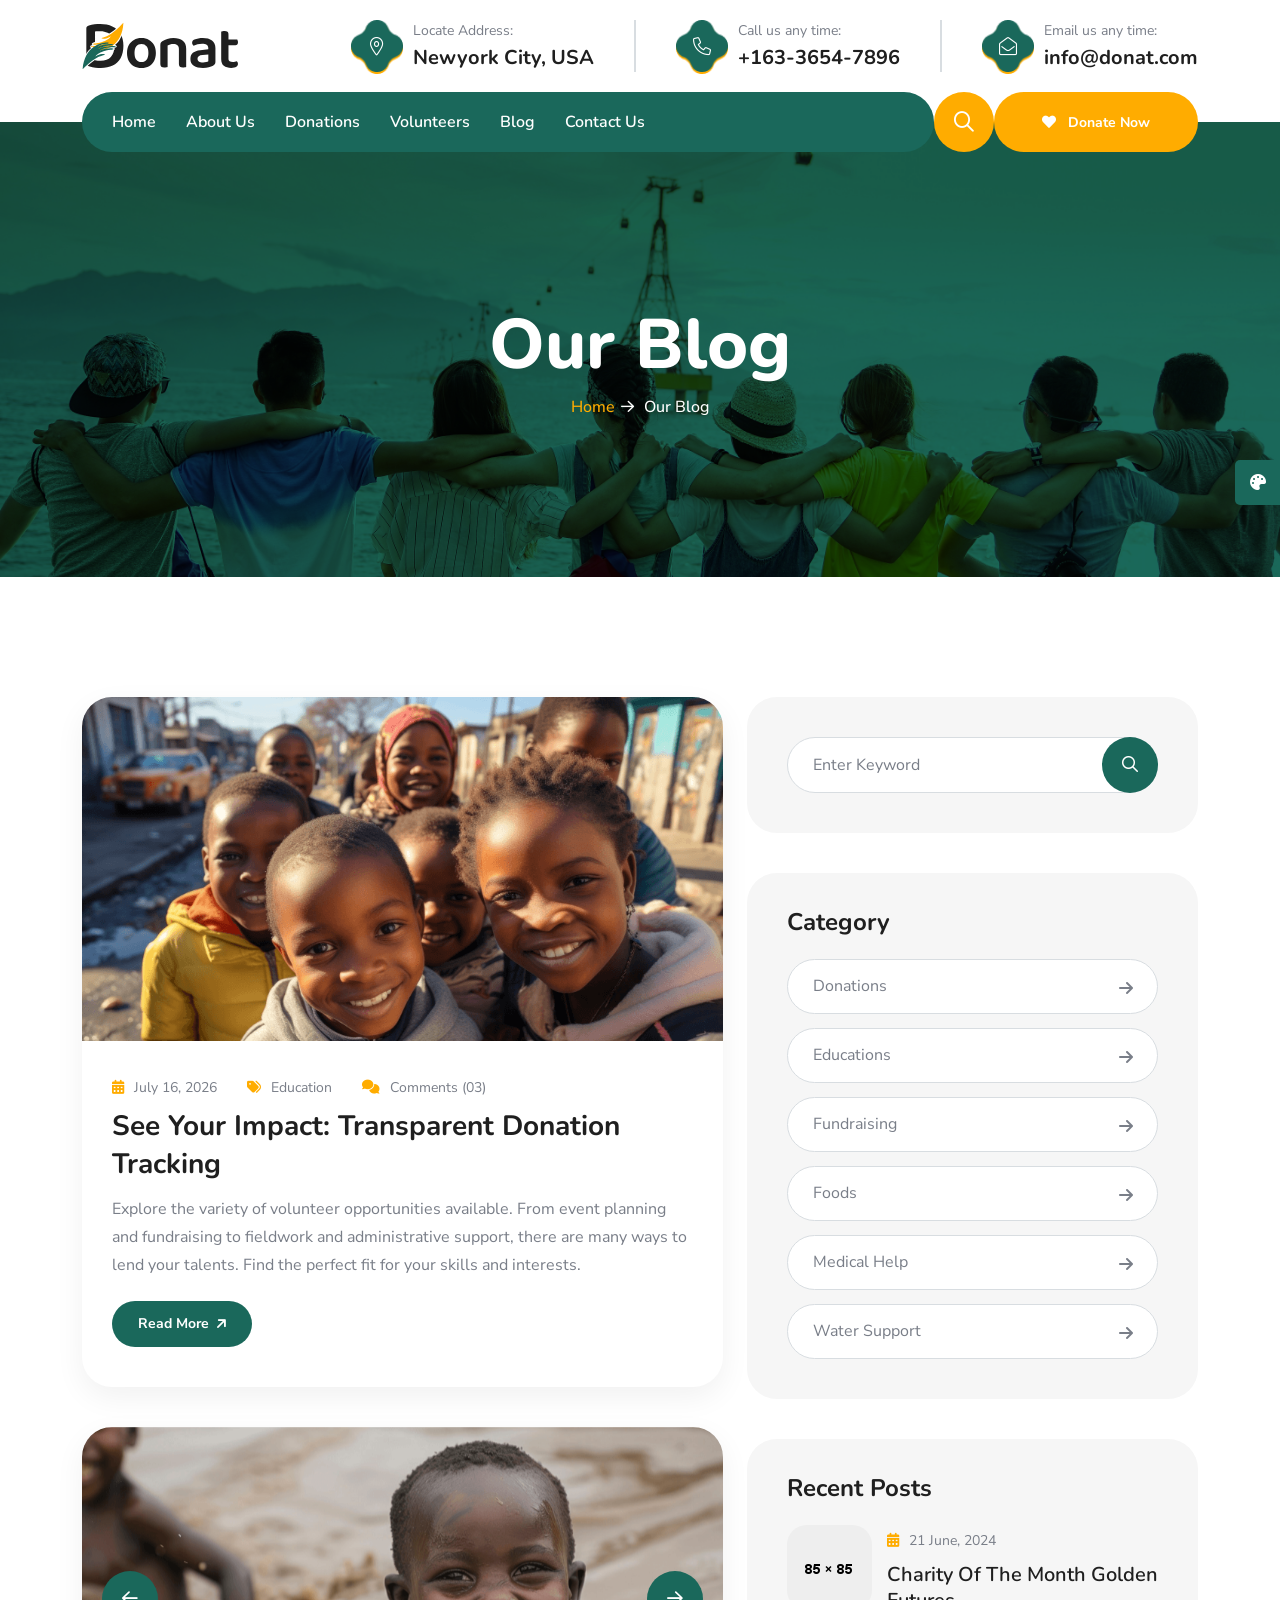
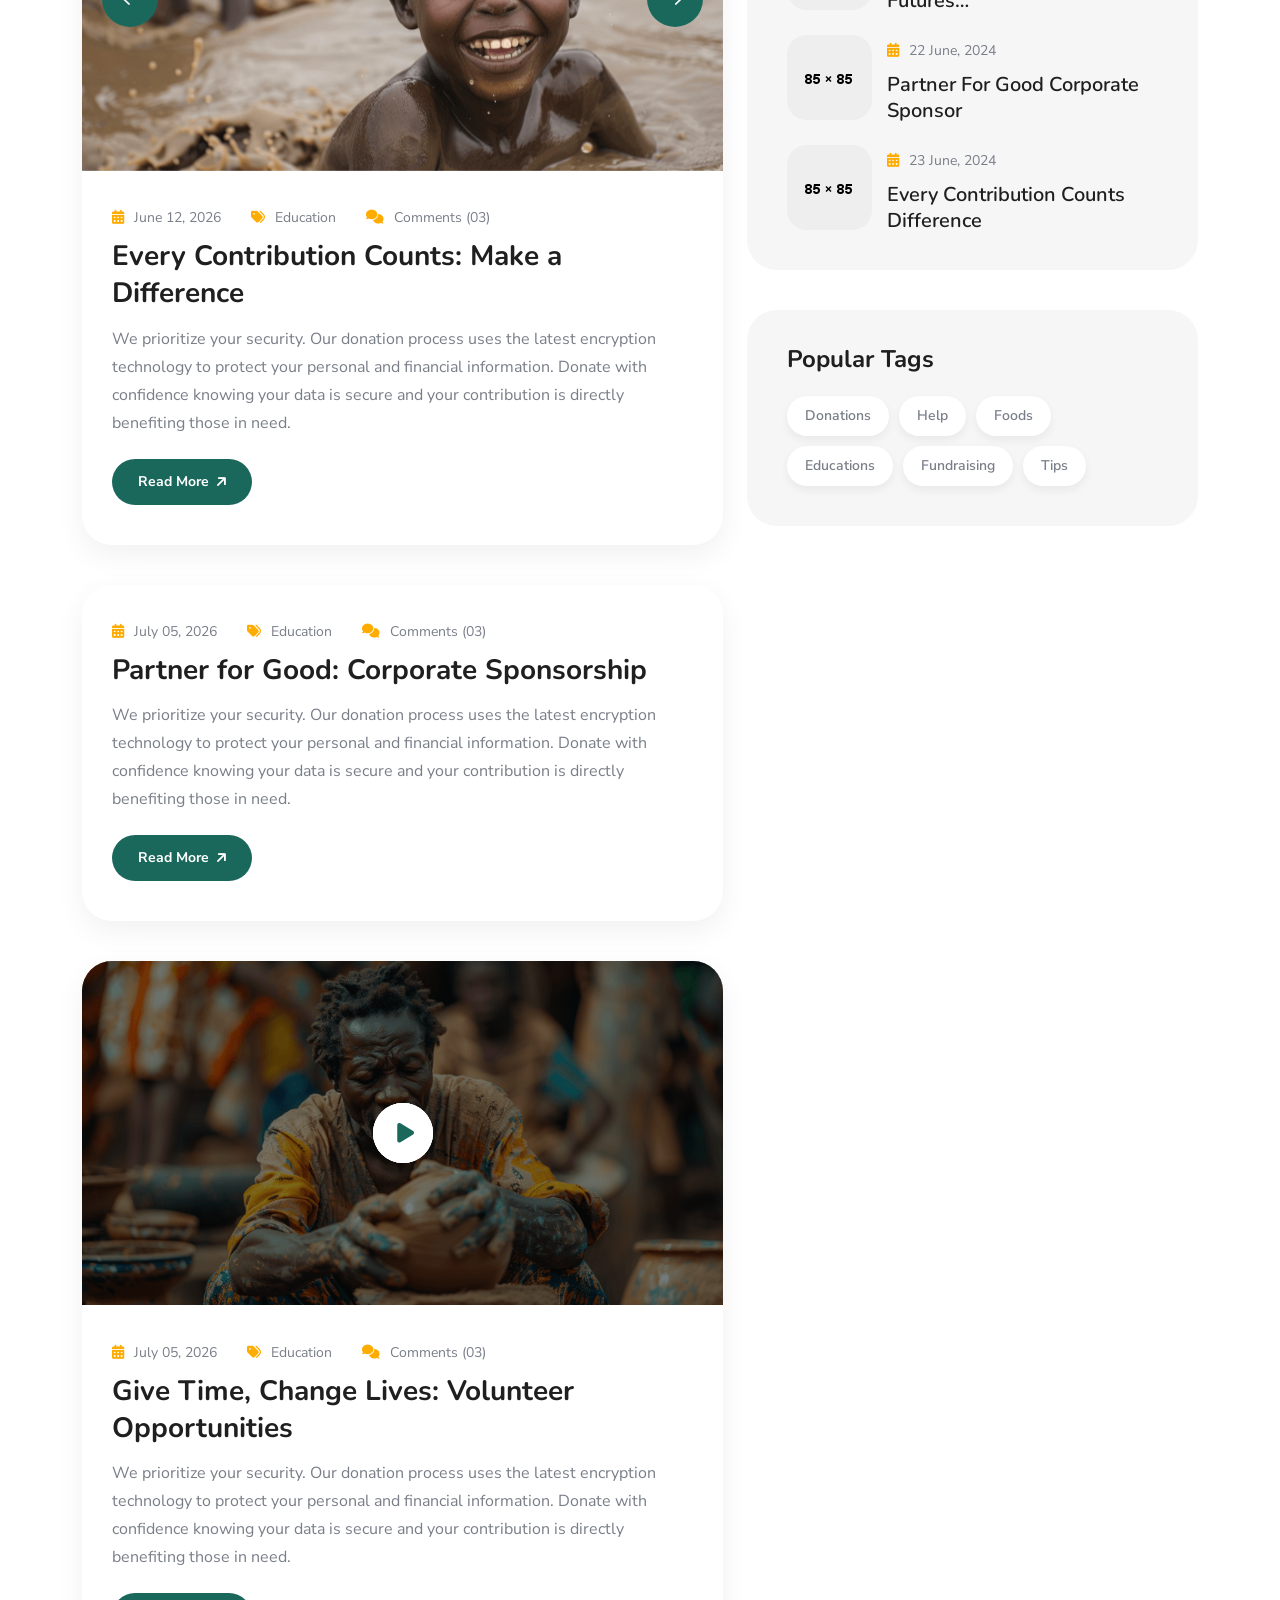
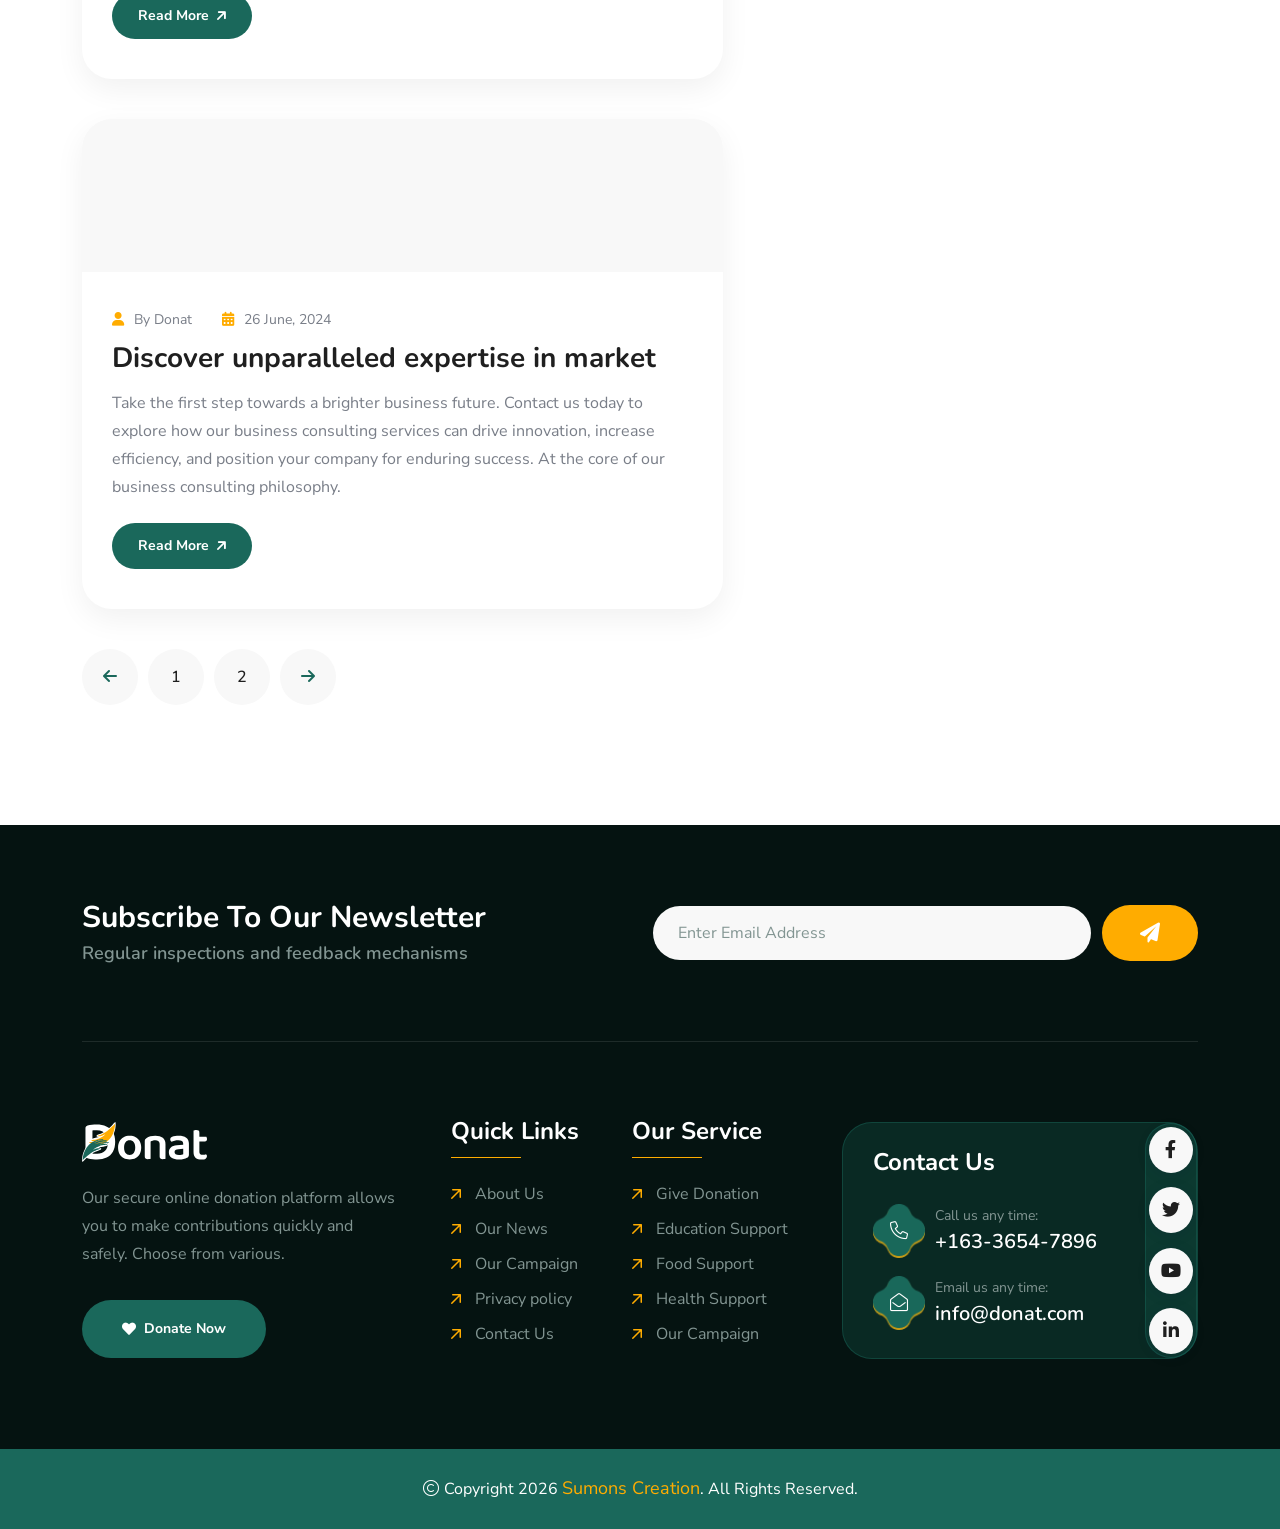
<file: blog.html>
<!doctype html>
<html class="no-js" lang="zxx" dir="ltr">

<head>
    <meta charset="utf-8">
    <meta http-equiv="x-ua-compatible" content="ie=edge">
    <title>Donat - Charity & Donation- Blog</title>
    <meta name="author" content="Donat">
    <meta name="description" content="Donat - Charity & Donation HTML Template">
    <meta name="keywords" content="Donat - Charity & Donation HTML Template">
    <meta name="robots" content="INDEX,FOLLOW">

    <!-- Mobile Specific Metas -->
    <meta name="viewport" content="width=device-width, initial-scale=1, shrink-to-fit=no">

    <!-- Favicons - Place favicon.ico in the root directory -->
    <link rel="apple-touch-icon" sizes="57x57" href="assets/img/favicons/apple-icon-57x57.png">
    <link rel="apple-touch-icon" sizes="60x60" href="assets/img/favicons/apple-icon-60x60.png">
    <link rel="apple-touch-icon" sizes="72x72" href="assets/img/favicons/apple-icon-72x72.png">
    <link rel="apple-touch-icon" sizes="76x76" href="assets/img/favicons/apple-icon-76x76.png">
    <link rel="apple-touch-icon" sizes="114x114" href="assets/img/favicons/apple-icon-114x114.png">
    <link rel="apple-touch-icon" sizes="120x120" href="assets/img/favicons/apple-icon-120x120.png">
    <link rel="apple-touch-icon" sizes="144x144" href="assets/img/favicons/apple-icon-144x144.png">
    <link rel="apple-touch-icon" sizes="152x152" href="assets/img/favicons/apple-icon-152x152.png">
    <link rel="apple-touch-icon" sizes="180x180" href="assets/img/favicons/apple-icon-180x180.png">
    <link rel="icon" type="image/png" sizes="192x192" href="assets/img/favicons/android-icon-192x192.png">
    <link rel="icon" type="image/png" sizes="32x32" href="assets/img/favicons/favicon-32x32.png">
    <link rel="icon" type="image/png" sizes="96x96" href="assets/img/favicons/favicon-96x96.png">
    <link rel="icon" type="image/png" sizes="16x16" href="assets/img/favicons/favicon-16x16.png">
    <link rel="manifest" href="assets/img/favicons/manifest.json">
    <meta name="msapplication-TileColor" content="#ffffff">
    <meta name="msapplication-TileImage" content="assets/img/favicons/ms-icon-144x144.png">
    <meta name="theme-color" content="#ffffff">

    <!--==============================
	  Google Fonts
	============================== -->
    <link rel="preconnect" href="https://fonts.googleapis.com">
    <link rel="preconnect" href="https://fonts.gstatic.com" crossorigin>
    <link href="https://fonts.googleapis.com/css2?family=Caveat:wght@400..700&family=Nunito+Sans:ital,opsz,wght@0,6..12,200..1000;1,6..12,200..1000&family=Nunito:ital,wght@0,200..1000;1,200..1000&display=swap" rel="stylesheet">

    <!--==============================
	    All CSS File
	============================== -->
    <!-- Bootstrap -->
    <link rel="stylesheet" href="assets/css/bootstrap.min.css">
    <!-- Fontawesome Icon -->
    <link rel="stylesheet" href="assets/css/fontawesome.min.css">
    <!-- Magnific Popup -->
    <link rel="stylesheet" href="assets/css/magnific-popup.min.css">
    <!-- datetimepicker -->
    <link rel="stylesheet" href="assets/css/jquery.datetimepicker.min.css">
    <!-- Swiper Js -->
    <link rel="stylesheet" href="assets/css/swiper-bundle.min.css">
    <!-- Theme Custom CSS -->
    <link rel="stylesheet" href="assets/css/style.css">

</head>

<body>



    <!--********************************
   		Code Start From Here 
	******************************** -->

  <!--==============================
    Sidemenu
============================== -->
    <div class="sidemenu-wrapper sidemenu-cart ">
        <div class="sidemenu-content">
            <button class="closeButton sideMenuCls"><i class="far fa-times"></i></button>
            <div class="widget woocommerce widget_shopping_cart">
                <h3 class="widget_title">Shopping cart</h3>
                <div class="widget_shopping_cart_content">
                    <ul class="woocommerce-mini-cart cart_list product_list_widget ">
                        <li class="woocommerce-mini-cart-item mini_cart_item">
                            <a href="#" class="remove remove_from_cart_button"><i class="far fa-times"></i></a>
                            <a href="#"><img src="assets/img/product/product_thumb_1_1.png" alt="Cart Image">Books</a>
                            <span class="quantity">1 ×
                                <span class="woocommerce-Price-amount amount">
                                    <span class="woocommerce-Price-currencySymbol">$</span>940.00</span>
                            </span>
                        </li>
                        <li class="woocommerce-mini-cart-item mini_cart_item">
                            <a href="#" class="remove remove_from_cart_button"><i class="far fa-times"></i></a>
                            <a href="#"><img src="assets/img/product/product_thumb_1_2.png" alt="Cart Image">Medicine</a>
                            <span class="quantity">1 ×
                                <span class="woocommerce-Price-amount amount">
                                    <span class="woocommerce-Price-currencySymbol">$</span>899.00</span>
                            </span>
                        </li>
                        <li class="woocommerce-mini-cart-item mini_cart_item">
                            <a href="#" class="remove remove_from_cart_button"><i class="far fa-times"></i></a>
                            <a href="#"><img src="assets/img/product/product_thumb_1_3.png" alt="Cart Image">Dress</a>
                            <span class="quantity">1 ×
                                <span class="woocommerce-Price-amount amount">
                                    <span class="woocommerce-Price-currencySymbol">$</span>756.00</span>
                            </span>
                        </li>
                        <li class="woocommerce-mini-cart-item mini_cart_item">
                            <a href="#" class="remove remove_from_cart_button"><i class="far fa-times"></i></a>
                            <a href="#"><img src="assets/img/product/product_thumb_1_4.png" alt="Cart Image">Chair</a>
                            <span class="quantity">1 ×
                                <span class="woocommerce-Price-amount amount">
                                    <span class="woocommerce-Price-currencySymbol">$</span>723.00</span>
                            </span>
                        </li>
                        <li class="woocommerce-mini-cart-item mini_cart_item">
                            <a href="#" class="remove remove_from_cart_button"><i class="far fa-times"></i></a>
                            <a href="#"><img src="assets/img/product/product_thumb_1_5.png" alt="Cart Image">Cloths</a>
                            <span class="quantity">1 ×
                                <span class="woocommerce-Price-amount amount">
                                    <span class="woocommerce-Price-currencySymbol">$</span>1080.00</span>
                            </span>
                        </li>
                    </ul>
                    <p class="woocommerce-mini-cart__total total">
                        <strong>Subtotal:</strong>
                        <span class="woocommerce-Price-amount amount">
                            <span class="woocommerce-Price-currencySymbol">$</span>4398.00</span>
                    </p>
                    <p class="woocommerce-mini-cart__buttons buttons">
                        <a href="cart.html" class="th-btn wc-forward">View cart</a>
                        <a href="checkout.html" class="th-btn checkout wc-forward">Checkout</a>
                    </p>
                </div>
            </div>
        </div>
    </div>
    <div class="popup-search-box d-none d-lg-block">
        <button class="searchClose"><i class="far fa-times"></i></button>
        <form action="#">
            <input type="text" placeholder="What are you looking for?">
            <button type="submit"><i class="fal fa-search"></i></button>
        </form>
    </div><!--==============================
    Mobile Menu
  ============================== -->
    <div class="th-menu-wrapper">
        <div class="th-menu-area text-center">
            <button class="th-menu-toggle"><i class="fal fa-times"></i></button>
            <div class="mobile-logo">
                <a href="index.html"><img src="assets/img/logo.svg" alt="Donat"></a>
            </div>
            <div class="th-mobile-menu">
                <ul>
                    <li class="#">
                        <a href="index.html">Home</a>
                        
                    </li>
                    <li><a href="about.html">About Us</a></li>
                    <li class="#">
                        <a href="donation.html">Donations</a>
                  </li>
                    <li class="#">
                        <a href="Volunteers.html">Volunteers</a>
                        
                    </li>
                    <li class="#">
                        <a href="blog.html">Blog</a>
                        
                    </li>
                    <li>
                        <a href="contact.html">Contact Us</a>
                    </li>
                </ul>
            </div>
        </div>
    </div>
    <div class="color-scheme-wrap active">
        <button class="switchIcon"><i class="fa-solid fa-palette"></i></button>
        <h3 class="color-scheme-wrap-title text-center">Color Switcher</h3>
        <h4 class="color-scheme-wrap-subtitle text-center">Theme Color</h4>
        <div class="color-switch-btns">
            <button data-color="#1A685B"><i class="fa-solid fa-droplet"></i></button>
            <button data-color="#f34e3a"><i class="fa-solid fa-droplet"></i></button>
            <button data-color="#FF4857"><i class="fa-solid fa-droplet"></i></button>
            <button data-color="#3843C1"><i class="fa-solid fa-droplet"></i></button>
            <button data-color="#FF7E02"><i class="fa-solid fa-droplet"></i></button>
        </div>
        <h4 class="color-scheme-wrap-subtitle mt-20 text-center">Secondary Color</h4>
        <div class="secondary-color-switch-btns">
            <button data-secondary-color="#FFAC00"><i class="fa-solid fa-droplet"></i></button>
            <button data-secondary-color="#F41E1E"><i class="fa-solid fa-droplet"></i></button>
            <button data-secondary-color="#f34e3a"><i class="fa-solid fa-droplet"></i></button>
            <button data-secondary-color="#FF4857"><i class="fa-solid fa-droplet"></i></button>
            <button data-secondary-color="#3843C1"><i class="fa-solid fa-droplet"></i></button>
        </div>
    </div><!--==============================
	Header Area
==============================-->
    <header class="th-header header-default">
        <div class="menu-top">
            <div class="container">
                <div class="row justify-content-center justify-content-lg-between align-items-center gy-2">
                    <div class="col-auto d-none d-lg-block">
                        <div class="header-logo">
                            <a href="index.html"><img src="assets/img/logo.svg" alt="Donat"></a>
                        </div>
                    </div>
                    <div class="col-auto d-none d-md-block">
                        <div class="info-card-wrap">
                            <div class="info-card">
                                <div class="box-icon">
                                    <i class="fal fa-map-marker-alt"></i>
                                    <div class="bg-shape1" data-mask-src="assets/img/shape/info_card_icon_bg_shape_1_1.png"></div>
                                    <div class="bg-shape2" data-mask-src="assets/img/shape/info_card_icon_bg_shape_1_1.png"></div>
                                </div>
                                <div class="box-content">
                                    <p class="box-text">Locate Address:</p>
                                    <h4 class="box-title"><a href="https://www.google.com/maps">Newyork City, USA</a></h4>
                                </div>
                            </div>
                            <div class="info-card">
                                <div class="box-icon">
                                    <i class="fal fa-phone"></i>
                                    <div class="bg-shape1" data-mask-src="assets/img/shape/info_card_icon_bg_shape_1_1.png"></div>
                                    <div class="bg-shape2" data-mask-src="assets/img/shape/info_card_icon_bg_shape_1_1.png"></div>
                                </div>
                                <div class="box-content">
                                    <p class="box-text">Call us any time:</p>
                                    <h4 class="box-title"><a href="tel:16336547896">+163-3654-7896</a></h4>
                                </div>
                            </div>
                            <div class="info-card">
                                <div class="box-icon">
                                    <i class="fal fa-envelope-open"></i>
                                    <div class="bg-shape1" data-mask-src="assets/img/shape/info_card_icon_bg_shape_1_1.png"></div>
                                    <div class="bg-shape2" data-mask-src="assets/img/shape/info_card_icon_bg_shape_1_1.png"></div>
                                </div>
                                <div class="box-content">
                                    <p class="box-text">Email us any time:</p>
                                    <h4 class="box-title"><a href="mailto:info@donat.com">info@donat.com</a></h4>
                                </div>
                            </div>
                        </div>
                    </div>
                    <div class="col-auto header-social-col">
                        <div class="th-social">
                            <a href="https://www.facebook.com/"><i class="fab fa-facebook-f"></i></a>
                            <a href="https://www.twitter.com/"><i class="fab fa-twitter"></i></a>
                            <a href="https://www.youtube.com/"><i class="fab fa-youtube"></i></a>
                            <a href="https://www.linkedin.com/"><i class="fab fa-linkedin-in"></i></a>
                        </div>
                    </div>
                </div>
            </div>
        </div>
        <div class="sticky-wrapper">
            <!-- Main Menu Area -->
            <div class="container">
                <div class="menu-area">
                    <div class="menu-area-wrap">
                        <div class="col-auto d-inline-block d-lg-none">
                            <div class="header-logo">
                                <a href="index.html"><img src="assets/img/logo-white.svg" alt="Donat"></a>
                            </div>
                        </div>
                        <nav class="main-menu d-none d-lg-block">
                            <ul>
                    <li class="#">
                        <a href="index.html">Home</a>
                        
                    </li>
                    <li><a href="about.html">About Us</a></li>
                    <li class="#">
                        <a href="donation.html">Donations</a>
                  </li>
                    <li class="#">
                        <a href="Volunteers.html">Volunteers</a>
                        
                    </li>
                    <li class="#">
                        <a href="blog.html">Blog</a>
                        
                    </li>
                    <li>
                        <a href="contact.html">Contact Us</a>
                    </li>
                </ul>
                        </nav>
                        <p class="header-notice"><img class="me-1" src="assets/img/icon/heart-icon.svg" alt="img">Are you ready to help them? Let’s become a volunteers...</p>
                    </div>
                    <div class="header-button">
                        <button type="button" class="icon-btn style2 searchBoxToggler d-lg-block d-none"><i class="far fa-search"></i></button>
                        
                        <a href="contact.html" class="th-btn style3 d-lg-block d-none"><i class="fas fa-heart me-2"></i> Donate Now</a>
                        <button type="button" class="icon-btn th-menu-toggle d-lg-none"><i class="far fa-bars"></i></button>
                    </div>
                </div>
            </div>
        </div>
    </header>


    <!--==============================
    Breadcumb
============================== -->
    <div class="breadcumb-wrapper " data-bg-src="assets/img/bg/breadcumb-bg.jpg" data-overlay="theme">
        <div class="container">
            <div class="breadcumb-content">
                <h1 class="breadcumb-title">Our Blog</h1>
                <ul class="breadcumb-menu">
                    <li><a href="index.html">Home</a></li>
                    <li>Our Blog</li>
                </ul>
            </div>
        </div>
    </div><!--==============================
Blog Area
==============================-->
    <section class="th-blog-wrapper space-top space-extra-bottom">
        <div class="container">
            <div class="row gx-40">
                <div class="col-xxl-8 col-lg-7">
                    <div class="th-blog blog-single has-post-thumbnail">
                        <div class="blog-img">
                            <a href="blog-details.html"><img src="assets/img/blog/blog-s-1-1.jpg" alt="Blog Image"></a>
                        </div>
                        <div class="blog-content">
                            <div class="blog-meta">
                                <a href="blog.html"><i class="fas fa-calendar-days"></i>July 16, 2026</a>
                                <a href="blog.html"><i class="fas fa-tags"></i>Education</a>
                                <a href="blog.html"><i class="fas fa-comments"></i>Comments (03)</a>
                            </div>
                            <h2 class="blog-title"><a href="blog-details.html">See Your Impact: Transparent Donation Tracking</a>
                            </h2>
                            <p class="blog-text">Explore the variety of volunteer opportunities available. From event planning and fundraising to fieldwork and administrative support, there are many ways to lend your talents. Find the perfect fit for your skills and interests.</p>
                            <a href="blog-details.html" class="th-btn btn-sm">Read More <i class="fas fa-arrow-up-right ms-2"></i></a>
                        </div>
                    </div>

                    <div class="th-blog blog-single has-post-thumbnail">
                        <div class="blog-img th-slider" data-slider-options='{"effect":"fade"}'>
                            <div class="swiper-wrapper">
                                <div class="swiper-slide">
                                    <a href="blog-details.html"><img src="assets/img/blog/blog-s-1-2.jpg" alt="Blog Image"></a>
                                </div>
                                <div class="swiper-slide">
                                    <a href="blog-details.html"><img src="assets/img/blog/blog-s-1-4.jpg" alt="Blog Image"></a>
                                </div>
                            </div>
                            <button class="slider-arrow slider-prev"><i class="far fa-arrow-left"></i></button>
                            <button class="slider-arrow slider-next"><i class="far fa-arrow-right"></i></button>
                        </div>
                        <div class="blog-content">
                            <div class="blog-meta">
                                <a href="blog.html"><i class="fas fa-calendar-days"></i>June 12, 2026</a>
                                <a href="blog.html"><i class="fas fa-tags"></i>Education</a>
                                <a href="blog.html"><i class="fas fa-comments"></i>Comments (03)</a>
                            </div>
                            <h2 class="blog-title"><a href="blog-details.html">Every Contribution Counts: Make a Difference</a>
                            </h2>
                            <p class="blog-text">We prioritize your security. Our donation process uses the latest encryption technology to protect your personal and financial information. Donate with confidence knowing your data is secure and your contribution is directly benefiting those in need.</p>
                            <a href="blog-details.html" class="th-btn btn-sm">Read More <i class="fas fa-arrow-up-right ms-2"></i></a>
                        </div>
                    </div>

                    <div class="th-blog blog-single">
                        <div class="blog-content">
                            <div class="blog-meta">
                                <a href="blog.html"><i class="fas fa-calendar-days"></i>July 05, 2026</a>
                                <a href="blog.html"><i class="fas fa-tags"></i>Education</a>
                                <a href="blog.html"><i class="fas fa-comments"></i>Comments (03)</a>
                            </div>
                            <h2 class="blog-title"><a href="blog-details.html">Partner for Good: Corporate Sponsorship</a>
                            </h2>
                            <p class="blog-text">We prioritize your security. Our donation process uses the latest encryption technology to protect your personal and financial information. Donate with confidence knowing your data is secure and your contribution is directly benefiting those in need.</p>
                            <a href="blog-details.html" class="th-btn btn-sm">Read More <i class="fas fa-arrow-up-right ms-2"></i></a>
                        </div>
                    </div>

                    <div class="th-blog blog-single has-post-thumbnail">
                        <div class="blog-img" data-overlay="black" data-opacity="5">
                            <a href="blog-details.html"><img src="assets/img/blog/blog-s-1-3.jpg" alt="Blog Image"></a>
                            <a href="https://www.youtube.com/watch?v=_sI_Ps7JSEk" class="play-btn popup-video"><i class="fas fa-play"></i></a>
                        </div>
                        <div class="blog-content">
                            <div class="blog-meta">
                                <a href="blog.html"><i class="fas fa-calendar-days"></i>July 05, 2026</a>
                                <a href="blog.html"><i class="fas fa-tags"></i>Education</a>
                                <a href="blog.html"><i class="fas fa-comments"></i>Comments (03)</a>
                            </div>
                            <h2 class="blog-title"><a href="blog-details.html">Give Time, Change Lives: Volunteer Opportunities</a>
                            </h2>
                            <p class="blog-text">We prioritize your security. Our donation process uses the latest encryption technology to protect your personal and financial information. Donate with confidence knowing your data is secure and your contribution is directly benefiting those in need.</p>
                            <a href="blog-details.html" class="th-btn btn-sm">Read More <i class="fas fa-arrow-up-right ms-2"></i></a>
                        </div>
                    </div>

                    <div class="th-blog blog-single has-post-thumbnail">
                        <div class="blog-audio">
                            <iframe title="Tell Me U Luv Me (with Trippie Redd) by Juice WRLD" src="https://w.soundcloud.com/player/?visual=true&amp;url=https%3A%2F%2Fapi.soundcloud.com%2Ftracks%2F830279092&amp;show_artwork=true&amp;maxwidth=751&amp;maxheight=1000&amp;dnt=1"></iframe>
                        </div>
                        <div class="blog-content">
                            <div class="blog-meta">
                                <a class="author" href="blog.html"><i class="fas fa-user"></i>By Donat</a>
                                <a href="blog.html"><i class="fas fa-calendar-days"></i>26 June, 2024</a>
                            </div>
                            <h2 class="blog-title"><a href="blog-details.html">Discover unparalleled expertise in market</a>
                            </h2>
                            <p class="blog-text">Take the first step towards a brighter business future. Contact us today to explore how our business consulting services can drive innovation, increase efficiency, and position your company for enduring success. At the core of our business consulting philosophy.</p>
                            <a href="blog-details.html" class="th-btn btn-sm">Read More <i class="fas fa-arrow-up-right ms-2"></i></a>
                        </div>
                    </div>

                    <div class="th-pagination ">
                        <ul>
                            <li><a href="blog.html"><i class="fas fa-arrow-left"></i></a></li>
                            <li><a href="blog.html">1</a></li>
                            <li><a href="blog.html">2</a></li>
                            <li><a href="blog.html"><i class="fas fa-arrow-right"></i></a></li>
                        </ul>
                    </div>
                </div>
                <div class="col-xxl-4 col-lg-5">
                    <aside class="sidebar-area">
                        <div class="widget widget_search  ">
                            <form class="search-form">
                                <input type="text" placeholder="Enter Keyword">
                                <button type="submit"><i class="far fa-search"></i></button>
                            </form>
                        </div>
                        <div class="widget widget_categories  ">
                            <h3 class="widget_title">Category</h3>
                            <ul>
                                <li>
                                    <a href="blog.html">Donations</a>
                                    <span><i class="fas fa-arrow-right"></i></span>
                                </li>
                                <li>
                                    <a href="blog.html">Educations</a>
                                    <span><i class="fas fa-arrow-right"></i></span>
                                </li>
                                <li>
                                    <a href="blog.html">Fundraising</a>
                                    <span><i class="fas fa-arrow-right"></i></span>
                                </li>
                                <li>
                                    <a href="blog.html">Foods</a>
                                    <span><i class="fas fa-arrow-right"></i></span>
                                </li>
                                <li>
                                    <a href="blog.html">Medical Help</a>
                                    <span><i class="fas fa-arrow-right"></i></span>
                                </li>
                                <li>
                                    <a href="blog.html">Water Support</a>
                                    <span><i class="fas fa-arrow-right"></i></span>
                                </li>
                            </ul>
                        </div>
                        <div class="widget  ">
                            <h3 class="widget_title">Recent Posts</h3>
                            <div class="recent-post-wrap">
                                <div class="recent-post">
                                    <div class="media-img">
                                        <a href="blog-details.html"><img src="assets/img/blog/recent-post-1-1.jpg" alt="Blog Image"></a>
                                    </div>
                                    <div class="media-body">
                                        <div class="recent-post-meta">
                                            <a href="blog.html"><i class="fas fa-calendar-days"></i>21 June, 2024</a>
                                        </div>
                                        <h4 class="post-title"><a class="text-inherit" href="blog-details.html">Charity Of The Month Golden Futures…</a></h4>
                                    </div>
                                </div>
                                <div class="recent-post">
                                    <div class="media-img">
                                        <a href="blog-details.html"><img src="assets/img/blog/recent-post-1-2.jpg" alt="Blog Image"></a>
                                    </div>
                                    <div class="media-body">
                                        <div class="recent-post-meta">
                                            <a href="blog.html"><i class="fas fa-calendar-days"></i>22 June, 2024</a>
                                        </div>
                                        <h4 class="post-title"><a class="text-inherit" href="blog-details.html">Partner for Good Corporate Sponsor</a></h4>
                                    </div>
                                </div>
                                <div class="recent-post">
                                    <div class="media-img">
                                        <a href="blog-details.html"><img src="assets/img/blog/recent-post-1-3.jpg" alt="Blog Image"></a>
                                    </div>
                                    <div class="media-body">
                                        <div class="recent-post-meta">
                                            <a href="blog.html"><i class="fas fa-calendar-days"></i>23 June, 2024</a>
                                        </div>
                                        <h4 class="post-title"><a class="text-inherit" href="blog-details.html">Every Contribution Counts Difference</a></h4>
                                    </div>
                                </div>
                            </div>
                        </div>
                        <div class="widget widget_tag_cloud  ">
                            <h3 class="widget_title">Popular Tags</h3>
                            <div class="tagcloud">
                                <a href="blog.html">Donations</a>
                                <a href="blog.html">Help</a>
                                <a href="blog.html">Foods</a>
                                <a href="blog.html">Educations</a>
                                <a href="blog.html">Fundraising</a>
                                <a href="blog.html">Tips</a>
                            </div>
                        </div>
                    </aside>
                </div>
            </div>
        </div>
    </section>
    <!--==============================
	Footer Area
==============================-->
    <footer class="footer-wrapper footer-default" data-bg-src="assets/img/bg/footer-default-bg-mask.png">
        <div class="footer-bg-shape2 shape-mockup jump" data-top="20%" data-right="0">
            <img src="assets/img/shape/footer-bg-shape3.png" alt="img">
        </div>
        <div class="footer-bg-shape3 shape-mockup d-none" data-bottom="0" data-right="0">
            <img src="assets/img/shape/footer-bg-shape2.png" alt="img">
        </div>
        <div class="footer-top">
            <div class="container">
                <div class="subscribe-box">
                    <div class="row gy-40 align-items-center justify-content-center">
                        <div class="col-xl-6">
                            <h4 class="subscribe-box_title">Subscribe to Our Newsletter</h4>
                            <p class="subscribe-box_text">Regular inspections and feedback mechanisms</p>
                        </div>
                        <div class="col-xl-6 col-lg-8">
                            <form class="newsletter-form">
                                <div class="form-group">
                                    <input class="form-control" type="email" placeholder="Enter Email Address" required="">
                                </div>
                                <button type="submit" class="th-btn style3"><i class="fas fa-paper-plane"></i></button>
                            </form>
                        </div>
                    </div>
                </div>
            </div>
        </div>
        <div class="widget-area">
            <div class="container">
                <div class="row justify-content-between">
                    <div class="col-md-6 col-xl-auto">
                        <div class="widget footer-widget">
                            <div class="th-widget-about">
                                <div class="about-logo">
                                    <a href="index.html"><img src="assets/img/logo-white.svg" alt="Donat"></a>
                                </div>
                                <p class="about-text"> Our secure online donation platform allows you to make contributions quickly and safely. Choose from various.</p>
                                <a href="contact.html" class="th-btn"><i class="fas fa-heart me-2"></i> Donate Now</a>
                            </div>
                        </div>
                    </div>
                    <div class="col-sm-6 col-xl-auto">
                        <div class="widget widget_nav_menu footer-widget">
                            <h3 class="widget_title">Quick Links</h3>
                            <div class="menu-all-pages-container">
                                <ul class="menu">
                                    <li><a href="about.html">About Us</a></li>
                                    <li><a href="blog.html">Our News</a></li>
                                    <li><a href="about.html">Our Campaign</a></li>
                                    <li><a href="contact.html">Privacy policy</a></li>
                                    <li><a href="contact.html">Contact Us</a></li>
                                </ul>
                            </div>
                        </div>
                    </div>
                    <div class="col-sm-6 col-xl-auto">
                        <div class="widget widget_nav_menu footer-widget">
                            <h3 class="widget_title">Our Service</h3>
                            <div class="menu-all-pages-container">
                                <ul class="menu">
                                    <li><a href="donate-now.html">Give Donation</a></li>
                                    <li><a href="faq.html">Education Support</a></li>
                                    <li><a href="faq.html">Food Support</a></li>
                                    <li><a href="faq.html">Health Support</a></li>
                                    <li><a href="gallery.html">Our Campaign </a></li>
                                </ul>
                            </div>
                        </div>
                    </div>
                    <div class="col-md-6 col-xl-auto">
                        <div class="widget footer-widget">
                            <div class="th-widget-contact">
                                <h3 class="widget_title">Contact Us</h3>
                                <div class="info-card">
                                    <div class="box-icon">
                                        <i class="fal fa-phone"></i>
                                        <div class="bg-shape1" data-mask-src="assets/img/shape/info_card_icon_bg_shape_1_1.png"></div>
                                        <div class="bg-shape2" data-mask-src="assets/img/shape/info_card_icon_bg_shape_1_1.png"></div>
                                    </div>
                                    <div class="box-content">
                                        <p class="box-text">Call us any time:</p>
                                        <h4 class="box-title"><a href="tel:16336547896">+163-3654-7896</a></h4>
                                    </div>
                                </div>
                                <div class="info-card">
                                    <div class="box-icon">
                                        <i class="fal fa-envelope-open"></i>
                                        <div class="bg-shape1" data-mask-src="assets/img/shape/info_card_icon_bg_shape_1_1.png"></div>
                                        <div class="bg-shape2" data-mask-src="assets/img/shape/info_card_icon_bg_shape_1_1.png"></div>
                                    </div>
                                    <div class="box-content">
                                        <p class="box-text">Email us any time:</p>
                                        <h4 class="box-title"><a href="mailto:info@donat.com">info@donat.com</a></h4>
                                    </div>
                                </div>
                                <div class="th-social style2">
                                    <a href="https://www.facebook.com/"><i class="fab fa-facebook-f"></i></a>
                                    <a href="https://www.twitter.com/"><i class="fab fa-twitter"></i></a>
                                    <a href="https://www.youtube.com/"><i class="fab fa-youtube"></i></a>
                                    <a href="https://www.linkedin.com/"><i class="fab fa-linkedin-in"></i></a>
                                </div>
                            </div>
                        </div>
                    </div>
                </div>
            </div>
        </div>
        <div class="copyright-wrap">
            <div class="container">
                <div class="row justify-content-center gy-3 align-items-center">
                    <div class="col-lg-12">
                        <p class="copyright-text text-center">
                            <i class="fal fa-copyright"></i> Copyright 2026 <a href="index.html">Sumons Creation</a>. All Rights Reserved.
                        </p>
                    </div>
                </div>
            </div>
        </div>
    </footer>

    <!--********************************
			Code End  Here 
	******************************** -->

    <!-- Scroll To Top -->
    <div class="scroll-top">
        <svg class="progress-circle svg-content" width="100%" height="100%" viewBox="-1 -1 102 102">
            <path d="M50,1 a49,49 0 0,1 0,98 a49,49 0 0,1 0,-98" style="transition: stroke-dashoffset 10ms linear 0s; stroke-dasharray: 307.919, 307.919; stroke-dashoffset: 307.919;"></path>
        </svg>
    </div>

    <!--==============================
    All Js File
============================== -->
    <!-- Jquery -->
    <script src="assets/js/vendor/jquery-3.7.1.min.js"></script>
    <!-- Swiper Js -->
    <script src="assets/js/swiper-bundle.min.js"></script>
    <!-- Bootstrap -->
    <script src="assets/js/bootstrap.min.js"></script>
    <!-- Magnific Popup -->
    <script src="assets/js/jquery.magnific-popup.min.js"></script>
    <!-- Counter Up -->
    <script src="assets/js/jquery.counterup.min.js"></script>
    <!-- Range Slider -->
    <script src="assets/js/jquery-ui.min.js"></script>
    <!-- Isotope Filter -->
    <script src="assets/js/imagesloaded.pkgd.min.js"></script>
    <script src="assets/js/isotope.pkgd.min.js"></script>

    <!-- Main Js File -->
    <script src="assets/js/main.js"></script>
</body>

</html>
</file>
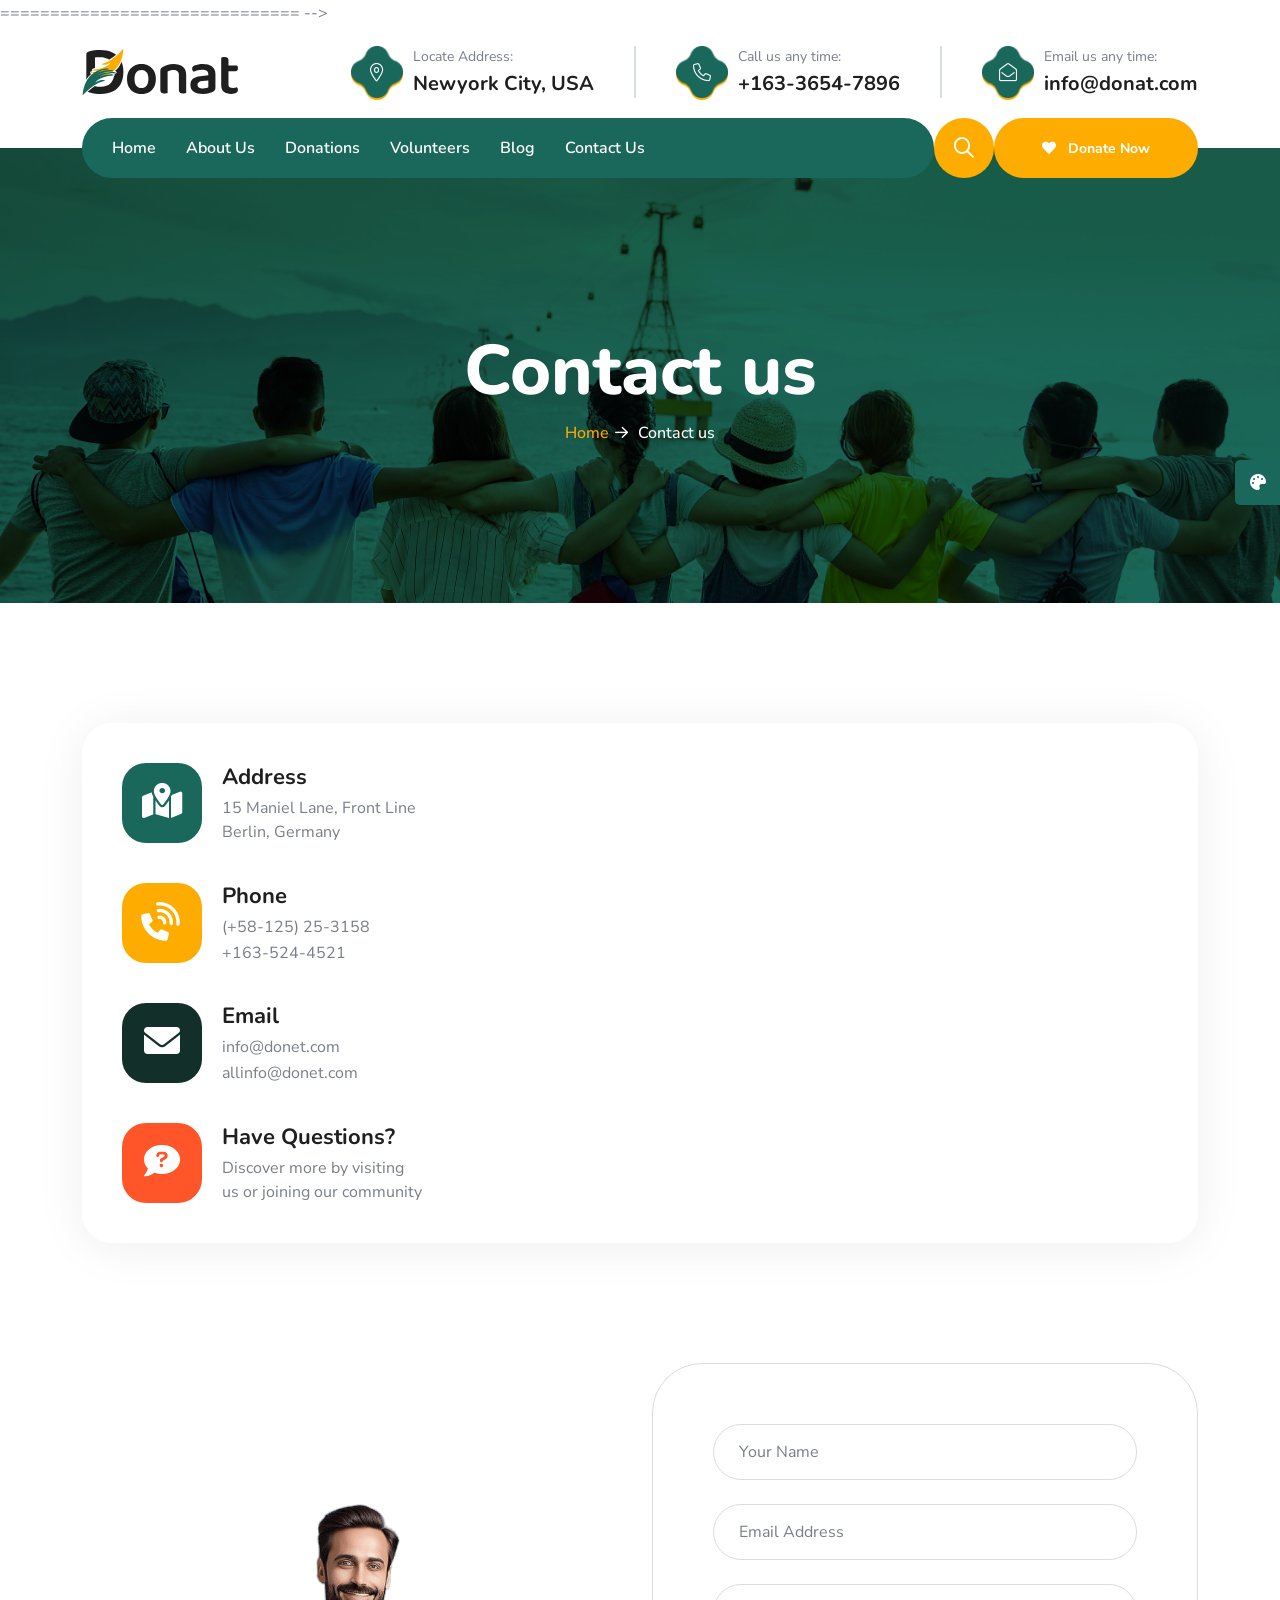
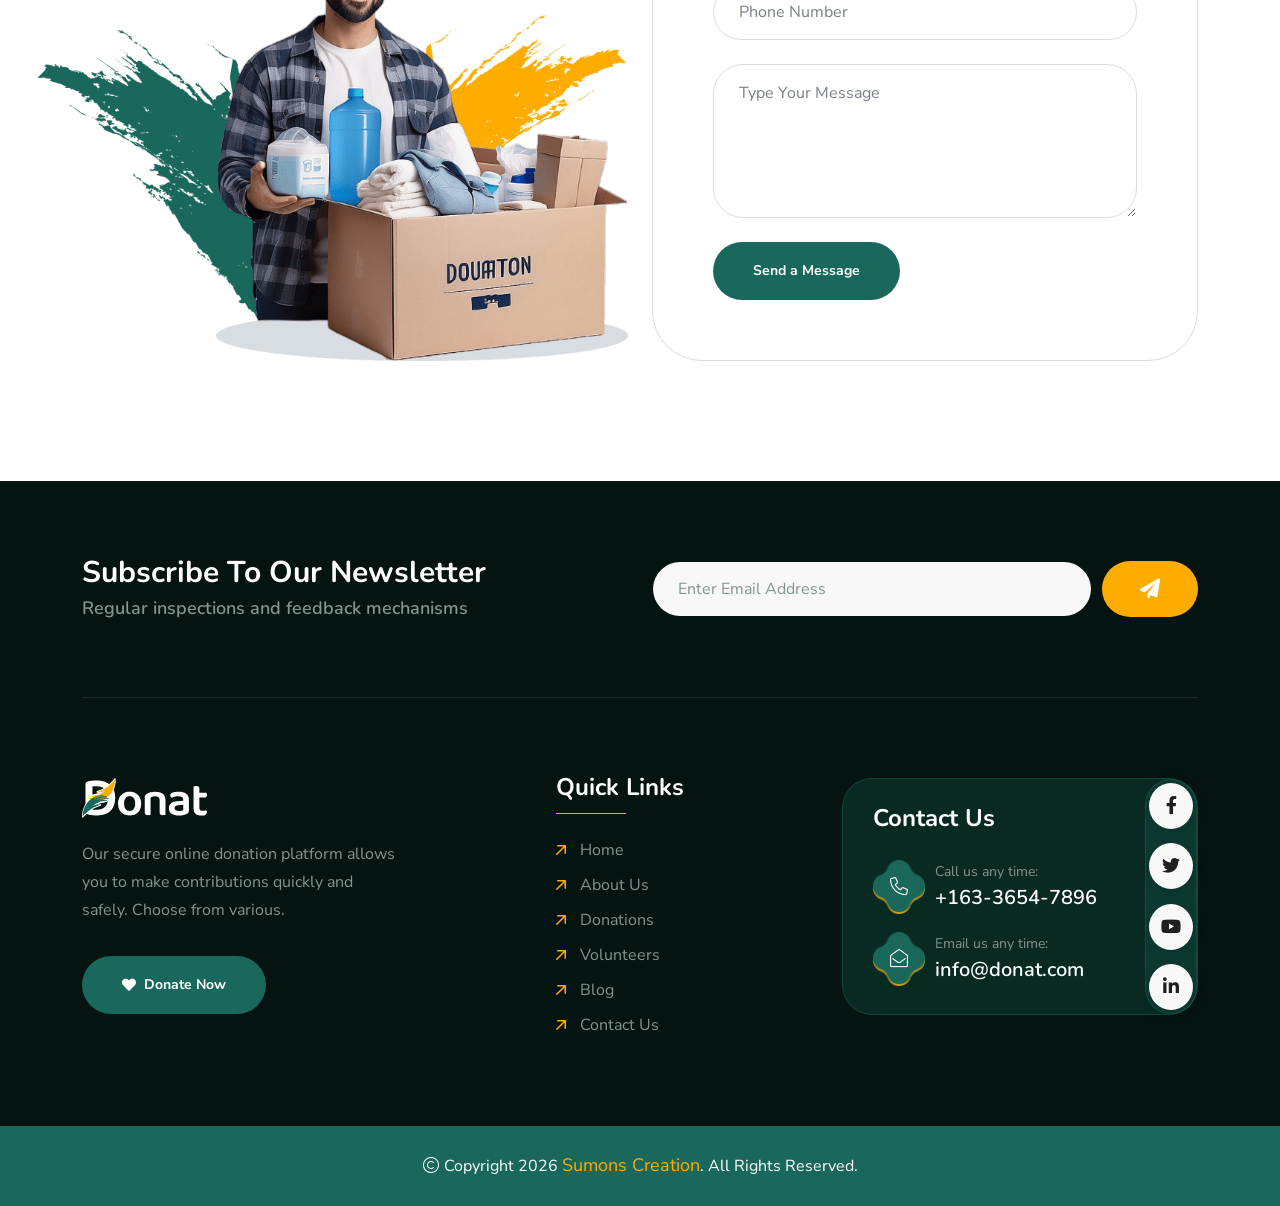
<file: contact.html>
<!doctype html>
<html class="no-js" lang="zxx" dir="ltr">

<head>
    <meta charset="utf-8">
    <meta http-equiv="x-ua-compatible" content="ie=edge">
    <title>Donat - Charity & Donation- Contact us</title>
    <meta name="author" content="Donat">
    <meta name="description" content="Donat - Charity & Donation HTML Template">
    <meta name="keywords" content="Donat - Charity & Donation HTML Template">
    <meta name="robots" content="INDEX,FOLLOW">

    <!-- Mobile Specific Metas -->
    <meta name="viewport" content="width=device-width, initial-scale=1, shrink-to-fit=no">

    <!-- Favicons - Place favicon.ico in the root directory -->
    <link rel="apple-touch-icon" sizes="57x57" href="assets/img/favicons/apple-icon-57x57.png">
    <link rel="apple-touch-icon" sizes="60x60" href="assets/img/favicons/apple-icon-60x60.png">
    <link rel="apple-touch-icon" sizes="72x72" href="assets/img/favicons/apple-icon-72x72.png">
    <link rel="apple-touch-icon" sizes="76x76" href="assets/img/favicons/apple-icon-76x76.png">
    <link rel="apple-touch-icon" sizes="114x114" href="assets/img/favicons/apple-icon-114x114.png">
    <link rel="apple-touch-icon" sizes="120x120" href="assets/img/favicons/apple-icon-120x120.png">
    <link rel="apple-touch-icon" sizes="144x144" href="assets/img/favicons/apple-icon-144x144.png">
    <link rel="apple-touch-icon" sizes="152x152" href="assets/img/favicons/apple-icon-152x152.png">
    <link rel="apple-touch-icon" sizes="180x180" href="assets/img/favicons/apple-icon-180x180.png">
    <link rel="icon" type="image/png" sizes="192x192" href="assets/img/favicons/android-icon-192x192.png">
    <link rel="icon" type="image/png" sizes="32x32" href="assets/img/favicons/favicon-32x32.png">
    <link rel="icon" type="image/png" sizes="96x96" href="assets/img/favicons/favicon-96x96.png">
    <link rel="icon" type="image/png" sizes="16x16" href="assets/img/favicons/favicon-16x16.png">
    <link rel="manifest" href="assets/img/favicons/manifest.json">
    <meta name="msapplication-TileColor" content="#ffffff">
    <meta name="msapplication-TileImage" content="assets/img/favicons/ms-icon-144x144.png">
    <meta name="theme-color" content="#ffffff">

    <!--==============================
	  Google Fonts
	============================== -->
    <link rel="preconnect" href="https://fonts.googleapis.com">
    <link rel="preconnect" href="https://fonts.gstatic.com" crossorigin>
    <link href="https://fonts.googleapis.com/css2?family=Caveat:wght@400..700&family=Nunito+Sans:ital,opsz,wght@0,6..12,200..1000;1,6..12,200..1000&family=Nunito:ital,wght@0,200..1000;1,200..1000&display=swap" rel="stylesheet">

    <!--==============================
	    All CSS File
	============================== -->
    <!-- Bootstrap -->
    <link rel="stylesheet" href="assets/css/bootstrap.min.css">
    <!-- Fontawesome Icon -->
    <link rel="stylesheet" href="assets/css/fontawesome.min.css">
    <!-- Magnific Popup -->
    <link rel="stylesheet" href="assets/css/magnific-popup.min.css">
    <!-- datetimepicker -->
    <link rel="stylesheet" href="assets/css/jquery.datetimepicker.min.css">
    <!-- Swiper Js -->
    <link rel="stylesheet" href="assets/css/swiper-bundle.min.css">
    <!-- Theme Custom CSS -->
    <link rel="stylesheet" href="assets/css/style.css">

</head>

<body>



    <!--********************************
   		Code Start From Here 
	******************************** -->

  
  
============================== -->
    <div class="sidemenu-wrapper sidemenu-cart ">
        <div class="sidemenu-content">
            <button class="closeButton sideMenuCls"><i class="far fa-times"></i></button>
            <div class="widget woocommerce widget_shopping_cart">
                <h3 class="widget_title">Shopping cart</h3>
                <div class="widget_shopping_cart_content">
                    <ul class="woocommerce-mini-cart cart_list product_list_widget ">
                        <li class="woocommerce-mini-cart-item mini_cart_item">
                            <a href="#" class="remove remove_from_cart_button"><i class="far fa-times"></i></a>
                            <a href="#"><img src="assets/img/product/product_thumb_1_1.png" alt="Cart Image">Books</a>
                            <span class="quantity">1 ×
                                <span class="woocommerce-Price-amount amount">
                                    <span class="woocommerce-Price-currencySymbol">$</span>940.00</span>
                            </span>
                        </li>
                        <li class="woocommerce-mini-cart-item mini_cart_item">
                            <a href="#" class="remove remove_from_cart_button"><i class="far fa-times"></i></a>
                            <a href="#"><img src="assets/img/product/product_thumb_1_2.png" alt="Cart Image">Medicine</a>
                            <span class="quantity">1 ×
                                <span class="woocommerce-Price-amount amount">
                                    <span class="woocommerce-Price-currencySymbol">$</span>899.00</span>
                            </span>
                        </li>
                        <li class="woocommerce-mini-cart-item mini_cart_item">
                            <a href="#" class="remove remove_from_cart_button"><i class="far fa-times"></i></a>
                            <a href="#"><img src="assets/img/product/product_thumb_1_3.png" alt="Cart Image">Dress</a>
                            <span class="quantity">1 ×
                                <span class="woocommerce-Price-amount amount">
                                    <span class="woocommerce-Price-currencySymbol">$</span>756.00</span>
                            </span>
                        </li>
                        <li class="woocommerce-mini-cart-item mini_cart_item">
                            <a href="#" class="remove remove_from_cart_button"><i class="far fa-times"></i></a>
                            <a href="#"><img src="assets/img/product/product_thumb_1_4.png" alt="Cart Image">Chair</a>
                            <span class="quantity">1 ×
                                <span class="woocommerce-Price-amount amount">
                                    <span class="woocommerce-Price-currencySymbol">$</span>723.00</span>
                            </span>
                        </li>
                        <li class="woocommerce-mini-cart-item mini_cart_item">
                            <a href="#" class="remove remove_from_cart_button"><i class="far fa-times"></i></a>
                            <a href="#"><img src="assets/img/product/product_thumb_1_5.png" alt="Cart Image">Cloths</a>
                            <span class="quantity">1 ×
                                <span class="woocommerce-Price-amount amount">
                                    <span class="woocommerce-Price-currencySymbol">$</span>1080.00</span>
                            </span>
                        </li>
                    </ul>
                    <p class="woocommerce-mini-cart__total total">
                        <strong>Subtotal:</strong>
                        <span class="woocommerce-Price-amount amount">
                            <span class="woocommerce-Price-currencySymbol">$</span>4398.00</span>
                    </p>
                    <p class="woocommerce-mini-cart__buttons buttons">
                        <a href="cart.html" class="th-btn wc-forward">View cart</a>
                        <a href="checkout.html" class="th-btn checkout wc-forward">Checkout</a>
                    </p>
                </div>
            </div>
        </div>
    </div>
    <div class="popup-search-box d-none d-lg-block">
        <button class="searchClose"><i class="far fa-times"></i></button>
        <form action="#">
            <input type="text" placeholder="What are you looking for?">
            <button type="submit"><i class="fal fa-search"></i></button>
        </form>
    </div><!--==============================
    Mobile Menu
  ============================== -->
    <div class="th-menu-wrapper">
        <div class="th-menu-area text-center">
            <button class="th-menu-toggle"><i class="fal fa-times"></i></button>
            <div class="mobile-logo">
                <a href="index.html"><img src="assets/img/logo.svg" alt="Donat"></a>
            </div>
            <div class="th-mobile-menu">
                <ul>
                    <li class="#">
                        <a href="index.html">Home</a>
                        
                    </li>
                    <li><a href="about.html">About Us</a></li>
                    <li class="#">
                        <a href="donation.html">Donations</a>
                  </li>
                    <li class="#">
                        <a href="Volunteers.html">Volunteers</a>
                        
                    </li>
                    <li class="#">
                        <a href="blog.html">Blog</a>
                        
                    </li>
                    <li>
                        <a href="contact.html">Contact Us</a>
                    </li>
                </ul>
            </div>
        </div>
    </div>
    <div class="color-scheme-wrap active">
        <button class="switchIcon"><i class="fa-solid fa-palette"></i></button>
        <h3 class="color-scheme-wrap-title text-center">Color Switcher</h3>
        <h4 class="color-scheme-wrap-subtitle text-center">Theme Color</h4>
        <div class="color-switch-btns">
            <button data-color="#1A685B"><i class="fa-solid fa-droplet"></i></button>
            <button data-color="#f34e3a"><i class="fa-solid fa-droplet"></i></button>
            <button data-color="#FF4857"><i class="fa-solid fa-droplet"></i></button>
            <button data-color="#3843C1"><i class="fa-solid fa-droplet"></i></button>
            <button data-color="#FF7E02"><i class="fa-solid fa-droplet"></i></button>
        </div>
        <h4 class="color-scheme-wrap-subtitle mt-20 text-center">Secondary Color</h4>
        <div class="secondary-color-switch-btns">
            <button data-secondary-color="#FFAC00"><i class="fa-solid fa-droplet"></i></button>
            <button data-secondary-color="#F41E1E"><i class="fa-solid fa-droplet"></i></button>
            <button data-secondary-color="#f34e3a"><i class="fa-solid fa-droplet"></i></button>
            <button data-secondary-color="#FF4857"><i class="fa-solid fa-droplet"></i></button>
            <button data-secondary-color="#3843C1"><i class="fa-solid fa-droplet"></i></button>
        </div>
    </div><!--==============================
	Header Area
==============================-->
    <header class="th-header header-default">
        <div class="menu-top">
            <div class="container">
                <div class="row justify-content-center justify-content-lg-between align-items-center gy-2">
                    <div class="col-auto d-none d-lg-block">
                        <div class="header-logo">
                            <a href="index.html"><img src="assets/img/logo.svg" alt="Donat"></a>
                        </div>
                    </div>
                    <div class="col-auto d-none d-md-block">
                        <div class="info-card-wrap">
                            <div class="info-card">
                                <div class="box-icon">
                                    <i class="fal fa-map-marker-alt"></i>
                                    <div class="bg-shape1" data-mask-src="assets/img/shape/info_card_icon_bg_shape_1_1.png"></div>
                                    <div class="bg-shape2" data-mask-src="assets/img/shape/info_card_icon_bg_shape_1_1.png"></div>
                                </div>
                                <div class="box-content">
                                    <p class="box-text">Locate Address:</p>
                                    <h4 class="box-title"><a href="https://www.google.com/maps">Newyork City, USA</a></h4>
                                </div>
                            </div>
                            <div class="info-card">
                                <div class="box-icon">
                                    <i class="fal fa-phone"></i>
                                    <div class="bg-shape1" data-mask-src="assets/img/shape/info_card_icon_bg_shape_1_1.png"></div>
                                    <div class="bg-shape2" data-mask-src="assets/img/shape/info_card_icon_bg_shape_1_1.png"></div>
                                </div>
                                <div class="box-content">
                                    <p class="box-text">Call us any time:</p>
                                    <h4 class="box-title"><a href="tel:16336547896">+163-3654-7896</a></h4>
                                </div>
                            </div>
                            <div class="info-card">
                                <div class="box-icon">
                                    <i class="fal fa-envelope-open"></i>
                                    <div class="bg-shape1" data-mask-src="assets/img/shape/info_card_icon_bg_shape_1_1.png"></div>
                                    <div class="bg-shape2" data-mask-src="assets/img/shape/info_card_icon_bg_shape_1_1.png"></div>
                                </div>
                                <div class="box-content">
                                    <p class="box-text">Email us any time:</p>
                                    <h4 class="box-title"><a href="mailto:info@donat.com">info@donat.com</a></h4>
                                </div>
                            </div>
                        </div>
                    </div>
                    <div class="col-auto header-social-col">
                        <div class="th-social">
                            <a href="https://www.facebook.com/"><i class="fab fa-facebook-f"></i></a>
                            <a href="https://www.twitter.com/"><i class="fab fa-twitter"></i></a>
                            <a href="https://www.youtube.com/"><i class="fab fa-youtube"></i></a>
                            <a href="https://www.linkedin.com/"><i class="fab fa-linkedin-in"></i></a>
                        </div>
                    </div>
                </div>
            </div>
        </div>
        <div class="sticky-wrapper">
            <!-- Main Menu Area -->
            <div class="container">
                <div class="menu-area">
                    <div class="menu-area-wrap">
                        <div class="col-auto d-inline-block d-lg-none">
                            <div class="header-logo">
                                <a href="index.html"><img src="assets/img/logo-white.svg" alt="Donat"></a>
                            </div>
                        </div>
                        <nav class="main-menu d-none d-lg-block">
                            <ul>
                    <li class="#">
                        <a href="index.html">Home</a>
                        
                    </li>
                    <li><a href="about.html">About Us</a></li>
                    <li class="#">
                        <a href="donation.html">Donations</a>
                  </li>
                    <li class="#">
                        <a href="Volunteers.html">Volunteers</a>
                        
                    </li>
                    <li class="#">
                        <a href="blog.html">Blog</a>
                        
                    </li>
                    <li>
                        <a href="contact.html">Contact Us</a>
                    </li>
                </ul>
                        </nav>
                        <p class="header-notice"><img class="me-1" src="assets/img/icon/heart-icon.svg" alt="img">Are you ready to help them? Let’s become a volunteers...</p>
                    </div>
                    <div class="header-button">
                        <button type="button" class="icon-btn style2 searchBoxToggler d-lg-block d-none"><i class="far fa-search"></i></button>
                        
                        <a href="contact.html" class="th-btn style3 d-lg-block d-none"><i class="fas fa-heart me-2"></i> Donate Now</a>
                        <button type="button" class="icon-btn th-menu-toggle d-lg-none"><i class="far fa-bars"></i></button>
                    </div>
                </div>
            </div>
        </div>
    </header>


    <!--==============================
    Breadcumb
============================== -->
    <div class="breadcumb-wrapper " data-bg-src="assets/img/bg/breadcumb-bg.jpg" data-overlay="theme">
        <div class="container">
            <div class="breadcumb-content">
                <h1 class="breadcumb-title">Contact us</h1>
                <ul class="breadcumb-menu">
                    <li><a href="index.html">Home</a></li>
                    <li>Contact us</li>
                </ul>
            </div>
        </div>
    </div><!--==============================
Contact Area   
==============================-->
    <div class="space overflow-hidden contact-area-1 position-relative z-index-common">
        <div class="container">
            <div class="contact-wrap1">
                <div class="row gx-60 gy-40">
                    <div class="col-xl-4 col-lg-5">
                        <div class="contact-feature">
                            <div class="box-icon">
                                <i class="fas fa-map-location-dot"></i>
                            </div>
                            <div class="media-body">
                                <h3 class="box-title">Address</h3>
                                <p class="box-text">
                                    15 Maniel Lane, Front Line Berlin, Germany
                                </p>
                            </div>
                        </div>
                        <div class="contact-feature">
                            <div class="box-icon" data-theme-color="#FFAC00">
                                <i class="fas fa-phone-volume"></i>
                            </div>
                            <div class="media-body">
                                <h3 class="box-title">Phone</h3>
                                <p class="box-text"><a href="tel:16363599852">(+58-125) 25-3158</a></p>
                                <p class="box-text"><a href="tel:16363599852">+163-524-4521</a></p>
                            </div>
                        </div>
                        <div class="contact-feature">
                            <div class="box-icon" data-theme-color="#122F2A">
                                <i class="fas fa-envelope"></i>
                            </div>
                            <div class="media-body">
                                <h3 class="box-title">Email</h3>
                                <p class="box-text"><a href="mailto:info@donet.com">info@donet.com</a></p>
                                <p class="box-text"><a href="mailto:allinfo@donet.com">allinfo@donet.com</a></p>
                            </div>
                        </div>
                        <div class="contact-feature" data-theme-color="#FF5528">
                            <div class="box-icon">
                                <i class="fas fa-comment-question"></i>
                            </div>
                            <div class="media-body">
                                <h3 class="box-title">Have Questions?</h3>
                                <p class="box-text">Discover more by visiting us or joining our community</p>
                            </div>
                        </div>
                    </div>
                    <div class="col-xl-8 col-lg-7">
                        <div class="contact-map">
                            <iframe src="https://www.google.com/maps/embed?pb=!1m18!1m12!1m3!1d3644.7310056272386!2d89.2286059153658!3d24.00527418490799!2m3!1f0!2f0!3f0!3m2!1i1024!2i768!4f13.1!3m3!1m2!1s0x39fe9b97badc6151%3A0x30b048c9fb2129bc!2sAngfuztheme!5e0!3m2!1sen!2sbd!4v1651028958211!5m2!1sen!2sbd" allowfullscreen="" loading="lazy"></iframe>
                        </div>
                    </div>
                </div>
            </div>
            <div class="contact-page-form-wrap space-top">
                <div class="row gy-40">
                    <div class="col-xl-6 align-self-end">
                        <div class="contact-thumb1-1">
                            <img src="assets/img/normal/contact_1_1.png" alt="img">
                        </div>
                    </div>
                    <div class="col-xl-6">
                        <!--==============================
Contact Area  
==============================-->
                        <div class="contact-form-v1 contact-page-form">
                            <form action="mail.php" method="POST" class="contact-form style-border ajax-contact">
                                <div class="row">
                                    <div class="form-group style-border col-12">
                                        <input type="text" class="form-control" name="name" id="name" placeholder="Your Name">
                                    </div>
                                    <div class="form-group style-border col-12">
                                        <input type="email" class="form-control" name="email" id="email" placeholder="Email Address">
                                    </div>
                                    <div class="form-group style-border col-12">
                                        <input type="number" class="form-control" name="number" id="number" placeholder="Phone Number">
                                    </div>
                                    <div class="form-group style-border col-12">
                                        <textarea name="message" id="message" cols="30" rows="3" class="form-control" placeholder="Type Your Message"></textarea>
                                    </div>
                                    <div class="form-btn col-12">
                                        <button class="th-btn">Send a Message</button>
                                    </div>
                                </div>
                                <p class="form-messages mb-0 mt-3"></p>
                            </form>
                        </div>
                    </div>
                </div>
            </div>
        </div>
    </div>
    <!--==============================
	Footer Area
==============================-->
    <footer class="footer-wrapper footer-default" data-bg-src="assets/img/bg/footer-default-bg-mask.png">
        <div class="footer-bg-shape2 shape-mockup jump" data-top="20%" data-right="0">
            <img src="assets/img/shape/footer-bg-shape3.png" alt="img">
        </div>
        <div class="footer-bg-shape3 shape-mockup d-none" data-bottom="0" data-right="0">
            <img src="assets/img/shape/footer-bg-shape2.png" alt="img">
        </div>
        <div class="footer-top">
            <div class="container">
                <div class="subscribe-box">
                    <div class="row gy-40 align-items-center justify-content-center">
                        <div class="col-xl-6">
                            <h4 class="subscribe-box_title">Subscribe to Our Newsletter</h4>
                            <p class="subscribe-box_text">Regular inspections and feedback mechanisms</p>
                        </div>
                        <div class="col-xl-6 col-lg-8">
                            <form class="newsletter-form">
                                <div class="form-group">
                                    <input class="form-control" type="email" placeholder="Enter Email Address" required="">
                                </div>
                                <button type="submit" class="th-btn style3"><i class="fas fa-paper-plane"></i></button>
                            </form>
                        </div>
                    </div>
                </div>
            </div>
        </div>
        <div class="widget-area">
            <div class="container">
                <div class="row justify-content-between">
                    <div class="col-md-6 col-xl-auto">
                        <div class="widget footer-widget">
                            <div class="th-widget-about">
                                <div class="about-logo">
                                    <a href="index.html"><img src="assets/img/logo-white.svg" alt="Donat"></a>
                                </div>
                                <p class="about-text"> Our secure online donation platform allows you to make contributions quickly and safely. Choose from various.</p>
                                <a href="contact.html" class="th-btn"><i class="fas fa-heart me-2"></i> Donate Now</a>
                            </div>
                        </div>
                    </div>
                    <div class="col-sm-6 col-xl-auto">
                        <div class="widget widget_nav_menu footer-widget">
                            <h3 class="widget_title">Quick Links</h3>
                            <div class="menu-all-pages-container">
                                <ul>
                    <li class="#">
                        <a href="index.html">Home</a>
                        
                    </li>
                    <li><a href="about.html">About Us</a></li>
                    <li class="#">
                        <a href="donation.html">Donations</a>
                  </li>
                    <li class="#">
                        <a href="Volunteers.html">Volunteers</a>
                        
                    </li>
                    <li class="#">
                        <a href="blog.html">Blog</a>
                        
                    </li>
                    <li>
                        <a href="contact.html">Contact Us</a>
                    </li>
                </ul>
                            </div>
                        </div>
                    </div>
                    <div class="col-md-6 col-xl-auto">
                        <div class="widget footer-widget">
                            <div class="th-widget-contact">
                                <h3 class="widget_title">Contact Us</h3>
                                <div class="info-card">
                                    <div class="box-icon">
                                        <i class="fal fa-phone"></i>
                                        <div class="bg-shape1" data-mask-src="assets/img/shape/info_card_icon_bg_shape_1_1.png"></div>
                                        <div class="bg-shape2" data-mask-src="assets/img/shape/info_card_icon_bg_shape_1_1.png"></div>
                                    </div>
                                    <div class="box-content">
                                        <p class="box-text">Call us any time:</p>
                                        <h4 class="box-title"><a href="tel:16336547896">+163-3654-7896</a></h4>
                                    </div>
                                </div>
                                <div class="info-card">
                                    <div class="box-icon">
                                        <i class="fal fa-envelope-open"></i>
                                        <div class="bg-shape1" data-mask-src="assets/img/shape/info_card_icon_bg_shape_1_1.png"></div>
                                        <div class="bg-shape2" data-mask-src="assets/img/shape/info_card_icon_bg_shape_1_1.png"></div>
                                    </div>
                                    <div class="box-content">
                                        <p class="box-text">Email us any time:</p>
                                        <h4 class="box-title"><a href="mailto:info@donat.com">info@donat.com</a></h4>
                                    </div>
                                </div>
                                <div class="th-social style2">
                                    <a href="https://www.facebook.com/"><i class="fab fa-facebook-f"></i></a>
                                    <a href="https://www.twitter.com/"><i class="fab fa-twitter"></i></a>
                                    <a href="https://www.youtube.com/"><i class="fab fa-youtube"></i></a>
                                    <a href="https://www.linkedin.com/"><i class="fab fa-linkedin-in"></i></a>
                                </div>
                            </div>
                        </div>
                    </div>
                </div>
            </div>
        </div>
        <div class="copyright-wrap">
            <div class="container">
                <div class="row justify-content-center gy-3 align-items-center">
                    <div class="col-lg-12">
                        <p class="copyright-text text-center">
                            <i class="fal fa-copyright"></i> Copyright 2026 <a href="index.html">Sumons Creation</a>. All Rights Reserved.
                        </p>
                    </div>
                </div>
            </div>
        </div>
    </footer>

    <!--********************************
			Code End  Here 
	******************************** -->

    <!-- Scroll To Top -->
    <div class="scroll-top">
        <svg class="progress-circle svg-content" width="100%" height="100%" viewBox="-1 -1 102 102">
            <path d="M50,1 a49,49 0 0,1 0,98 a49,49 0 0,1 0,-98" style="transition: stroke-dashoffset 10ms linear 0s; stroke-dasharray: 307.919, 307.919; stroke-dashoffset: 307.919;"></path>
        </svg>
    </div>

    <!--==============================
    All Js File
============================== -->
    <!-- Jquery -->
    <script src="assets/js/vendor/jquery-3.7.1.min.js"></script>
    <!-- Swiper Js -->
    <script src="assets/js/swiper-bundle.min.js"></script>
    <!-- Bootstrap -->
    <script src="assets/js/bootstrap.min.js"></script>
    <!-- Magnific Popup -->
    <script src="assets/js/jquery.magnific-popup.min.js"></script>
    <!-- Counter Up -->
    <script src="assets/js/jquery.counterup.min.js"></script>
    <!-- Range Slider -->
    <script src="assets/js/jquery-ui.min.js"></script>
    <!-- Isotope Filter -->
    <script src="assets/js/imagesloaded.pkgd.min.js"></script>
    <script src="assets/js/isotope.pkgd.min.js"></script>

    <!-- Main Js File -->
    <script src="assets/js/main.js"></script>
</body>

</html>
</file>
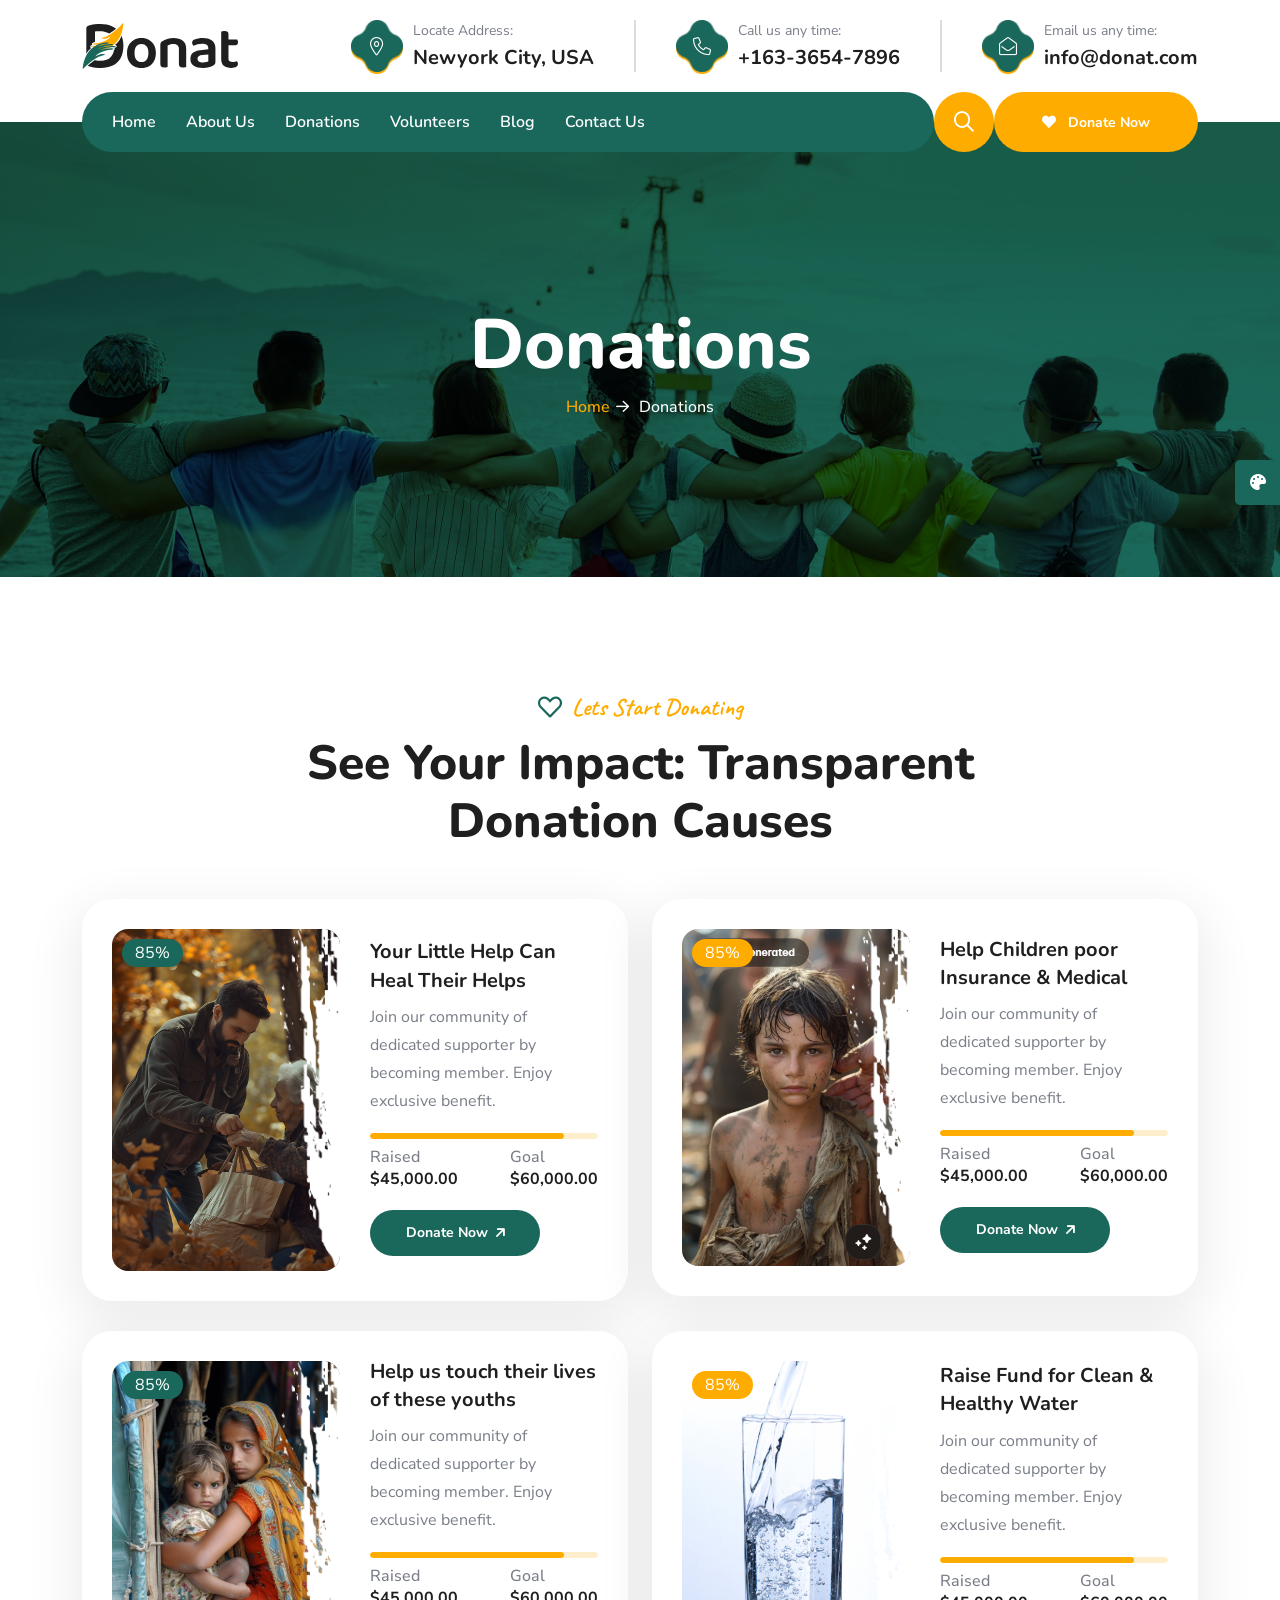
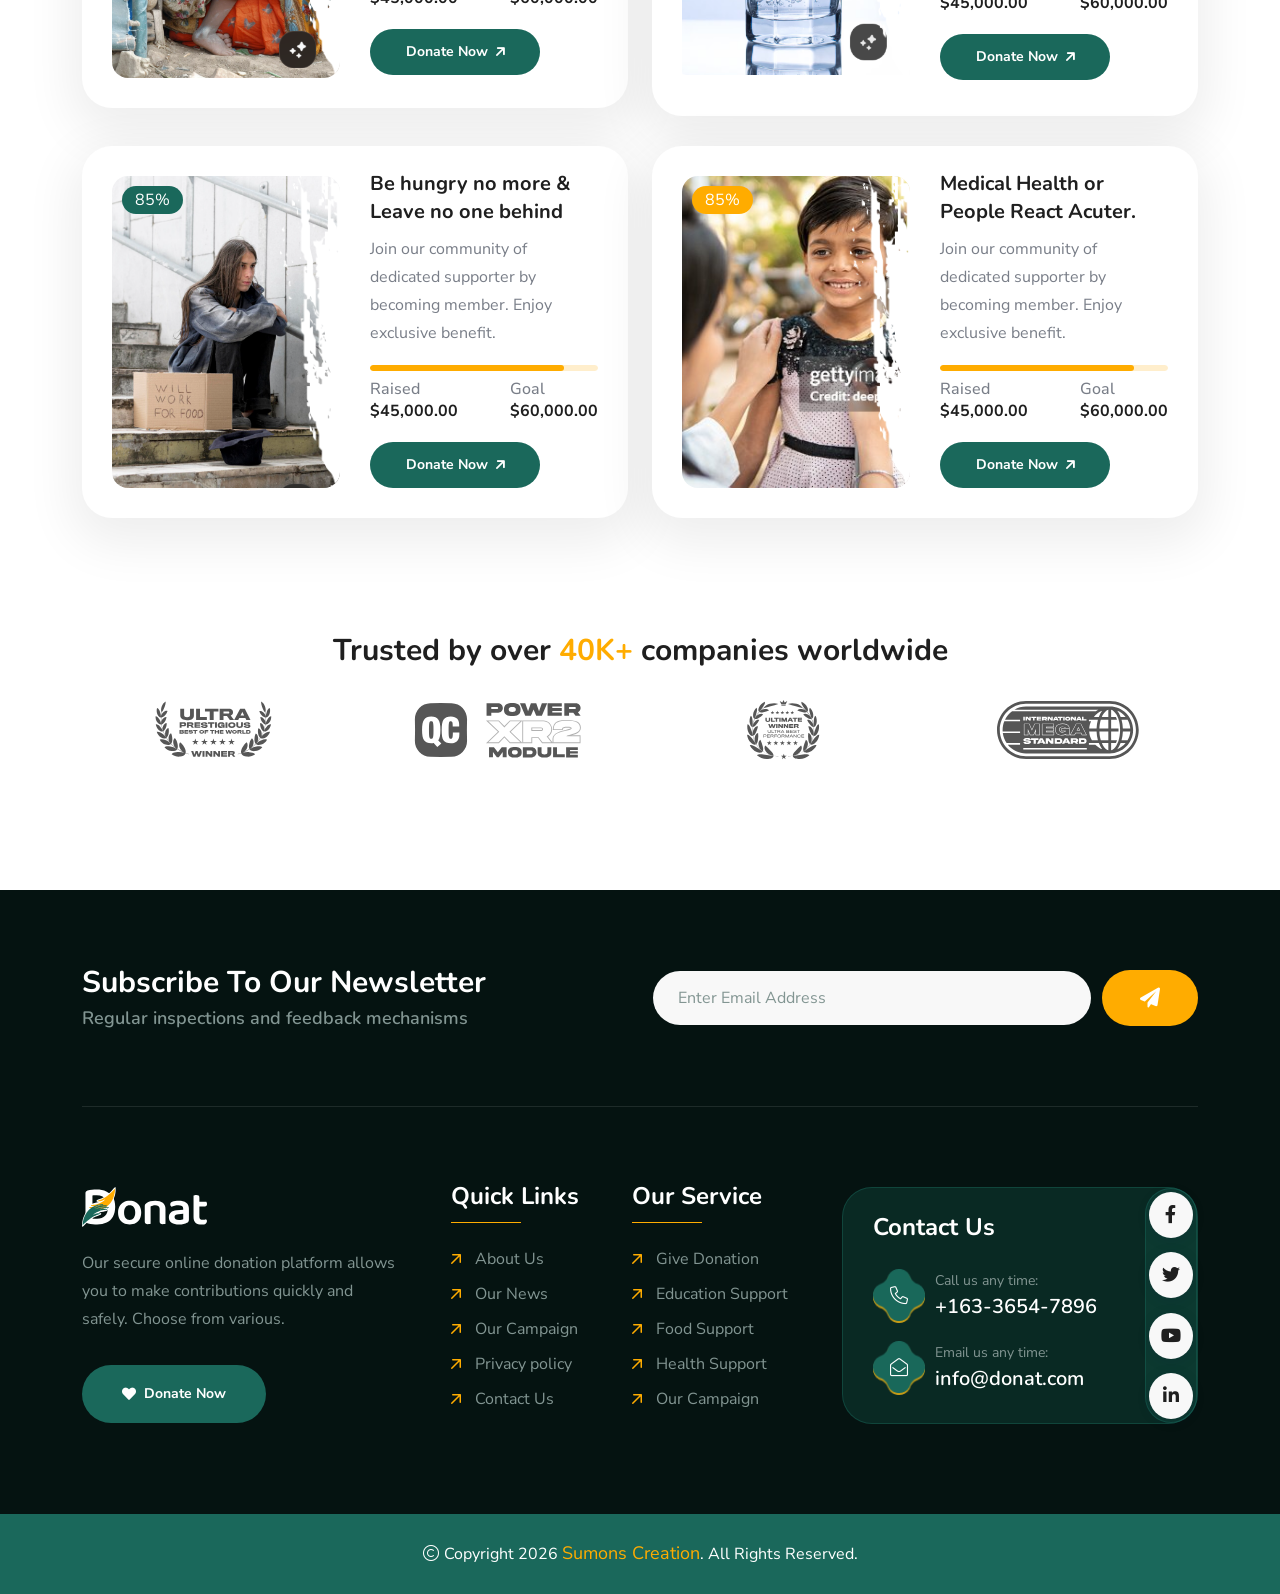
<file: donation.html>
<!doctype html>
<html class="no-js" lang="zxx" dir="ltr">

<head>
    <meta charset="utf-8">
    <meta http-equiv="x-ua-compatible" content="ie=edge">
    <title>Donat - Charity & Donations</title>
    <meta name="author" content="Donat">
    <meta name="description" content="Donat - Charity & Donation HTML Template">
    <meta name="keywords" content="Donat - Charity & Donation HTML Template">
    <meta name="robots" content="INDEX,FOLLOW">

    <!-- Mobile Specific Metas -->
    <meta name="viewport" content="width=device-width, initial-scale=1, shrink-to-fit=no">

    <!-- Favicons - Place favicon.ico in the root directory -->
    <link rel="apple-touch-icon" sizes="57x57" href="assets/img/favicons/apple-icon-57x57.png">
    <link rel="apple-touch-icon" sizes="60x60" href="assets/img/favicons/apple-icon-60x60.png">
    <link rel="apple-touch-icon" sizes="72x72" href="assets/img/favicons/apple-icon-72x72.png">
    <link rel="apple-touch-icon" sizes="76x76" href="assets/img/favicons/apple-icon-76x76.png">
    <link rel="apple-touch-icon" sizes="114x114" href="assets/img/favicons/apple-icon-114x114.png">
    <link rel="apple-touch-icon" sizes="120x120" href="assets/img/favicons/apple-icon-120x120.png">
    <link rel="apple-touch-icon" sizes="144x144" href="assets/img/favicons/apple-icon-144x144.png">
    <link rel="apple-touch-icon" sizes="152x152" href="assets/img/favicons/apple-icon-152x152.png">
    <link rel="apple-touch-icon" sizes="180x180" href="assets/img/favicons/apple-icon-180x180.png">
    <link rel="icon" type="image/png" sizes="192x192" href="assets/img/favicons/android-icon-192x192.png">
    <link rel="icon" type="image/png" sizes="32x32" href="assets/img/favicons/favicon-32x32.png">
    <link rel="icon" type="image/png" sizes="96x96" href="assets/img/favicons/favicon-96x96.png">
    <link rel="icon" type="image/png" sizes="16x16" href="assets/img/favicons/favicon-16x16.png">
    <link rel="manifest" href="assets/img/favicons/manifest.json">
    <meta name="msapplication-TileColor" content="#ffffff">
    <meta name="msapplication-TileImage" content="assets/img/favicons/ms-icon-144x144.png">
    <meta name="theme-color" content="#ffffff">

    <!--==============================
	  Google Fonts
	============================== -->
    <link rel="preconnect" href="https://fonts.googleapis.com">
    <link rel="preconnect" href="https://fonts.gstatic.com" crossorigin>
    <link href="https://fonts.googleapis.com/css2?family=Caveat:wght@400..700&family=Nunito+Sans:ital,opsz,wght@0,6..12,200..1000;1,6..12,200..1000&family=Nunito:ital,wght@0,200..1000;1,200..1000&display=swap" rel="stylesheet">

    <!--==============================
	    All CSS File
	============================== -->
    <!-- Bootstrap -->
    <link rel="stylesheet" href="assets/css/bootstrap.min.css">
    <!-- Fontawesome Icon -->
    <link rel="stylesheet" href="assets/css/fontawesome.min.css">
    <!-- Magnific Popup -->
    <link rel="stylesheet" href="assets/css/magnific-popup.min.css">
    <!-- datetimepicker -->
    <link rel="stylesheet" href="assets/css/jquery.datetimepicker.min.css">
    <!-- Swiper Js -->
    <link rel="stylesheet" href="assets/css/swiper-bundle.min.css">
    <!-- Theme Custom CSS -->
    <link rel="stylesheet" href="assets/css/style.css">

</head>

<body>




    <!--********************************
   		Code Start From Here 
	******************************** -->

 

    <!--==============================
    Sidemenu
============================== -->
    <div class="sidemenu-wrapper sidemenu-cart ">
        <div class="sidemenu-content">
            <button class="closeButton sideMenuCls"><i class="far fa-times"></i></button>
            <div class="widget woocommerce widget_shopping_cart">
                <h3 class="widget_title">Shopping cart</h3>
                <div class="widget_shopping_cart_content">
                    <ul class="woocommerce-mini-cart cart_list product_list_widget ">
                        <li class="woocommerce-mini-cart-item mini_cart_item">
                            <a href="#" class="remove remove_from_cart_button"><i class="far fa-times"></i></a>
                            <a href="#"><img src="assets/img/product/product_thumb_1_1.png" alt="Cart Image">Books</a>
                            <span class="quantity">1 ×
                                <span class="woocommerce-Price-amount amount">
                                    <span class="woocommerce-Price-currencySymbol">$</span>940.00</span>
                            </span>
                        </li>
                        <li class="woocommerce-mini-cart-item mini_cart_item">
                            <a href="#" class="remove remove_from_cart_button"><i class="far fa-times"></i></a>
                            <a href="#"><img src="assets/img/product/product_thumb_1_2.png" alt="Cart Image">Medicine</a>
                            <span class="quantity">1 ×
                                <span class="woocommerce-Price-amount amount">
                                    <span class="woocommerce-Price-currencySymbol">$</span>899.00</span>
                            </span>
                        </li>
                        <li class="woocommerce-mini-cart-item mini_cart_item">
                            <a href="#" class="remove remove_from_cart_button"><i class="far fa-times"></i></a>
                            <a href="#"><img src="assets/img/product/product_thumb_1_3.png" alt="Cart Image">Dress</a>
                            <span class="quantity">1 ×
                                <span class="woocommerce-Price-amount amount">
                                    <span class="woocommerce-Price-currencySymbol">$</span>756.00</span>
                            </span>
                        </li>
                        <li class="woocommerce-mini-cart-item mini_cart_item">
                            <a href="#" class="remove remove_from_cart_button"><i class="far fa-times"></i></a>
                            <a href="#"><img src="assets/img/product/product_thumb_1_4.png" alt="Cart Image">Chair</a>
                            <span class="quantity">1 ×
                                <span class="woocommerce-Price-amount amount">
                                    <span class="woocommerce-Price-currencySymbol">$</span>723.00</span>
                            </span>
                        </li>
                        <li class="woocommerce-mini-cart-item mini_cart_item">
                            <a href="#" class="remove remove_from_cart_button"><i class="far fa-times"></i></a>
                            <a href="#"><img src="assets/img/product/product_thumb_1_5.png" alt="Cart Image">Cloths</a>
                            <span class="quantity">1 ×
                                <span class="woocommerce-Price-amount amount">
                                    <span class="woocommerce-Price-currencySymbol">$</span>1080.00</span>
                            </span>
                        </li>
                    </ul>
                    <p class="woocommerce-mini-cart__total total">
                        <strong>Subtotal:</strong>
                        <span class="woocommerce-Price-amount amount">
                            <span class="woocommerce-Price-currencySymbol">$</span>4398.00</span>
                    </p>
                    <p class="woocommerce-mini-cart__buttons buttons">
                        <a href="cart.html" class="th-btn wc-forward">View cart</a>
                        <a href="checkout.html" class="th-btn checkout wc-forward">Checkout</a>
                    </p>
                </div>
            </div>
        </div>
    </div>
    <div class="popup-search-box d-none d-lg-block">
        <button class="searchClose"><i class="far fa-times"></i></button>
        <form action="#">
            <input type="text" placeholder="What are you looking for?">
            <button type="submit"><i class="fal fa-search"></i></button>
        </form>
    </div><!--==============================
    Mobile Menu
  ============================== -->
    <div class="th-menu-wrapper">
        <div class="th-menu-area text-center">
            <button class="th-menu-toggle"><i class="fal fa-times"></i></button>
            <div class="mobile-logo">
                <a href="index.html"><img src="assets/img/logo.svg" alt="Donat"></a>
            </div>
            <div class="th-mobile-menu">
                <ul>
                    <li class="#">
                        <a href="index.html">Home</a>
                        
                    </li>
                    <li><a href="about.html">About Us</a></li>
                    <li class="#">
                        <a href="donation.html">Donations</a>
                  </li>
                    <li class="#">
                        <a href="Volunteers.html">Volunteers</a>
                        
                    </li>
                    <li class="#">
                        <a href="blog.html">Blog</a>
                        
                    </li>
                    <li>
                        <a href="contact.html">Contact Us</a>
                    </li>
                </ul>
            </div>
        </div>
    </div>
    <div class="color-scheme-wrap active">
        <button class="switchIcon"><i class="fa-solid fa-palette"></i></button>
        <h3 class="color-scheme-wrap-title text-center">Color Switcher</h3>
        <h4 class="color-scheme-wrap-subtitle text-center">Theme Color</h4>
        <div class="color-switch-btns">
            <button data-color="#1A685B"><i class="fa-solid fa-droplet"></i></button>
            <button data-color="#f34e3a"><i class="fa-solid fa-droplet"></i></button>
            <button data-color="#FF4857"><i class="fa-solid fa-droplet"></i></button>
            <button data-color="#3843C1"><i class="fa-solid fa-droplet"></i></button>
            <button data-color="#FF7E02"><i class="fa-solid fa-droplet"></i></button>
        </div>
        <h4 class="color-scheme-wrap-subtitle mt-20 text-center">Secondary Color</h4>
        <div class="secondary-color-switch-btns">
            <button data-secondary-color="#FFAC00"><i class="fa-solid fa-droplet"></i></button>
            <button data-secondary-color="#F41E1E"><i class="fa-solid fa-droplet"></i></button>
            <button data-secondary-color="#f34e3a"><i class="fa-solid fa-droplet"></i></button>
            <button data-secondary-color="#FF4857"><i class="fa-solid fa-droplet"></i></button>
            <button data-secondary-color="#3843C1"><i class="fa-solid fa-droplet"></i></button>
        </div>
    </div><!--==============================
	Header Area
==============================-->
    <header class="th-header header-default">
        <div class="menu-top">
            <div class="container">
                <div class="row justify-content-center justify-content-lg-between align-items-center gy-2">
                    <div class="col-auto d-none d-lg-block">
                        <div class="header-logo">
                            <a href="index.html"><img src="assets/img/logo.svg" alt="Donat"></a>
                        </div>
                    </div>
                    <div class="col-auto d-none d-md-block">
                        <div class="info-card-wrap">
                            <div class="info-card">
                                <div class="box-icon">
                                    <i class="fal fa-map-marker-alt"></i>
                                    <div class="bg-shape1" data-mask-src="assets/img/shape/info_card_icon_bg_shape_1_1.png"></div>
                                    <div class="bg-shape2" data-mask-src="assets/img/shape/info_card_icon_bg_shape_1_1.png"></div>
                                </div>
                                <div class="box-content">
                                    <p class="box-text">Locate Address:</p>
                                    <h4 class="box-title"><a href="https://www.google.com/maps">Newyork City, USA</a></h4>
                                </div>
                            </div>
                            <div class="info-card">
                                <div class="box-icon">
                                    <i class="fal fa-phone"></i>
                                    <div class="bg-shape1" data-mask-src="assets/img/shape/info_card_icon_bg_shape_1_1.png"></div>
                                    <div class="bg-shape2" data-mask-src="assets/img/shape/info_card_icon_bg_shape_1_1.png"></div>
                                </div>
                                <div class="box-content">
                                    <p class="box-text">Call us any time:</p>
                                    <h4 class="box-title"><a href="tel:16336547896">+163-3654-7896</a></h4>
                                </div>
                            </div>
                            <div class="info-card">
                                <div class="box-icon">
                                    <i class="fal fa-envelope-open"></i>
                                    <div class="bg-shape1" data-mask-src="assets/img/shape/info_card_icon_bg_shape_1_1.png"></div>
                                    <div class="bg-shape2" data-mask-src="assets/img/shape/info_card_icon_bg_shape_1_1.png"></div>
                                </div>
                                <div class="box-content">
                                    <p class="box-text">Email us any time:</p>
                                    <h4 class="box-title"><a href="mailto:info@donat.com">info@donat.com</a></h4>
                                </div>
                            </div>
                        </div>
                    </div>
                    <div class="col-auto header-social-col">
                        <div class="th-social">
                            <a href="https://www.facebook.com/"><i class="fab fa-facebook-f"></i></a>
                            <a href="https://www.twitter.com/"><i class="fab fa-twitter"></i></a>
                            <a href="https://www.youtube.com/"><i class="fab fa-youtube"></i></a>
                            <a href="https://www.linkedin.com/"><i class="fab fa-linkedin-in"></i></a>
                        </div>
                    </div>
                </div>
            </div>
        </div>
        <div class="sticky-wrapper">
            <!-- Main Menu Area -->
            <div class="container">
                <div class="menu-area">
                    <div class="menu-area-wrap">
                        <div class="col-auto d-inline-block d-lg-none">
                            <div class="header-logo">
                                <a href="index.html"><img src="assets/img/logo-white.svg" alt="Donat"></a>
                            </div>
                        </div>
                        <nav class="main-menu d-none d-lg-block">
                            <ul>
                    <li class="#">
                        <a href="index.html">Home</a>
                        
                    </li>
                    <li><a href="about.html">About Us</a></li>
                    <li class="#">
                        <a href="donation.html">Donations</a>
                  </li>
                    <li class="#">
                        <a href="Volunteers.html">Volunteers</a>
                        
                    </li>
                    <li class="#">
                        <a href="blog.html">Blog</a>
                        
                    </li>
                    <li>
                        <a href="contact.html">Contact Us</a>
                    </li>
                </ul>
                        </nav>
                        <p class="header-notice"><img class="me-1" src="assets/img/icon/heart-icon.svg" alt="img">Are you ready to help them? Let’s become a volunteers...</p>
                    </div>
                    <div class="header-button">
                        <button type="button" class="icon-btn style2 searchBoxToggler d-lg-block d-none"><i class="far fa-search"></i></button>
                        
                        <a href="contact.html" class="th-btn style3 d-lg-block d-none"><i class="fas fa-heart me-2"></i> Donate Now</a>
                        <button type="button" class="icon-btn th-menu-toggle d-lg-none"><i class="far fa-bars"></i></button>
                    </div>
                </div>
            </div>
        </div>
    </header>


    <!--==============================
    Breadcumb
============================== -->
    <div class="breadcumb-wrapper " data-bg-src="assets/img/bg/breadcumb-bg.jpg" data-overlay="theme">
        <div class="container">
            <div class="breadcumb-content">
                <h1 class="breadcumb-title">Donations</h1>
                <ul class="breadcumb-menu">
                    <li><a href="index.html">Home</a></li>
                    <li>Donations</li>
                </ul>
            </div>
        </div>
    </div><!--==============================
Donation Area  
==============================-->
    <section class="space" id="donation-sec">
        <div class="container">
            <div class="row justify-content-center">
                <div class="col-lg-8">
                    <div class="title-area text-center">
                        <span class="sub-title before-none after-none"><i class="far fa-heart text-theme"></i> Lets Start Donating</span>
                        <h2 class="sec-title">See Your Impact: Transparent
                            Donation Causes</h2>
                    </div>
                </div>
            </div>
            <div class="row gy-30">
                <div class="col-xl-6">
                    <div class="donation-card style3">
                        <div class="box-thumb">
                            <img src="assets/img/donation/donation2-1.png" alt="image">
                            <div class="donation-card-tag">85%</div>
                            <div class="donation-card-shape" data-mask-src="assets/img/donation/donation-card-shape2-1.png"></div>
                        </div>
                        <div class="box-content">
                            <h3 class="box-title"><a href="blog-details.html">Your Little Help Can Heal Their Helps</a></h3>
                            <p>Join our community of dedicated supporter by becoming member. Enjoy exclusive benefit.</p>
                            <div class="donation-card_progress-wrap">

                                <div class="progress">
                                    <div class="progress-bar" style="width: 85%;">
                                    </div>
                                </div>
                                <div class="donation-card_progress-content">
                                    <span class="donation-card_raise">Raised <span class="donation-card_raise-number">$45,000.00</span></span>
                                    <span class="donation-card_goal">Goal <span class="donation-card_goal-number">$60,000.00</span></span>
                                </div>
                            </div>
                            <a href="blog-details.html" class="th-btn style6">Donate Now <i class="fas fa-arrow-up-right ms-2"></i></a>
                        </div>
                    </div>
                </div>

                <div class="col-xl-6">
                    <div class="donation-card style3">
                        <div class="box-thumb">
                            <img src="assets/img/donation/donation2-2.png" alt="image">
                            <div class="donation-card-tag bg-theme2">85%</div>
                            <div class="donation-card-shape" data-mask-src="assets/img/donation/donation-card-shape2-1.png"></div>
                        </div>
                        <div class="box-content">
                            <h3 class="box-title"><a href="blog-details.html">Help Children poor Insurance & Medical</a></h3>
                            <p>Join our community of dedicated supporter by becoming member. Enjoy exclusive benefit.</p>
                            <div class="donation-card_progress-wrap">

                                <div class="progress">
                                    <div class="progress-bar" style="width: 85%;">
                                    </div>
                                </div>
                                <div class="donation-card_progress-content">
                                    <span class="donation-card_raise">Raised <span class="donation-card_raise-number">$45,000.00</span></span>
                                    <span class="donation-card_goal">Goal <span class="donation-card_goal-number">$60,000.00</span></span>
                                </div>
                            </div>
                            <a href="blog-details.html" class="th-btn style6">Donate Now <i class="fas fa-arrow-up-right ms-2"></i></a>
                        </div>
                    </div>
                </div>

                <div class="col-xl-6">
                    <div class="donation-card style3">
                        <div class="box-thumb">
                            <img src="assets/img/donation/donation2-3.png" alt="image">
                            <div class="donation-card-tag">85%</div>
                            <div class="donation-card-shape" data-mask-src="assets/img/donation/donation-card-shape2-1.png"></div>
                        </div>
                        <div class="box-content">
                            <h3 class="box-title"><a href="blog-details.html">Help us touch their lives of these youths</a></h3>
                            <p>Join our community of dedicated supporter by becoming member. Enjoy exclusive benefit.</p>
                            <div class="donation-card_progress-wrap">

                                <div class="progress">
                                    <div class="progress-bar" style="width: 85%;">
                                    </div>
                                </div>
                                <div class="donation-card_progress-content">
                                    <span class="donation-card_raise">Raised <span class="donation-card_raise-number">$45,000.00</span></span>
                                    <span class="donation-card_goal">Goal <span class="donation-card_goal-number">$60,000.00</span></span>
                                </div>
                            </div>
                            <a href="blog-details.html" class="th-btn style6">Donate Now <i class="fas fa-arrow-up-right ms-2"></i></a>
                        </div>
                    </div>
                </div>

                <div class="col-xl-6">
                    <div class="donation-card style3">
                        <div class="box-thumb">
                            <img src="assets/img/donation/donation2-4.png" alt="image">
                            <div class="donation-card-tag bg-theme2">85%</div>
                            <div class="donation-card-shape" data-mask-src="assets/img/donation/donation-card-shape2-1.png"></div>
                        </div>
                        <div class="box-content">
                            <h3 class="box-title"><a href="blog-details.html">Raise Fund for Clean & Healthy Water</a></h3>
                            <p>Join our community of dedicated supporter by becoming member. Enjoy exclusive benefit.</p>
                            <div class="donation-card_progress-wrap">

                                <div class="progress">
                                    <div class="progress-bar" style="width: 85%;">
                                    </div>
                                </div>
                                <div class="donation-card_progress-content">
                                    <span class="donation-card_raise">Raised <span class="donation-card_raise-number">$45,000.00</span></span>
                                    <span class="donation-card_goal">Goal <span class="donation-card_goal-number">$60,000.00</span></span>
                                </div>
                            </div>
                            <a href="blog-details.html" class="th-btn style6">Donate Now <i class="fas fa-arrow-up-right ms-2"></i></a>
                        </div>
                    </div>
                </div>

                <div class="col-xl-6">
                    <div class="donation-card style3">
                        <div class="box-thumb">
                            <img src="assets/img/donation/donation2-5.png" alt="image">
                            <div class="donation-card-tag">85%</div>
                            <div class="donation-card-shape" data-mask-src="assets/img/donation/donation-card-shape2-1.png"></div>
                        </div>
                        <div class="box-content">
                            <h3 class="box-title"><a href="blog-details.html">Be hungry no more & Leave no one behind</a></h3>
                            <p>Join our community of dedicated supporter by becoming member. Enjoy exclusive benefit.</p>
                            <div class="donation-card_progress-wrap">

                                <div class="progress">
                                    <div class="progress-bar" style="width: 85%;">
                                    </div>
                                </div>
                                <div class="donation-card_progress-content">
                                    <span class="donation-card_raise">Raised <span class="donation-card_raise-number">$45,000.00</span></span>
                                    <span class="donation-card_goal">Goal <span class="donation-card_goal-number">$60,000.00</span></span>
                                </div>
                            </div>
                            <a href="blog-details.html" class="th-btn style6">Donate Now <i class="fas fa-arrow-up-right ms-2"></i></a>
                        </div>
                    </div>
                </div>

                <div class="col-xl-6">
                    <div class="donation-card style3">
                        <div class="box-thumb">
                            <img src="assets/img/donation/donation2-6.png" alt="image">
                            <div class="donation-card-tag bg-theme2">85%</div>
                            <div class="donation-card-shape" data-mask-src="assets/img/donation/donation-card-shape2-1.png"></div>
                        </div>
                        <div class="box-content">
                            <h3 class="box-title"><a href="blog-details.html">Medical Health or People React Acuter.</a></h3>
                            <p>Join our community of dedicated supporter by becoming member. Enjoy exclusive benefit.</p>
                            <div class="donation-card_progress-wrap">

                                <div class="progress">
                                    <div class="progress-bar" style="width: 85%;">
                                    </div>
                                </div>
                                <div class="donation-card_progress-content">
                                    <span class="donation-card_raise">Raised <span class="donation-card_raise-number">$45,000.00</span></span>
                                    <span class="donation-card_goal">Goal <span class="donation-card_goal-number">$60,000.00</span></span>
                                </div>
                            </div>
                            <a href="blog-details.html" class="th-btn style6">Donate Now <i class="fas fa-arrow-up-right ms-2"></i></a>
                        </div>
                    </div>
                </div>

            </div>
        </div>
    </section>
    <!--==============================
Brand Area  
==============================-->
    <div class="space-bottom overflow-hidden brand-area-1">
        <div class="container">
            <div class="brand-wrap1 p-0 m-0 text-center">
                <h3 class="brand-wrap-title">Trusted by over <span class="text-theme2"><span class="counter-number">90</span>K+</span> companies worldwide</h3>
                <div class="swiper th-slider" id="brandSlider1" data-slider-options='{"breakpoints":{"0":{"slidesPerView":2},"576":{"slidesPerView":"2"},"768":{"slidesPerView":"2"},"992":{"slidesPerView":"3"},"1200":{"slidesPerView":"4"},"1400":{"slidesPerView":"5", "spaceBetween": "90"}}}'>
                    <div class="swiper-wrapper">
                        <div class="swiper-slide">
                            <a href="blog.html" class="brand-box">
                                <img src="assets/img/brand/brand1-1.svg" alt="Brand Logo">
                            </a>
                        </div>
                        <div class="swiper-slide">
                            <a href="blog.html" class="brand-box">
                                <img src="assets/img/brand/brand1-2.svg" alt="Brand Logo">
                            </a>
                        </div>
                        <div class="swiper-slide">
                            <a href="blog.html" class="brand-box">
                                <img src="assets/img/brand/brand1-3.svg" alt="Brand Logo">
                            </a>
                        </div>
                        <div class="swiper-slide">
                            <a href="blog.html" class="brand-box">
                                <img src="assets/img/brand/brand1-4.svg" alt="Brand Logo">
                            </a>
                        </div>
                        <div class="swiper-slide">
                            <a href="blog.html" class="brand-box">
                                <img src="assets/img/brand/brand1-5.svg" alt="Brand Logo">
                            </a>
                        </div>
                        <div class="swiper-slide">
                            <a href="blog.html" class="brand-box">
                                <img src="assets/img/brand/brand1-1.svg" alt="Brand Logo">
                            </a>
                        </div>
                        <div class="swiper-slide">
                            <a href="blog.html" class="brand-box">
                                <img src="assets/img/brand/brand1-2.svg" alt="Brand Logo">
                            </a>
                        </div>
                        <div class="swiper-slide">
                            <a href="blog.html" class="brand-box">
                                <img src="assets/img/brand/brand1-3.svg" alt="Brand Logo">
                            </a>
                        </div>
                        <div class="swiper-slide">
                            <a href="blog.html" class="brand-box">
                                <img src="assets/img/brand/brand1-4.svg" alt="Brand Logo">
                            </a>
                        </div>
                        <div class="swiper-slide">
                            <a href="blog.html" class="brand-box">
                                <img src="assets/img/brand/brand1-5.svg" alt="Brand Logo">
                            </a>
                        </div>
                    </div>

                </div>
            </div>
        </div>
    </div>
    <!--==============================
	Footer Area
==============================-->
    <footer class="footer-wrapper footer-default" data-bg-src="assets/img/bg/footer-default-bg-mask.png">
        <div class="footer-bg-shape2 shape-mockup jump" data-top="20%" data-right="0">
            <img src="assets/img/shape/footer-bg-shape3.png" alt="img">
        </div>
        <div class="footer-bg-shape3 shape-mockup d-none" data-bottom="0" data-right="0">
            <img src="assets/img/shape/footer-bg-shape2.png" alt="img">
        </div>
        <div class="footer-top">
            <div class="container">
                <div class="subscribe-box">
                    <div class="row gy-40 align-items-center justify-content-center">
                        <div class="col-xl-6">
                            <h4 class="subscribe-box_title">Subscribe to Our Newsletter</h4>
                            <p class="subscribe-box_text">Regular inspections and feedback mechanisms</p>
                        </div>
                        <div class="col-xl-6 col-lg-8">
                            <form class="newsletter-form">
                                <div class="form-group">
                                    <input class="form-control" type="email" placeholder="Enter Email Address" required="">
                                </div>
                                <button type="submit" class="th-btn style3"><i class="fas fa-paper-plane"></i></button>
                            </form>
                        </div>
                    </div>
                </div>
            </div>
        </div>
        <div class="widget-area">
            <div class="container">
                <div class="row justify-content-between">
                    <div class="col-md-6 col-xl-auto">
                        <div class="widget footer-widget">
                            <div class="th-widget-about">
                                <div class="about-logo">
                                    <a href="index.html"><img src="assets/img/logo-white.svg" alt="Donat"></a>
                                </div>
                                <p class="about-text"> Our secure online donation platform allows you to make contributions quickly and safely. Choose from various.</p>
                                <a href="contact.html" class="th-btn"><i class="fas fa-heart me-2"></i> Donate Now</a>
                            </div>
                        </div>
                    </div>
                    <div class="col-sm-6 col-xl-auto">
                        <div class="widget widget_nav_menu footer-widget">
                            <h3 class="widget_title">Quick Links</h3>
                            <div class="menu-all-pages-container">
                                <ul class="menu">
                                    <li><a href="about.html">About Us</a></li>
                                    <li><a href="blog.html">Our News</a></li>
                                    <li><a href="about.html">Our Campaign</a></li>
                                    <li><a href="contact.html">Privacy policy</a></li>
                                    <li><a href="contact.html">Contact Us</a></li>
                                </ul>
                            </div>
                        </div>
                    </div>
                    <div class="col-sm-6 col-xl-auto">
                        <div class="widget widget_nav_menu footer-widget">
                            <h3 class="widget_title">Our Service</h3>
                            <div class="menu-all-pages-container">
                                <ul class="menu">
                                    <li><a href="donate-now.html">Give Donation</a></li>
                                    <li><a href="faq.html">Education Support</a></li>
                                    <li><a href="faq.html">Food Support</a></li>
                                    <li><a href="faq.html">Health Support</a></li>
                                    <li><a href="gallery.html">Our Campaign </a></li>
                                </ul>
                            </div>
                        </div>
                    </div>
                    <div class="col-md-6 col-xl-auto">
                        <div class="widget footer-widget">
                            <div class="th-widget-contact">
                                <h3 class="widget_title">Contact Us</h3>
                                <div class="info-card">
                                    <div class="box-icon">
                                        <i class="fal fa-phone"></i>
                                        <div class="bg-shape1" data-mask-src="assets/img/shape/info_card_icon_bg_shape_1_1.png"></div>
                                        <div class="bg-shape2" data-mask-src="assets/img/shape/info_card_icon_bg_shape_1_1.png"></div>
                                    </div>
                                    <div class="box-content">
                                        <p class="box-text">Call us any time:</p>
                                        <h4 class="box-title"><a href="tel:16336547896">+163-3654-7896</a></h4>
                                    </div>
                                </div>
                                <div class="info-card">
                                    <div class="box-icon">
                                        <i class="fal fa-envelope-open"></i>
                                        <div class="bg-shape1" data-mask-src="assets/img/shape/info_card_icon_bg_shape_1_1.png"></div>
                                        <div class="bg-shape2" data-mask-src="assets/img/shape/info_card_icon_bg_shape_1_1.png"></div>
                                    </div>
                                    <div class="box-content">
                                        <p class="box-text">Email us any time:</p>
                                        <h4 class="box-title"><a href="mailto:info@donat.com">info@donat.com</a></h4>
                                    </div>
                                </div>
                                <div class="th-social style2">
                                    <a href="https://www.facebook.com/"><i class="fab fa-facebook-f"></i></a>
                                    <a href="https://www.twitter.com/"><i class="fab fa-twitter"></i></a>
                                    <a href="https://www.youtube.com/"><i class="fab fa-youtube"></i></a>
                                    <a href="https://www.linkedin.com/"><i class="fab fa-linkedin-in"></i></a>
                                </div>
                            </div>
                        </div>
                    </div>
                </div>
            </div>
        </div>
        <div class="copyright-wrap">
            <div class="container">
                <div class="row justify-content-center gy-3 align-items-center">
                    <div class="col-lg-12">
                        <p class="copyright-text text-center">
                            <i class="fal fa-copyright"></i> Copyright 2026 <a href="index.html">Sumons Creation</a>. All Rights Reserved.
                        </p>
                    </div>
                </div>
            </div>
        </div>
    </footer>

    <!--********************************
			Code End  Here 
	******************************** -->

    <!-- Scroll To Top -->
    <div class="scroll-top">
        <svg class="progress-circle svg-content" width="100%" height="100%" viewBox="-1 -1 102 102">
            <path d="M50,1 a49,49 0 0,1 0,98 a49,49 0 0,1 0,-98" style="transition: stroke-dashoffset 10ms linear 0s; stroke-dasharray: 307.919, 307.919; stroke-dashoffset: 307.919;"></path>
        </svg>
    </div>

    <!--==============================
    All Js File
============================== -->
    <!-- Jquery -->
    <script src="assets/js/vendor/jquery-3.7.1.min.js"></script>
    <!-- Swiper Js -->
    <script src="assets/js/swiper-bundle.min.js"></script>
    <!-- Bootstrap -->
    <script src="assets/js/bootstrap.min.js"></script>
    <!-- Magnific Popup -->
    <script src="assets/js/jquery.magnific-popup.min.js"></script>
    <!-- Counter Up -->
    <script src="assets/js/jquery.counterup.min.js"></script>
    <!-- Range Slider -->
    <script src="assets/js/jquery-ui.min.js"></script>
    <!-- Isotope Filter -->
    <script src="assets/js/imagesloaded.pkgd.min.js"></script>
    <script src="assets/js/isotope.pkgd.min.js"></script>

    <!-- Main Js File -->
    <script src="assets/js/main.js"></script>
</body>

</html>
</file>
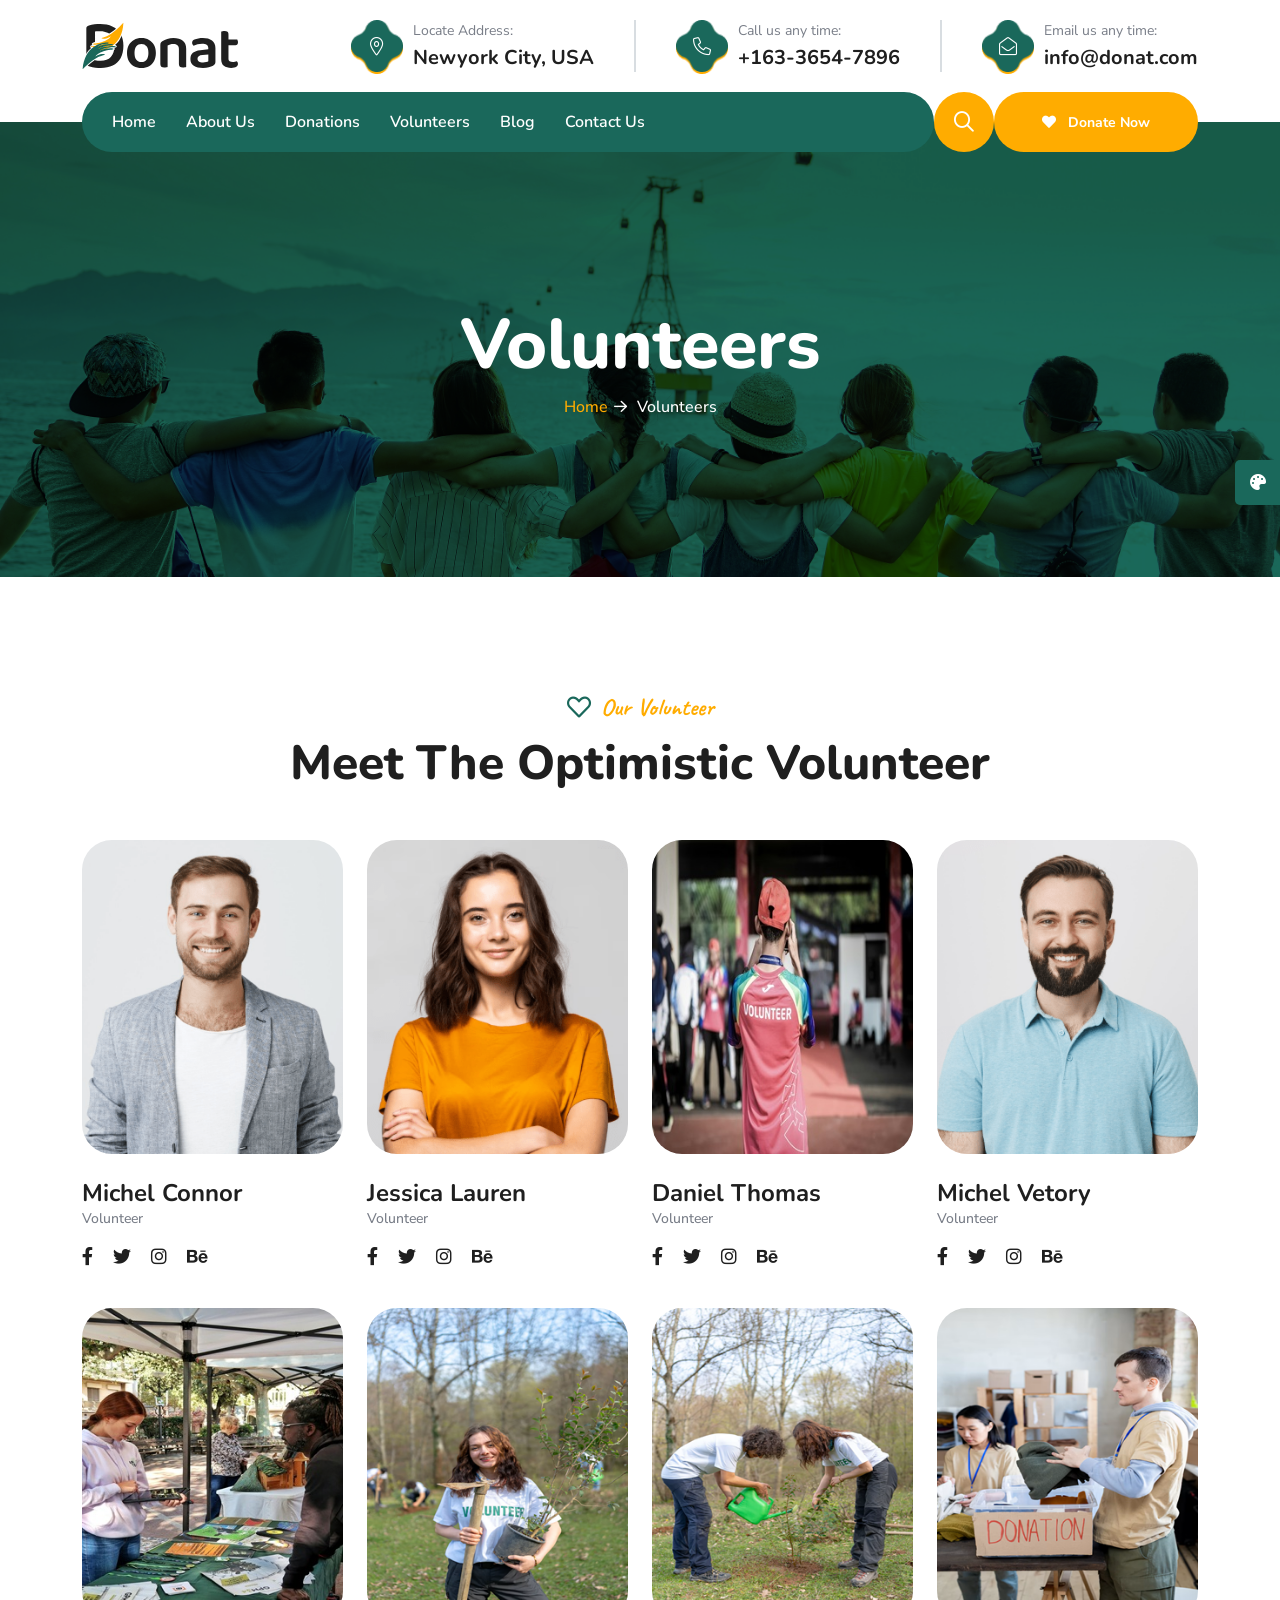
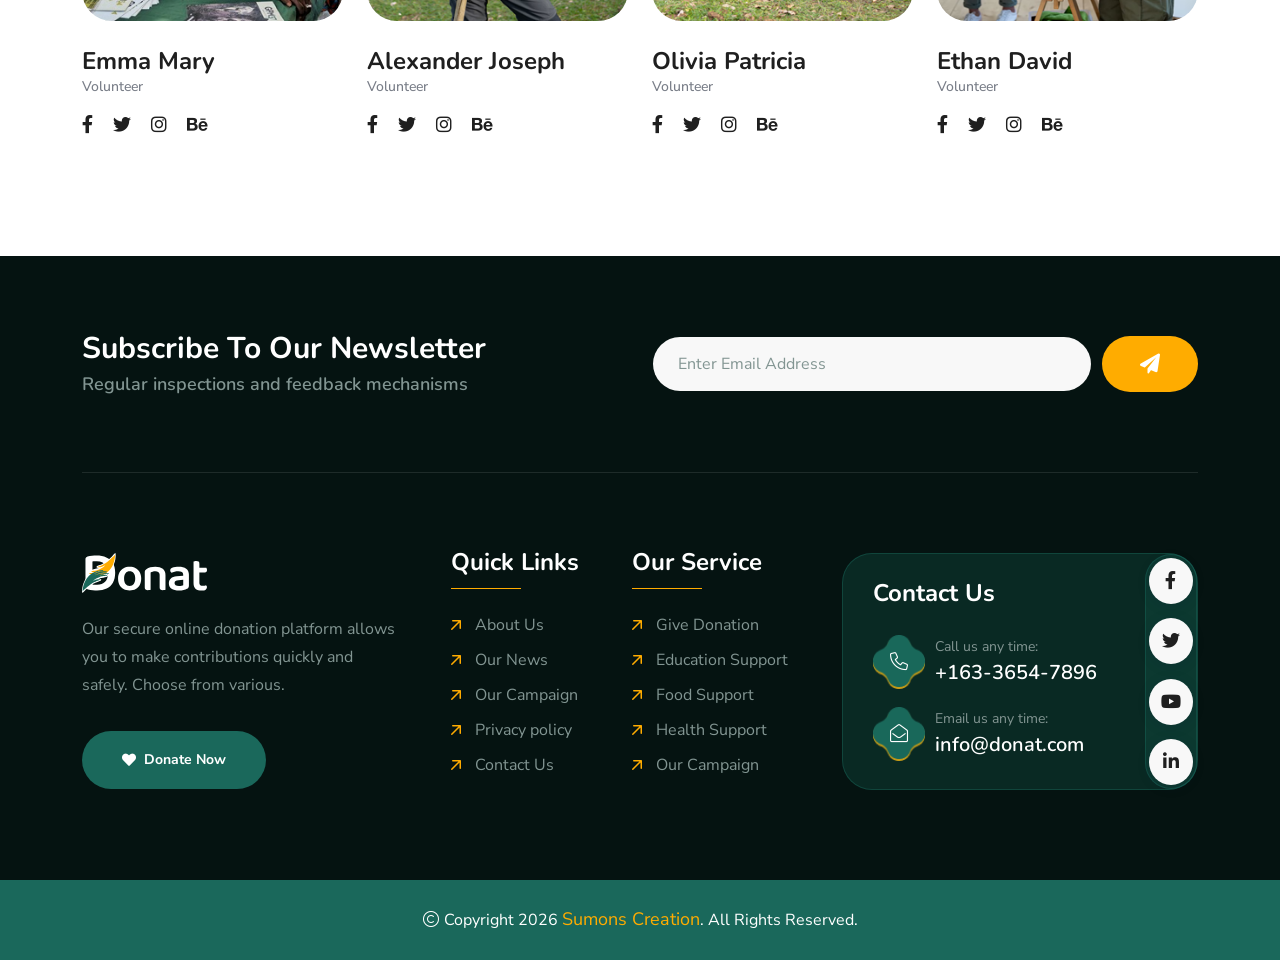
<file: Volunteers.html>
<!doctype html>
<html class="no-js" lang="zxx" dir="ltr">

<head>
    <meta charset="utf-8">
    <meta http-equiv="x-ua-compatible" content="ie=edge">
    <title>Donat - Charity & Donation Team</title>
    <meta name="author" content="Donat">
    <meta name="description" content="Donat - Charity & Donation HTML Template">
    <meta name="keywords" content="Donat - Charity & Donation HTML Template">
    <meta name="robots" content="INDEX,FOLLOW">

    <!-- Mobile Specific Metas -->
    <meta name="viewport" content="width=device-width, initial-scale=1, shrink-to-fit=no">

    <!-- Favicons - Place favicon.ico in the root directory -->
    <link rel="apple-touch-icon" sizes="57x57" href="assets/img/favicons/apple-icon-57x57.png">
    <link rel="apple-touch-icon" sizes="60x60" href="assets/img/favicons/apple-icon-60x60.png">
    <link rel="apple-touch-icon" sizes="72x72" href="assets/img/favicons/apple-icon-72x72.png">
    <link rel="apple-touch-icon" sizes="76x76" href="assets/img/favicons/apple-icon-76x76.png">
    <link rel="apple-touch-icon" sizes="114x114" href="assets/img/favicons/apple-icon-114x114.png">
    <link rel="apple-touch-icon" sizes="120x120" href="assets/img/favicons/apple-icon-120x120.png">
    <link rel="apple-touch-icon" sizes="144x144" href="assets/img/favicons/apple-icon-144x144.png">
    <link rel="apple-touch-icon" sizes="152x152" href="assets/img/favicons/apple-icon-152x152.png">
    <link rel="apple-touch-icon" sizes="180x180" href="assets/img/favicons/apple-icon-180x180.png">
    <link rel="icon" type="image/png" sizes="192x192" href="assets/img/favicons/android-icon-192x192.png">
    <link rel="icon" type="image/png" sizes="32x32" href="assets/img/favicons/favicon-32x32.png">
    <link rel="icon" type="image/png" sizes="96x96" href="assets/img/favicons/favicon-96x96.png">
    <link rel="icon" type="image/png" sizes="16x16" href="assets/img/favicons/favicon-16x16.png">
    <link rel="manifest" href="assets/img/favicons/manifest.json">
    <meta name="msapplication-TileColor" content="#ffffff">
    <meta name="msapplication-TileImage" content="assets/img/favicons/ms-icon-144x144.png">
    <meta name="theme-color" content="#ffffff">

    <!--==============================
	  Google Fonts
	============================== -->
    <link rel="preconnect" href="https://fonts.googleapis.com">
    <link rel="preconnect" href="https://fonts.gstatic.com" crossorigin>
    <link href="https://fonts.googleapis.com/css2?family=Caveat:wght@400..700&family=Nunito+Sans:ital,opsz,wght@0,6..12,200..1000;1,6..12,200..1000&family=Nunito:ital,wght@0,200..1000;1,200..1000&display=swap" rel="stylesheet">

    <!--==============================
	    All CSS File
	============================== -->
    <!-- Bootstrap -->
    <link rel="stylesheet" href="assets/css/bootstrap.min.css">
    <!-- Fontawesome Icon -->
    <link rel="stylesheet" href="assets/css/fontawesome.min.css">
    <!-- Magnific Popup -->
    <link rel="stylesheet" href="assets/css/magnific-popup.min.css">
    <!-- datetimepicker -->
    <link rel="stylesheet" href="assets/css/jquery.datetimepicker.min.css">
    <!-- Swiper Js -->
    <link rel="stylesheet" href="assets/css/swiper-bundle.min.css">
    <!-- Theme Custom CSS -->
    <link rel="stylesheet" href="assets/css/style.css">

</head>

<body>

   

    <!--********************************
   		Code Start From Here 
	******************************** -->

   <!--==============================
    Sidemenu
============================== -->
    <div class="sidemenu-wrapper sidemenu-cart ">
        <div class="sidemenu-content">
            <button class="closeButton sideMenuCls"><i class="far fa-times"></i></button>
            <div class="widget woocommerce widget_shopping_cart">
                <h3 class="widget_title">Shopping cart</h3>
                <div class="widget_shopping_cart_content">
                    <ul class="woocommerce-mini-cart cart_list product_list_widget ">
                        <li class="woocommerce-mini-cart-item mini_cart_item">
                            <a href="#" class="remove remove_from_cart_button"><i class="far fa-times"></i></a>
                            <a href="#"><img src="assets/img/product/product_thumb_1_1.png" alt="Cart Image">Books</a>
                            <span class="quantity">1 ×
                                <span class="woocommerce-Price-amount amount">
                                    <span class="woocommerce-Price-currencySymbol">$</span>940.00</span>
                            </span>
                        </li>
                        <li class="woocommerce-mini-cart-item mini_cart_item">
                            <a href="#" class="remove remove_from_cart_button"><i class="far fa-times"></i></a>
                            <a href="#"><img src="assets/img/product/product_thumb_1_2.png" alt="Cart Image">Medicine</a>
                            <span class="quantity">1 ×
                                <span class="woocommerce-Price-amount amount">
                                    <span class="woocommerce-Price-currencySymbol">$</span>899.00</span>
                            </span>
                        </li>
                        <li class="woocommerce-mini-cart-item mini_cart_item">
                            <a href="#" class="remove remove_from_cart_button"><i class="far fa-times"></i></a>
                            <a href="#"><img src="assets/img/product/product_thumb_1_3.png" alt="Cart Image">Dress</a>
                            <span class="quantity">1 ×
                                <span class="woocommerce-Price-amount amount">
                                    <span class="woocommerce-Price-currencySymbol">$</span>756.00</span>
                            </span>
                        </li>
                        <li class="woocommerce-mini-cart-item mini_cart_item">
                            <a href="#" class="remove remove_from_cart_button"><i class="far fa-times"></i></a>
                            <a href="#"><img src="assets/img/product/product_thumb_1_4.png" alt="Cart Image">Chair</a>
                            <span class="quantity">1 ×
                                <span class="woocommerce-Price-amount amount">
                                    <span class="woocommerce-Price-currencySymbol">$</span>723.00</span>
                            </span>
                        </li>
                        <li class="woocommerce-mini-cart-item mini_cart_item">
                            <a href="#" class="remove remove_from_cart_button"><i class="far fa-times"></i></a>
                            <a href="#"><img src="assets/img/product/product_thumb_1_5.png" alt="Cart Image">Cloths</a>
                            <span class="quantity">1 ×
                                <span class="woocommerce-Price-amount amount">
                                    <span class="woocommerce-Price-currencySymbol">$</span>1080.00</span>
                            </span>
                        </li>
                    </ul>
                    <p class="woocommerce-mini-cart__total total">
                        <strong>Subtotal:</strong>
                        <span class="woocommerce-Price-amount amount">
                            <span class="woocommerce-Price-currencySymbol">$</span>4398.00</span>
                    </p>
                    <p class="woocommerce-mini-cart__buttons buttons">
                        <a href="cart.html" class="th-btn wc-forward">View cart</a>
                        <a href="checkout.html" class="th-btn checkout wc-forward">Checkout</a>
                    </p>
                </div>
            </div>
        </div>
    </div>
    <div class="popup-search-box d-none d-lg-block">
        <button class="searchClose"><i class="far fa-times"></i></button>
        <form action="#">
            <input type="text" placeholder="What are you looking for?">
            <button type="submit"><i class="fal fa-search"></i></button>
        </form>
    </div><!--==============================
    Mobile Menu
  ============================== -->
    <div class="th-menu-wrapper">
        <div class="th-menu-area text-center">
            <button class="th-menu-toggle"><i class="fal fa-times"></i></button>
            <div class="mobile-logo">
                <a href="index.html"><img src="assets/img/logo.svg" alt="Donat"></a>
            </div>
            <div class="th-mobile-menu">
                <ul>
                    <li class="#">
                        <a href="index.html">Home</a>
                        
                    </li>
                    <li><a href="about.html">About Us</a></li>
                    <li class="#">
                        <a href="donation.html">Donations</a>
                  </li>
                    <li class="#">
                        <a href="Volunteers.html">Volunteers</a>
                        
                    </li>
                    <li class="#">
                        <a href="blog.html">Blog</a>
                        
                    </li>
                    <li>
                        <a href="contact.html">Contact Us</a>
                    </li>
                </ul>
            </div>
        </div>
    </div>
    <div class="color-scheme-wrap active">
        <button class="switchIcon"><i class="fa-solid fa-palette"></i></button>
        <h3 class="color-scheme-wrap-title text-center">Color Switcher</h3>
        <h4 class="color-scheme-wrap-subtitle text-center">Theme Color</h4>
        <div class="color-switch-btns">
            <button data-color="#1A685B"><i class="fa-solid fa-droplet"></i></button>
            <button data-color="#f34e3a"><i class="fa-solid fa-droplet"></i></button>
            <button data-color="#FF4857"><i class="fa-solid fa-droplet"></i></button>
            <button data-color="#3843C1"><i class="fa-solid fa-droplet"></i></button>
            <button data-color="#FF7E02"><i class="fa-solid fa-droplet"></i></button>
        </div>
        <h4 class="color-scheme-wrap-subtitle mt-20 text-center">Secondary Color</h4>
        <div class="secondary-color-switch-btns">
            <button data-secondary-color="#FFAC00"><i class="fa-solid fa-droplet"></i></button>
            <button data-secondary-color="#F41E1E"><i class="fa-solid fa-droplet"></i></button>
            <button data-secondary-color="#f34e3a"><i class="fa-solid fa-droplet"></i></button>
            <button data-secondary-color="#FF4857"><i class="fa-solid fa-droplet"></i></button>
            <button data-secondary-color="#3843C1"><i class="fa-solid fa-droplet"></i></button>
        </div>
    </div><!--==============================
	Header Area
==============================-->
    <header class="th-header header-default">
        <div class="menu-top">
            <div class="container">
                <div class="row justify-content-center justify-content-lg-between align-items-center gy-2">
                    <div class="col-auto d-none d-lg-block">
                        <div class="header-logo">
                            <a href="index.html"><img src="assets/img/logo.svg" alt="Donat"></a>
                        </div>
                    </div>
                    <div class="col-auto d-none d-md-block">
                        <div class="info-card-wrap">
                            <div class="info-card">
                                <div class="box-icon">
                                    <i class="fal fa-map-marker-alt"></i>
                                    <div class="bg-shape1" data-mask-src="assets/img/shape/info_card_icon_bg_shape_1_1.png"></div>
                                    <div class="bg-shape2" data-mask-src="assets/img/shape/info_card_icon_bg_shape_1_1.png"></div>
                                </div>
                                <div class="box-content">
                                    <p class="box-text">Locate Address:</p>
                                    <h4 class="box-title"><a href="https://www.google.com/maps">Newyork City, USA</a></h4>
                                </div>
                            </div>
                            <div class="info-card">
                                <div class="box-icon">
                                    <i class="fal fa-phone"></i>
                                    <div class="bg-shape1" data-mask-src="assets/img/shape/info_card_icon_bg_shape_1_1.png"></div>
                                    <div class="bg-shape2" data-mask-src="assets/img/shape/info_card_icon_bg_shape_1_1.png"></div>
                                </div>
                                <div class="box-content">
                                    <p class="box-text">Call us any time:</p>
                                    <h4 class="box-title"><a href="tel:16336547896">+163-3654-7896</a></h4>
                                </div>
                            </div>
                            <div class="info-card">
                                <div class="box-icon">
                                    <i class="fal fa-envelope-open"></i>
                                    <div class="bg-shape1" data-mask-src="assets/img/shape/info_card_icon_bg_shape_1_1.png"></div>
                                    <div class="bg-shape2" data-mask-src="assets/img/shape/info_card_icon_bg_shape_1_1.png"></div>
                                </div>
                                <div class="box-content">
                                    <p class="box-text">Email us any time:</p>
                                    <h4 class="box-title"><a href="mailto:info@donat.com">info@donat.com</a></h4>
                                </div>
                            </div>
                        </div>
                    </div>
                    <div class="col-auto header-social-col">
                        <div class="th-social">
                            <a href="https://www.facebook.com/"><i class="fab fa-facebook-f"></i></a>
                            <a href="https://www.twitter.com/"><i class="fab fa-twitter"></i></a>
                            <a href="https://www.youtube.com/"><i class="fab fa-youtube"></i></a>
                            <a href="https://www.linkedin.com/"><i class="fab fa-linkedin-in"></i></a>
                        </div>
                    </div>
                </div>
            </div>
        </div>
        <div class="sticky-wrapper">
            <!-- Main Menu Area -->
            <div class="container">
                <div class="menu-area">
                    <div class="menu-area-wrap">
                        <div class="col-auto d-inline-block d-lg-none">
                            <div class="header-logo">
                                <a href="index.html"><img src="assets/img/logo-white.svg" alt="Donat"></a>
                            </div>
                        </div>
                        <nav class="main-menu d-none d-lg-block">
                            <ul>
                    <li class="#">
                        <a href="index.html">Home</a>
                        
                    </li>
                    <li><a href="about.html">About Us</a></li>
                    <li class="#">
                        <a href="donation.html">Donations</a>
                  </li>
                    <li class="#">
                        <a href="Volunteers.html">Volunteers</a>
                        
                    </li>
                    <li class="#">
                        <a href="blog.html">Blog</a>
                        
                    </li>
                    <li>
                        <a href="contact.html">Contact Us</a>
                    </li>
                </ul>
                        </nav>
                        <p class="header-notice"><img class="me-1" src="assets/img/icon/heart-icon.svg" alt="img">Are you ready to help them? Let’s become a volunteers...</p>
                    </div>
                    <div class="header-button">
                        <button type="button" class="icon-btn style2 searchBoxToggler d-lg-block d-none"><i class="far fa-search"></i></button>
                        
                        <a href="contact.html" class="th-btn style3 d-lg-block d-none"><i class="fas fa-heart me-2"></i> Donate Now</a>
                        <button type="button" class="icon-btn th-menu-toggle d-lg-none"><i class="far fa-bars"></i></button>
                    </div>
                </div>
            </div>
        </div>
    </header>


    <!--==============================
    Breadcumb
============================== -->
    <div class="breadcumb-wrapper " data-bg-src="assets/img/bg/breadcumb-bg.jpg" data-overlay="theme">
        <div class="container">
            <div class="breadcumb-content">
                <h1 class="breadcumb-title">Volunteers</h1>
                <ul class="breadcumb-menu">
                    <li><a href="index.html">Home</a></li>
                    <li>Volunteers</li>
                </ul>
            </div>
        </div>
    </div><!--==============================
Team Area  
==============================-->
    <section class="space" id="team-sec">
        <div class="container">
            <div class="title-area text-center">
                <span class="sub-title after-none before-none"><i class="far fa-heart text-theme"></i> Our Volunteer</span>
                <h2 class="sec-title">Meet The Optimistic Volunteer</h2>
            </div>
            <div class="row gy-40">
                <!-- Single Item -->
                <div class="col-lg-3 col-md-6">
                    <div class="th-team team-card3">
                        <div class="team-img">
                            <img src="assets/img/team/team_3_1.png" alt="Team">
                        </div>
                        <div class="team-card-content">
                            <h3 class="box-title"><a href="team-details.html">Michel Connor</a></h3>
                            <span class="team-desig">Volunteer</span>
                            <div class="th-social style2">
                                <a target="_blank" href="https://facebook.com/"><i class="fab fa-facebook-f"></i></a>
                                <a target="_blank" href="https://twitter.com/"><i class="fab fa-twitter"></i></a>
                                <a target="_blank" href="https://instagram.com/"><i class="fab fa-instagram"></i></a>
                                <a target="_blank" href="https://behance.com/"><i class="fab fa-behance"></i></a>
                            </div>
                        </div>
                    </div>
                </div>

                <!-- Single Item -->
                <div class="col-lg-3 col-md-6">
                    <div class="th-team team-card3">
                        <div class="team-img">
                            <img src="assets/img/team/team_3_2.png" alt="Team">
                        </div>
                        <div class="team-card-content">
                            <h3 class="box-title"><a href="team-details.html">Jessica Lauren</a></h3>
                            <span class="team-desig">Volunteer</span>
                            <div class="th-social style2">
                                <a target="_blank" href="https://facebook.com/"><i class="fab fa-facebook-f"></i></a>
                                <a target="_blank" href="https://twitter.com/"><i class="fab fa-twitter"></i></a>
                                <a target="_blank" href="https://instagram.com/"><i class="fab fa-instagram"></i></a>
                                <a target="_blank" href="https://behance.com/"><i class="fab fa-behance"></i></a>
                            </div>
                        </div>
                    </div>
                </div>

                <!-- Single Item -->
                <div class="col-lg-3 col-md-6">
                    <div class="th-team team-card3">
                        <div class="team-img">
                            <img src="assets/img/team/team_3_3.png" alt="Team">
                        </div>
                        <div class="team-card-content">
                            <h3 class="box-title"><a href="team-details.html">Daniel Thomas</a></h3>
                            <span class="team-desig">Volunteer</span>
                            <div class="th-social style2">
                                <a target="_blank" href="https://facebook.com/"><i class="fab fa-facebook-f"></i></a>
                                <a target="_blank" href="https://twitter.com/"><i class="fab fa-twitter"></i></a>
                                <a target="_blank" href="https://instagram.com/"><i class="fab fa-instagram"></i></a>
                                <a target="_blank" href="https://behance.com/"><i class="fab fa-behance"></i></a>
                            </div>
                        </div>
                    </div>
                </div>

                <!-- Single Item -->
                <div class="col-lg-3 col-md-6">
                    <div class="th-team team-card3">
                        <div class="team-img">
                            <img src="assets/img/team/team_3_4.png" alt="Team">
                        </div>
                        <div class="team-card-content">
                            <h3 class="box-title"><a href="team-details.html">Michel Vetory</a></h3>
                            <span class="team-desig">Volunteer</span>
                            <div class="th-social style2">
                                <a target="_blank" href="https://facebook.com/"><i class="fab fa-facebook-f"></i></a>
                                <a target="_blank" href="https://twitter.com/"><i class="fab fa-twitter"></i></a>
                                <a target="_blank" href="https://instagram.com/"><i class="fab fa-instagram"></i></a>
                                <a target="_blank" href="https://behance.com/"><i class="fab fa-behance"></i></a>
                            </div>
                        </div>
                    </div>
                </div>

                <!-- Single Item -->
                <div class="col-lg-3 col-md-6">
                    <div class="th-team team-card3">
                        <div class="team-img">
                            <img src="assets/img/team/team_3_5.png" alt="Team">
                        </div>
                        <div class="team-card-content">
                            <h3 class="box-title"><a href="team-details.html">Emma Mary</a></h3>
                            <span class="team-desig">Volunteer</span>
                            <div class="th-social style2">
                                <a target="_blank" href="https://facebook.com/"><i class="fab fa-facebook-f"></i></a>
                                <a target="_blank" href="https://twitter.com/"><i class="fab fa-twitter"></i></a>
                                <a target="_blank" href="https://instagram.com/"><i class="fab fa-instagram"></i></a>
                                <a target="_blank" href="https://behance.com/"><i class="fab fa-behance"></i></a>
                            </div>
                        </div>
                    </div>
                </div>

                <!-- Single Item -->
                <div class="col-lg-3 col-md-6">
                    <div class="th-team team-card3">
                        <div class="team-img">
                            <img src="assets/img/team/team_3_6.png" alt="Team">
                        </div>
                        <div class="team-card-content">
                            <h3 class="box-title"><a href="team-details.html">Alexander Joseph</a></h3>
                            <span class="team-desig">Volunteer</span>
                            <div class="th-social style2">
                                <a target="_blank" href="https://facebook.com/"><i class="fab fa-facebook-f"></i></a>
                                <a target="_blank" href="https://twitter.com/"><i class="fab fa-twitter"></i></a>
                                <a target="_blank" href="https://instagram.com/"><i class="fab fa-instagram"></i></a>
                                <a target="_blank" href="https://behance.com/"><i class="fab fa-behance"></i></a>
                            </div>
                        </div>
                    </div>
                </div>

                <!-- Single Item -->
                <div class="col-lg-3 col-md-6">
                    <div class="th-team team-card3">
                        <div class="team-img">
                            <img src="assets/img/team/team_3_7.png" alt="Team">
                        </div>
                        <div class="team-card-content">
                            <h3 class="box-title"><a href="team-details.html">Olivia Patricia</a></h3>
                            <span class="team-desig">Volunteer</span>
                            <div class="th-social style2">
                                <a target="_blank" href="https://facebook.com/"><i class="fab fa-facebook-f"></i></a>
                                <a target="_blank" href="https://twitter.com/"><i class="fab fa-twitter"></i></a>
                                <a target="_blank" href="https://instagram.com/"><i class="fab fa-instagram"></i></a>
                                <a target="_blank" href="https://behance.com/"><i class="fab fa-behance"></i></a>
                            </div>
                        </div>
                    </div>
                </div>

                <!-- Single Item -->
                <div class="col-lg-3 col-md-6">
                    <div class="th-team team-card3">
                        <div class="team-img">
                            <img src="assets/img/team/team_3_8.png" alt="Team">
                        </div>
                        <div class="team-card-content">
                            <h3 class="box-title"><a href="team-details.html">Ethan David</a></h3>
                            <span class="team-desig">Volunteer</span>
                            <div class="th-social style2">
                                <a target="_blank" href="https://facebook.com/"><i class="fab fa-facebook-f"></i></a>
                                <a target="_blank" href="https://twitter.com/"><i class="fab fa-twitter"></i></a>
                                <a target="_blank" href="https://instagram.com/"><i class="fab fa-instagram"></i></a>
                                <a target="_blank" href="https://behance.com/"><i class="fab fa-behance"></i></a>
                            </div>
                        </div>
                    </div>
                </div>

            </div>
        </div>
    </section>


    <!--==============================
	Footer Area
==============================-->
    <footer class="footer-wrapper footer-default" data-bg-src="assets/img/bg/footer-default-bg-mask.png">
        <div class="footer-bg-shape2 shape-mockup jump" data-top="20%" data-right="0">
            <img src="assets/img/shape/footer-bg-shape3.png" alt="img">
        </div>
        <div class="footer-bg-shape3 shape-mockup d-none" data-bottom="0" data-right="0">
            <img src="assets/img/shape/footer-bg-shape2.png" alt="img">
        </div>
        <div class="footer-top">
            <div class="container">
                <div class="subscribe-box">
                    <div class="row gy-40 align-items-center justify-content-center">
                        <div class="col-xl-6">
                            <h4 class="subscribe-box_title">Subscribe to Our Newsletter</h4>
                            <p class="subscribe-box_text">Regular inspections and feedback mechanisms</p>
                        </div>
                        <div class="col-xl-6 col-lg-8">
                            <form class="newsletter-form">
                                <div class="form-group">
                                    <input class="form-control" type="email" placeholder="Enter Email Address" required="">
                                </div>
                                <button type="submit" class="th-btn style3"><i class="fas fa-paper-plane"></i></button>
                            </form>
                        </div>
                    </div>
                </div>
            </div>
        </div>
        <div class="widget-area">
            <div class="container">
                <div class="row justify-content-between">
                    <div class="col-md-6 col-xl-auto">
                        <div class="widget footer-widget">
                            <div class="th-widget-about">
                                <div class="about-logo">
                                    <a href="index.html"><img src="assets/img/logo-white.svg" alt="Donat"></a>
                                </div>
                                <p class="about-text"> Our secure online donation platform allows you to make contributions quickly and safely. Choose from various.</p>
                                <a href="contact.html" class="th-btn"><i class="fas fa-heart me-2"></i> Donate Now</a>
                            </div>
                        </div>
                    </div>
                    <div class="col-sm-6 col-xl-auto">
                        <div class="widget widget_nav_menu footer-widget">
                            <h3 class="widget_title">Quick Links</h3>
                            <div class="menu-all-pages-container">
                                <ul class="menu">
                                    <li><a href="about.html">About Us</a></li>
                                    <li><a href="blog.html">Our News</a></li>
                                    <li><a href="about.html">Our Campaign</a></li>
                                    <li><a href="contact.html">Privacy policy</a></li>
                                    <li><a href="contact.html">Contact Us</a></li>
                                </ul>
                            </div>
                        </div>
                    </div>
                    <div class="col-sm-6 col-xl-auto">
                        <div class="widget widget_nav_menu footer-widget">
                            <h3 class="widget_title">Our Service</h3>
                            <div class="menu-all-pages-container">
                                <ul class="menu">
                                    <li><a href="donate-now.html">Give Donation</a></li>
                                    <li><a href="faq.html">Education Support</a></li>
                                    <li><a href="faq.html">Food Support</a></li>
                                    <li><a href="faq.html">Health Support</a></li>
                                    <li><a href="gallery.html">Our Campaign </a></li>
                                </ul>
                            </div>
                        </div>
                    </div>
                    <div class="col-md-6 col-xl-auto">
                        <div class="widget footer-widget">
                            <div class="th-widget-contact">
                                <h3 class="widget_title">Contact Us</h3>
                                <div class="info-card">
                                    <div class="box-icon">
                                        <i class="fal fa-phone"></i>
                                        <div class="bg-shape1" data-mask-src="assets/img/shape/info_card_icon_bg_shape_1_1.png"></div>
                                        <div class="bg-shape2" data-mask-src="assets/img/shape/info_card_icon_bg_shape_1_1.png"></div>
                                    </div>
                                    <div class="box-content">
                                        <p class="box-text">Call us any time:</p>
                                        <h4 class="box-title"><a href="tel:16336547896">+163-3654-7896</a></h4>
                                    </div>
                                </div>
                                <div class="info-card">
                                    <div class="box-icon">
                                        <i class="fal fa-envelope-open"></i>
                                        <div class="bg-shape1" data-mask-src="assets/img/shape/info_card_icon_bg_shape_1_1.png"></div>
                                        <div class="bg-shape2" data-mask-src="assets/img/shape/info_card_icon_bg_shape_1_1.png"></div>
                                    </div>
                                    <div class="box-content">
                                        <p class="box-text">Email us any time:</p>
                                        <h4 class="box-title"><a href="mailto:info@donat.com">info@donat.com</a></h4>
                                    </div>
                                </div>
                                <div class="th-social style2">
                                    <a href="https://www.facebook.com/"><i class="fab fa-facebook-f"></i></a>
                                    <a href="https://www.twitter.com/"><i class="fab fa-twitter"></i></a>
                                    <a href="https://www.youtube.com/"><i class="fab fa-youtube"></i></a>
                                    <a href="https://www.linkedin.com/"><i class="fab fa-linkedin-in"></i></a>
                                </div>
                            </div>
                        </div>
                    </div>
                </div>
            </div>
        </div>
        <div class="copyright-wrap">
            <div class="container">
                <div class="row justify-content-center gy-3 align-items-center">
                    <div class="col-lg-12">
                        <p class="copyright-text text-center">
                            <i class="fal fa-copyright"></i> Copyright 2026 <a href="index.html">Sumons Creation</a>. All Rights Reserved.
                        </p>
                    </div>
                </div>
            </div>
        </div>
    </footer>

    <!--********************************
			Code End  Here 
	******************************** -->

    <!-- Scroll To Top -->
    <div class="scroll-top">
        <svg class="progress-circle svg-content" width="100%" height="100%" viewBox="-1 -1 102 102">
            <path d="M50,1 a49,49 0 0,1 0,98 a49,49 0 0,1 0,-98" style="transition: stroke-dashoffset 10ms linear 0s; stroke-dasharray: 307.919, 307.919; stroke-dashoffset: 307.919;"></path>
        </svg>
    </div>

    <!--==============================
    All Js File
============================== -->
    <!-- Jquery -->
    <script src="assets/js/vendor/jquery-3.7.1.min.js"></script>
    <!-- Swiper Js -->
    <script src="assets/js/swiper-bundle.min.js"></script>
    <!-- Bootstrap -->
    <script src="assets/js/bootstrap.min.js"></script>
    <!-- Magnific Popup -->
    <script src="assets/js/jquery.magnific-popup.min.js"></script>
    <!-- Counter Up -->
    <script src="assets/js/jquery.counterup.min.js"></script>
    <!-- Range Slider -->
    <script src="assets/js/jquery-ui.min.js"></script>
    <!-- Isotope Filter -->
    <script src="assets/js/imagesloaded.pkgd.min.js"></script>
    <script src="assets/js/isotope.pkgd.min.js"></script>

    <!-- Main Js File -->
    <script src="assets/js/main.js"></script>
</body>

</html>
</file>
